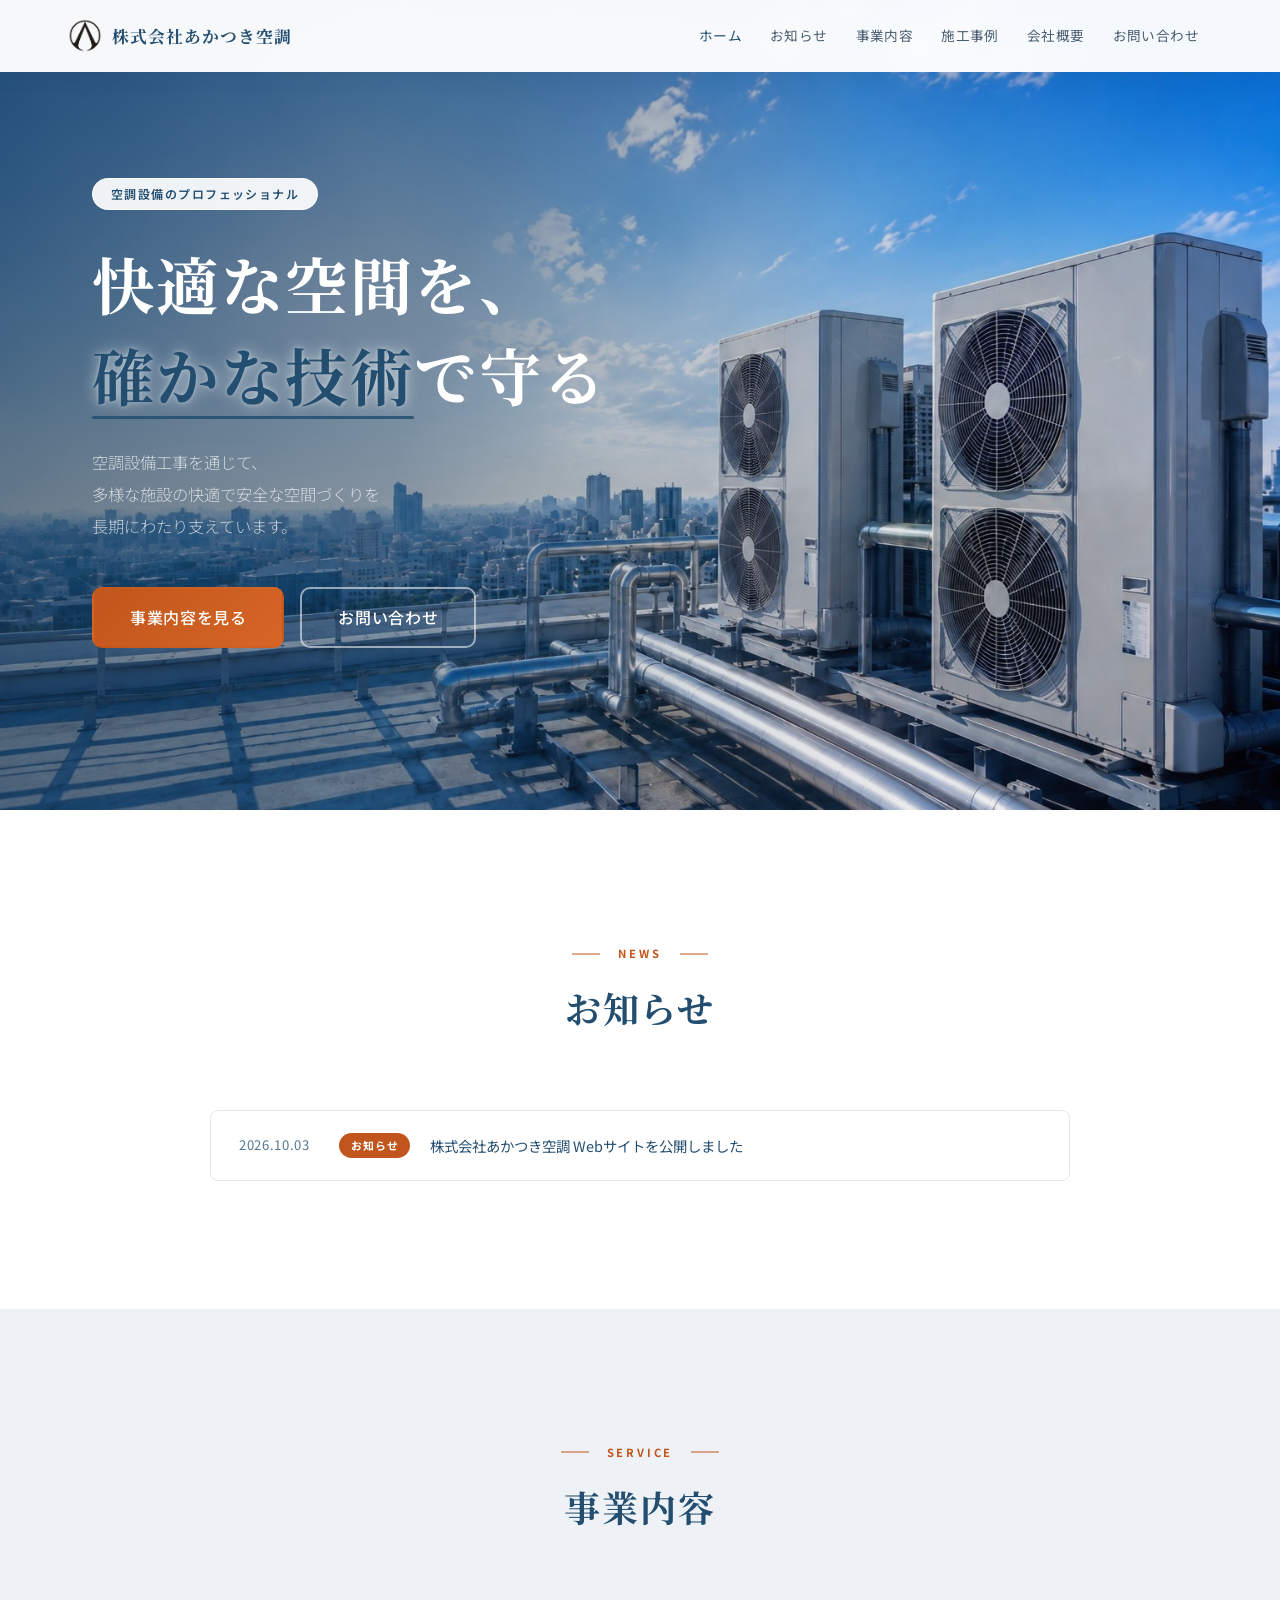
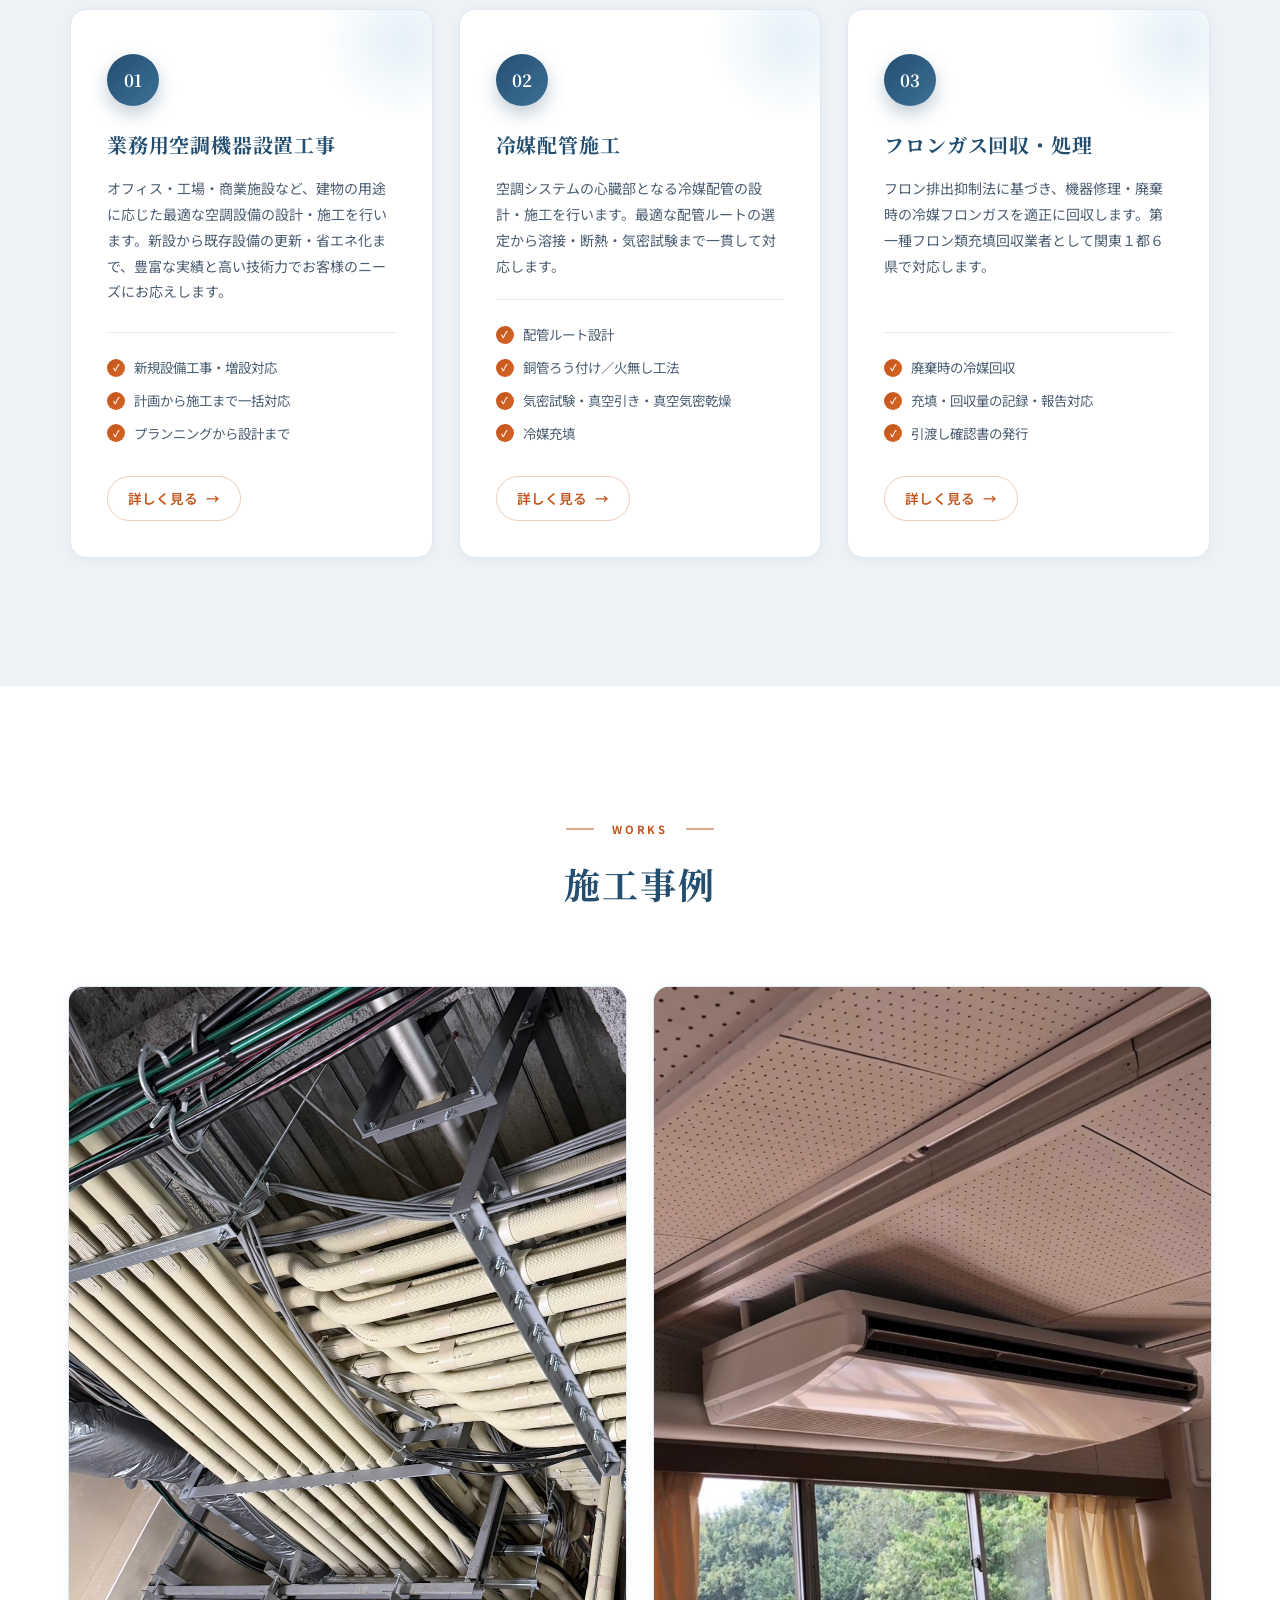
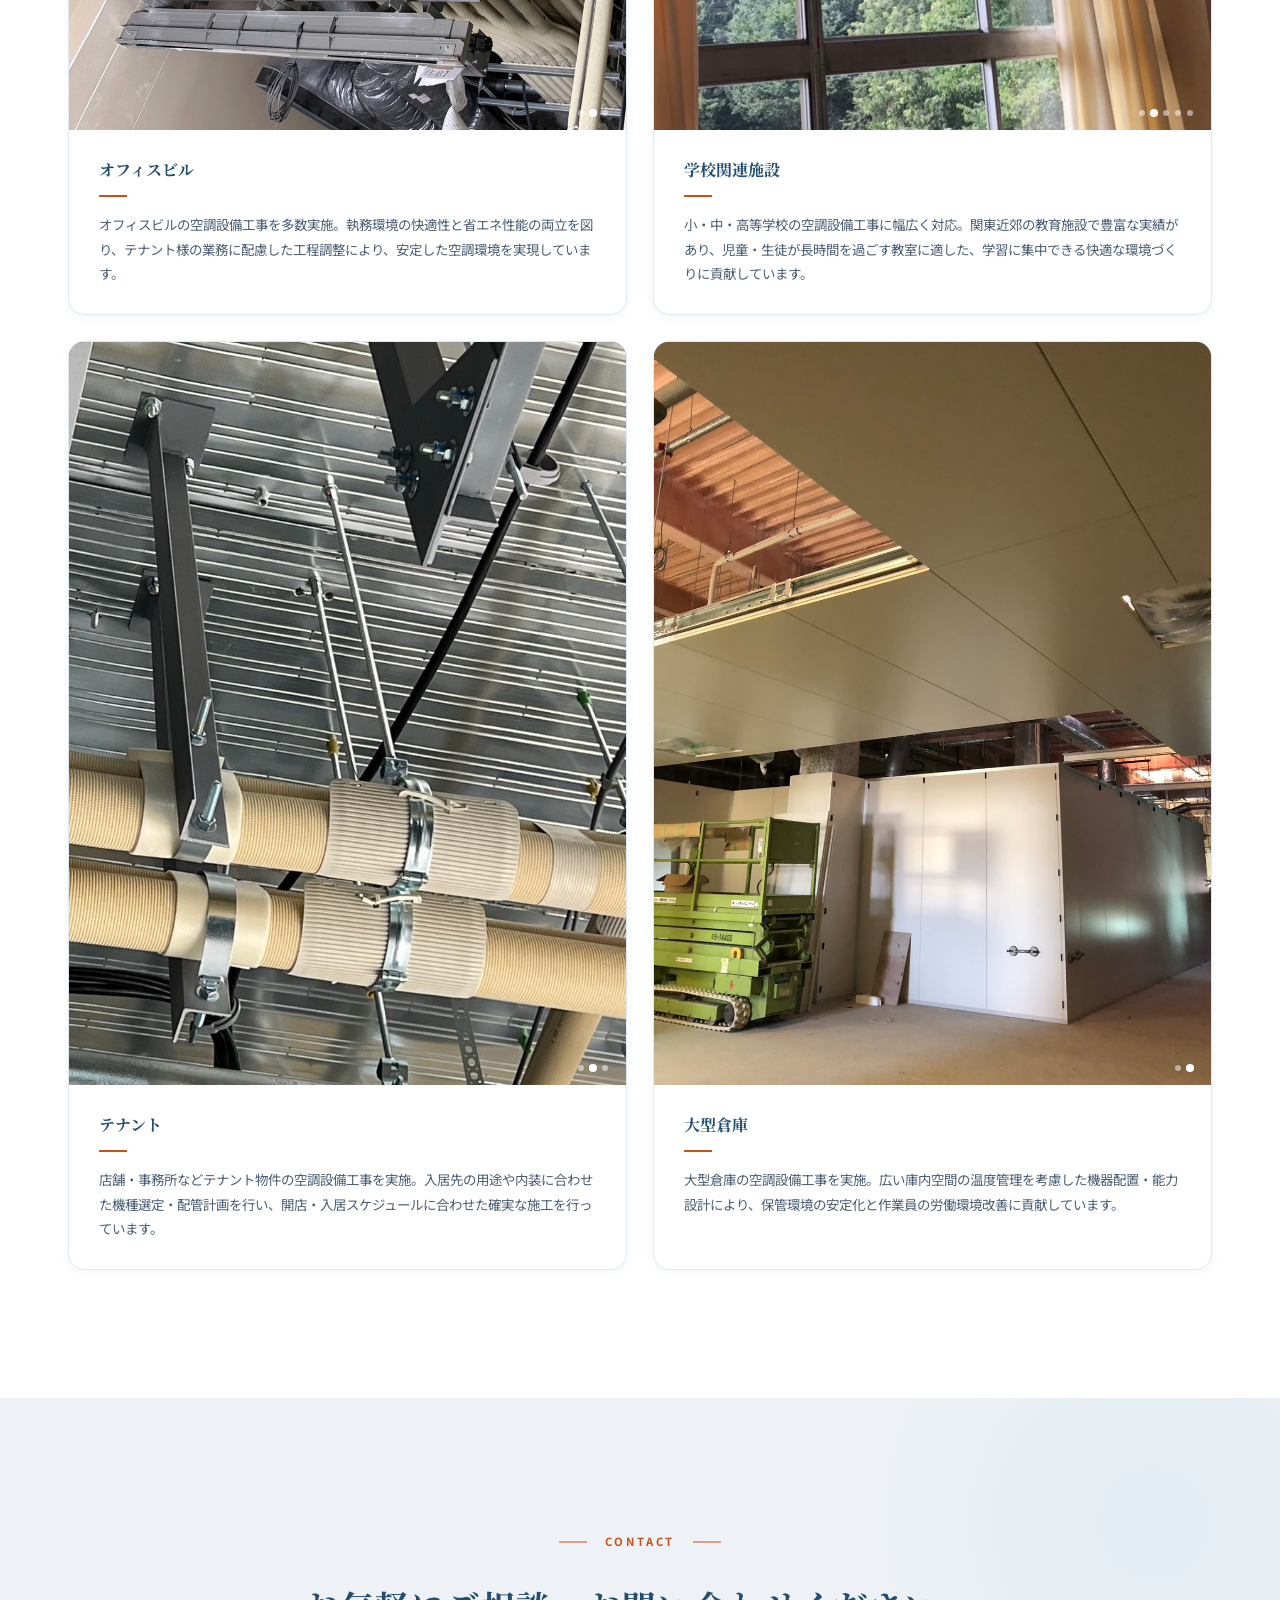
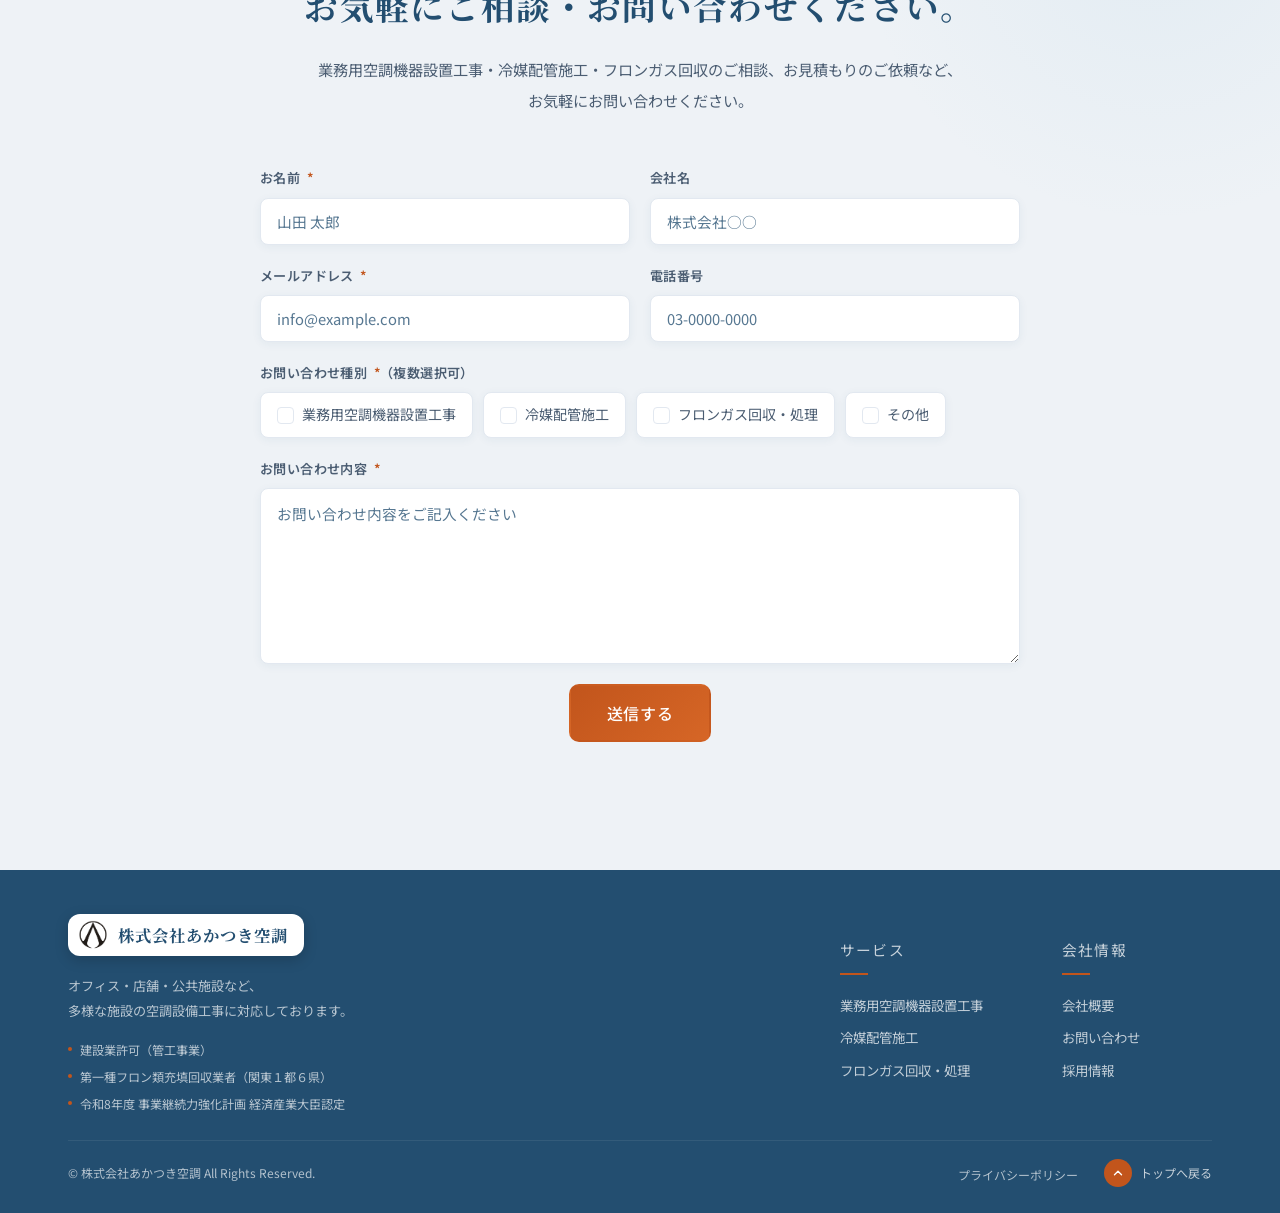
<file: index.html>
<!DOCTYPE html>
<html lang="ja">
<head>
    <meta charset="UTF-8">
    <meta name="viewport" content="width=device-width, initial-scale=1.0">
    <meta name="description" content="株式会社あかつき空調 - 業務用空調機器設置工事・メンテナンスを通じて、多様な施設の快適で安全な空間づくりを長期にわたり支えています。">
    <title>株式会社あかつき空調 | 業務用空調機器設置工事・メンテナンス</title>
    <!-- SEO: 本番公開時は https://example.com を実際のドメインに置き換えてください -->
    <link rel="canonical" href="https://example.com/">
    <meta name="robots" content="index, follow">
    <meta property="og:type" content="website">
    <meta property="og:site_name" content="株式会社あかつき空調">
    <meta property="og:locale" content="ja_JP">
    <meta property="og:title" content="株式会社あかつき空調 | 業務用空調機器設置工事・メンテナンス">
    <meta property="og:description" content="株式会社あかつき空調 - 業務用空調機器設置工事・メンテナンスを通じて、多様な施設の快適で安全な空間づくりを長期にわたり支えています。">
    <meta property="og:url" content="https://example.com/">
    <meta property="og:image" content="https://example.com/images/hero-photo.jpg.jpg">
    <meta name="twitter:card" content="summary_large_image">
    <meta name="twitter:title" content="株式会社あかつき空調 | 業務用空調機器設置工事・メンテナンス">
    <meta name="twitter:description" content="株式会社あかつき空調 - 業務用空調機器設置工事・メンテナンスを通じて、多様な施設の快適で安全な空間づくりを長期にわたり支えています。">
    <meta name="twitter:image" content="https://example.com/images/hero-photo.jpg.jpg">
    <link rel="icon" type="image/svg+xml" href="images/favicon.svg">
    <link rel="stylesheet" href="style.css?v=20260905">
    <link rel="preconnect" href="https://fonts.googleapis.com">
    <link rel="preconnect" href="https://fonts.gstatic.com" crossorigin>
    <link href="https://fonts.googleapis.com/css2?family=Noto+Serif+JP:wght@400;600;700&family=Noto+Sans+JP:wght@300;400;500;700&display=swap" rel="stylesheet">
    <script type="application/ld+json">
    {
        "@context": "https://schema.org",
        "@type": "Organization",
        "name": "株式会社あかつき空調",
        "url": "https://example.com/",
        "logo": "https://example.com/images/favicon.svg",
        "description": "業務用空調機器設置工事・冷媒配管施工・フロンガス回収処理を手がける空調設備の専門会社。",
        "foundingDate": "2025-05-23",
        "founder": {
            "@type": "Person",
            "name": "蝦名暁"
        },
        "areaServed": ["東京都", "埼玉県"]
    }
    </script>
</head>
<body>

    <!-- Header -->
    <header class="header" id="header">
        <div class="header__inner container">
            <a href="#" class="header__logo">
                <span class="logo__icon">
                    <img src="images/会社ロゴ新_透過.png" alt="株式会社あかつき空調" width="34" height="34" class="brand-mark">
                </span>
                <span class="logo__text">
                    <span class="logo__name">株式会社あかつき空調</span>
                </span>
            </a>

            <nav class="header__nav" id="nav">
                <ul class="nav__list">
                    <li><a href="#hero" class="nav__link">ホーム</a></li>
                    <li><a href="#news" class="nav__link">お知らせ</a></li>
                    <li><a href="#services" class="nav__link">事業内容</a></li>
                    <li><a href="#cases" class="nav__link">施工事例</a></li>
                    <li><a href="about.html" class="nav__link">会社概要</a></li>
                    <li><a href="#contact" class="nav__link">お問い合わせ</a></li>
                </ul>
            </nav>

            <button class="hamburger" id="hamburger" aria-label="メニューを開く">
                <span></span>
                <span></span>
                <span></span>
            </button>
        </div>
    </header>

    <main>

        <!-- ========== Hero ========== -->
        <section class="hero" id="hero">
            <div class="hero__bg-photo" aria-hidden="true"></div>
            <div class="hero__overlay" aria-hidden="true"></div>

            <div class="hero__content container">
                <p class="hero__badge fade-in">空調設備のプロフェッショナル</p>
                <h1 class="hero__title fade-in">
                    快適な空間を、<br>
                    <span class="hero__title--accent">確かな技術</span>で守る
                </h1>
                <p class="hero__desc fade-in">
                    空調設備工事を通じて、<br>多様な施設の快適で安全な空間づくりを<br>長期にわたり支えています。
                </p>
                <div class="hero__buttons fade-in">
                    <a href="#services" class="btn btn--primary btn--lg">事業内容を見る</a>
                    <a href="#contact" class="btn btn--outline btn--lg">お問い合わせ</a>
                </div>
            </div>

        </section>

        <!-- ========== News ========== -->
        <section class="news" id="news">
            <div class="container">
                <div class="section-header reveal">
                    <span class="section-label">NEWS</span>
                    <h2 class="section-title">お知らせ</h2>
                </div>
                <ul class="news__list">
                    <li class="news-item reveal">
                        <time class="news-item__date" datetime="2026-10-03">2026.10.03</time>
                        <span class="news-item__cat">お知らせ</span>
                        <span class="news-item__title">株式会社あかつき空調 Webサイトを公開しました</span>
                    </li>
                </ul>
            </div>
        </section>

        <!-- ========== Services ========== -->
        <section class="services" id="services">
            <div class="container">
                <div class="section-header reveal">
                    <span class="section-label">SERVICE</span>
                    <h2 class="section-title">事業内容</h2>
                </div>

                <div class="services__grid">

                    <div class="service-card reveal">
                        <div class="service-card__num">01</div>
                        <h3 class="service-card__title">業務用空調機器設置工事</h3>
                        <p class="service-card__text">オフィス・工場・商業施設など、建物の用途に応じた最適な空調設備の設計・施工を行います。新設から既存設備の更新・省エネ化まで、豊富な実績と高い技術力でお客様のニーズにお応えします。</p>
                        <ul class="service-card__list">
                            <li>新規設備工事・増設対応</li>
                            <li>計画から施工まで一括対応</li>
                            <li>プランニングから設計まで</li>
                        </ul>
                        <a href="service-construction.html" class="service-card__link">詳しく見る <span class="arrow">→</span></a>
                    </div>

                    <div class="service-card reveal">
                        <div class="service-card__num">02</div>
                        <h3 class="service-card__title">冷媒配管施工</h3>
                        <p class="service-card__text">空調システムの心臓部となる冷媒配管の設計・施工を行います。最適な配管ルートの選定から溶接・断熱・気密試験まで一貫して対応します。</p>
                        <ul class="service-card__list">
                            <li>配管ルート設計</li>
                            <li>銅管ろう付け／火無し工法</li>
                            <li>気密試験・真空引き・真空気密乾燥</li>
                            <li>冷媒充填</li>
                        </ul>
                        <a href="service-maintenance.html" class="service-card__link">詳しく見る <span class="arrow">→</span></a>
                    </div>

                    <div class="service-card reveal">
                        <div class="service-card__num">03</div>
                        <h3 class="service-card__title">フロンガス回収・処理</h3>
                        <p class="service-card__text">フロン排出抑制法に基づき、機器修理・廃棄時の冷媒フロンガスを適正に回収します。第一種フロン類充填回収業者として関東１都６県で対応します。</p>
                        <ul class="service-card__list">
                            <li>廃棄時の冷媒回収</li>
                            <li>充填・回収量の記録・報告対応</li>
                            <li>引渡し確認書の発行</li>
                        </ul>
                        <a href="service-freon.html" class="service-card__link">詳しく見る <span class="arrow">→</span></a>
                    </div>

                </div>
            </div>
        </section>

        <!-- ========== Cases ========== -->
        <section class="cases" id="cases">
            <div class="container">
                <div class="section-header reveal">
                    <span class="section-label">WORKS</span>
                    <h2 class="section-title">施工事例</h2>
                </div>

                <div class="cases__grid">

                    <article class="case-card reveal">
                        <div class="case-card__thumb case-card__thumb--office" data-slider>
                            <img class="case-card__thumb-slide" src="images/❶新オフィス.jpg" alt="オフィスビルの業務用空調機器設置工事" loading="lazy">
                            <img class="case-card__thumb-slide" src="images/❷新オフィス.jpg" alt="オフィスビルの業務用空調機器設置工事" loading="lazy">
                            <img class="case-card__thumb-slide" src="images/❹新オフィス.jpg" alt="オフィスビルの業務用空調機器設置工事" loading="lazy">
                            <div class="case-card__thumb-dots" data-dots></div>
                        </div>
                        <div class="case-card__body">
                            <h3 class="case-card__title">オフィスビル</h3>
                            <p class="case-card__text">オフィスビルの空調設備工事を多数実施。執務環境の快適性と省エネ性能の両立を図り、テナント様の業務に配慮した工程調整により、安定した空調環境を実現しています。</p>
                        </div>
                    </article>

                    <article class="case-card reveal">
                        <div class="case-card__thumb case-card__thumb--school" data-slider>
                            <img class="case-card__thumb-slide" src="images/❶新学校関連施設.jpg" alt="学校施設の業務用空調機器設置工事" loading="lazy">
                            <img class="case-card__thumb-slide" src="images/❷新学校関連施設.jpg" alt="学校施設の業務用空調機器設置工事" loading="lazy">
                            <img class="case-card__thumb-slide" src="images/❸新学校関連施設.jpg" alt="学校施設の業務用空調機器設置工事" loading="lazy">
                            <img class="case-card__thumb-slide" src="images/❹新学校関連施設.jpg" alt="学校施設の業務用空調機器設置工事" loading="lazy">
                            <img class="case-card__thumb-slide" src="images/❺新学校関連施設.jpg" alt="学校施設の業務用空調機器設置工事" loading="lazy">
                            <div class="case-card__thumb-dots" data-dots></div>
                        </div>
                        <div class="case-card__body">
                            <h3 class="case-card__title">学校関連施設</h3>
                            <p class="case-card__text">小・中・高等学校の空調設備工事に幅広く対応。関東近郊の教育施設で豊富な実績があり、児童・生徒が長時間を過ごす教室に適した、学習に集中できる快適な環境づくりに貢献しています。</p>
                        </div>
                    </article>

                    <article class="case-card reveal">
                        <div class="case-card__thumb case-card__thumb--tenant" data-slider>
                            <img class="case-card__thumb-slide" src="images/❶新テナント.jpg" alt="テナント物件の業務用空調機器設置工事" loading="lazy">
                            <img class="case-card__thumb-slide" src="images/❷新テナント.jpg" alt="テナント物件の業務用空調機器設置工事" loading="lazy">
                            <img class="case-card__thumb-slide" src="images/❸新テナント.jpg" alt="テナント物件の業務用空調機器設置工事" loading="lazy">
                            <div class="case-card__thumb-dots" data-dots></div>
                        </div>
                        <div class="case-card__body">
                            <h3 class="case-card__title">テナント</h3>
                            <p class="case-card__text">店舗・事務所などテナント物件の空調設備工事を実施。入居先の用途や内装に合わせた機種選定・配管計画を行い、開店・入居スケジュールに合わせた確実な施工を行っています。</p>
                        </div>
                    </article>

                    <article class="case-card reveal">
                        <div class="case-card__thumb case-card__thumb--warehouse" data-slider>
                            <img class="case-card__thumb-slide" src="images/❶新大型倉庫.jpg" alt="大型倉庫の業務用空調機器設置工事" loading="lazy">
                            <img class="case-card__thumb-slide" src="images/❷新大型倉庫.jpg" alt="大型倉庫の業務用空調機器設置工事" loading="lazy">
                            <div class="case-card__thumb-dots" data-dots></div>
                        </div>
                        <div class="case-card__body">
                            <h3 class="case-card__title">大型倉庫</h3>
                            <p class="case-card__text">大型倉庫の空調設備工事を実施。広い庫内空間の温度管理を考慮した機器配置・能力設計により、保管環境の安定化と作業員の労働環境改善に貢献しています。</p>
                        </div>
                    </article>

                </div>
            </div>
        </section>

        <!-- ========== Contact ========== -->
        <section class="contact" id="contact">
            <div class="contact__glow"></div>
            <div class="container">
                <div class="contact__inner reveal">
                    <span class="section-label">CONTACT</span>
                    <h2 class="contact__title">お気軽にご相談・お問い合わせください。</h2>
                    <p class="contact__desc">
                        業務用空調機器設置工事・冷媒配管施工・フロンガス回収のご相談、お見積もりのご依頼など、<br class="pc-only">
                        お気軽にお問い合わせください。
                    </p>

                    <form class="contact__form" novalidate>
                        <div class="contact__form-row">
                            <div class="contact__form-group">
                                <label class="contact__label" for="cf-name">お名前 <span class="contact__required">*</span></label>
                                <input class="contact__input" type="text" id="cf-name" name="name" placeholder="山田 太郎">
                            </div>
                            <div class="contact__form-group">
                                <label class="contact__label" for="cf-company">会社名</label>
                                <input class="contact__input" type="text" id="cf-company" name="company" placeholder="株式会社○○">
                            </div>
                        </div>
                        <div class="contact__form-row">
                            <div class="contact__form-group">
                                <label class="contact__label" for="cf-email">メールアドレス <span class="contact__required">*</span></label>
                                <input class="contact__input" type="email" id="cf-email" name="email" placeholder="info@example.com">
                            </div>
                            <div class="contact__form-group">
                                <label class="contact__label" for="cf-tel">電話番号</label>
                                <input class="contact__input" type="tel" id="cf-tel" name="tel" placeholder="03-0000-0000">
                            </div>
                        </div>
                        <div class="contact__form-group">
                            <span class="contact__label" id="cf-type-label">お問い合わせ種別 <span class="contact__required">*</span>（複数選択可）</span>
                            <div class="contact__checkbox-group" id="cf-type" role="group" aria-labelledby="cf-type-label">
                                <label class="contact__checkbox">
                                    <input type="checkbox" class="contact__checkbox-input" value="業務用空調機器設置工事">
                                    <span>業務用空調機器設置工事</span>
                                </label>
                                <label class="contact__checkbox">
                                    <input type="checkbox" class="contact__checkbox-input" value="冷媒配管施工">
                                    <span>冷媒配管施工</span>
                                </label>
                                <label class="contact__checkbox">
                                    <input type="checkbox" class="contact__checkbox-input" value="フロンガス回収・処理">
                                    <span>フロンガス回収・処理</span>
                                </label>
                                <label class="contact__checkbox">
                                    <input type="checkbox" class="contact__checkbox-input" value="その他">
                                    <span>その他</span>
                                </label>
                            </div>
                            <input type="hidden" name="type" id="cf-type-value">
                        </div>
                        <div class="contact__form-group">
                            <label class="contact__label" for="cf-message">お問い合わせ内容 <span class="contact__required">*</span></label>
                            <textarea class="contact__textarea" id="cf-message" name="message" rows="6" placeholder="お問い合わせ内容をご記入ください"></textarea>
                        </div>
                        <div class="contact__form-submit">
                            <button type="submit" class="btn btn--primary btn--lg">送信する</button>
                        </div>
                    </form>
                </div>
            </div>
        </section>

    </main>

    <!-- ========== Footer ========== -->
    <footer class="footer">
        <div class="container">
            <div class="footer__main">
                <div class="footer__brand">
                    <a href="#" class="footer__logo">
                        <img src="images/会社ロゴ新_透過.png" alt="株式会社あかつき空調" width="30" height="30" class="brand-mark">
                        <span class="footer__logo-text">
                            <span class="footer__logo-name">株式会社あかつき空調</span>
                        </span>
                    </a>
                    <p class="footer__desc">オフィス・店舗・公共施設など、<br>多様な施設の空調設備工事に対応しております。</p>
                    <ul class="footer__license-list">
                        <li>建設業許可（管工事業）</li>
                        <li>第一種フロン類充填回収業者（関東１都６県）</li>
                        <li>令和8年度 事業継続力強化計画 経済産業大臣認定</li>
                    </ul>
                </div>

                <nav class="footer__nav">
                    <div class="footer__col">
                        <h4 class="footer__col-title">サービス</h4>
                        <ul>
                            <li><a href="service-construction.html">業務用空調機器設置工事</a></li>
                            <li><a href="service-maintenance.html">冷媒配管施工</a></li>
                            <li><a href="service-freon.html">フロンガス回収・処理</a></li>
                        </ul>
                    </div>
                    <div class="footer__col">
                        <h4 class="footer__col-title">会社情報</h4>
                        <ul>
                            <li><a href="about.html#message">会社概要</a></li>
                            <li><a href="#contact">お問い合わせ</a></li>
                            <li><a href="recruit.html">採用情報</a></li>
                        </ul>
                    </div>
                </nav>
            </div>

            <div class="footer__bottom">
                <p class="footer__copy">&copy; 株式会社あかつき空調 All Rights Reserved.</p>
                <div class="footer__bottom-right">
                    <ul class="footer__links">
                        <li><a href="privacy.html">プライバシーポリシー</a></li>
                    </ul>
                    <a href="#hero" class="footer__totop">
                        <span class="footer__totop-icon" aria-hidden="true">
                            <svg viewBox="0 0 24 24" fill="none" stroke="currentColor" stroke-width="2.4" stroke-linecap="round" stroke-linejoin="round">
                                <polyline points="6 15 12 9 18 15"></polyline>
                            </svg>
                        </span>
                        トップへ戻る
                    </a>
                </div>
            </div>
        </div>
    </footer>

    <script src="script.js?v=20260905"></script>
</body>
</html>
</file>
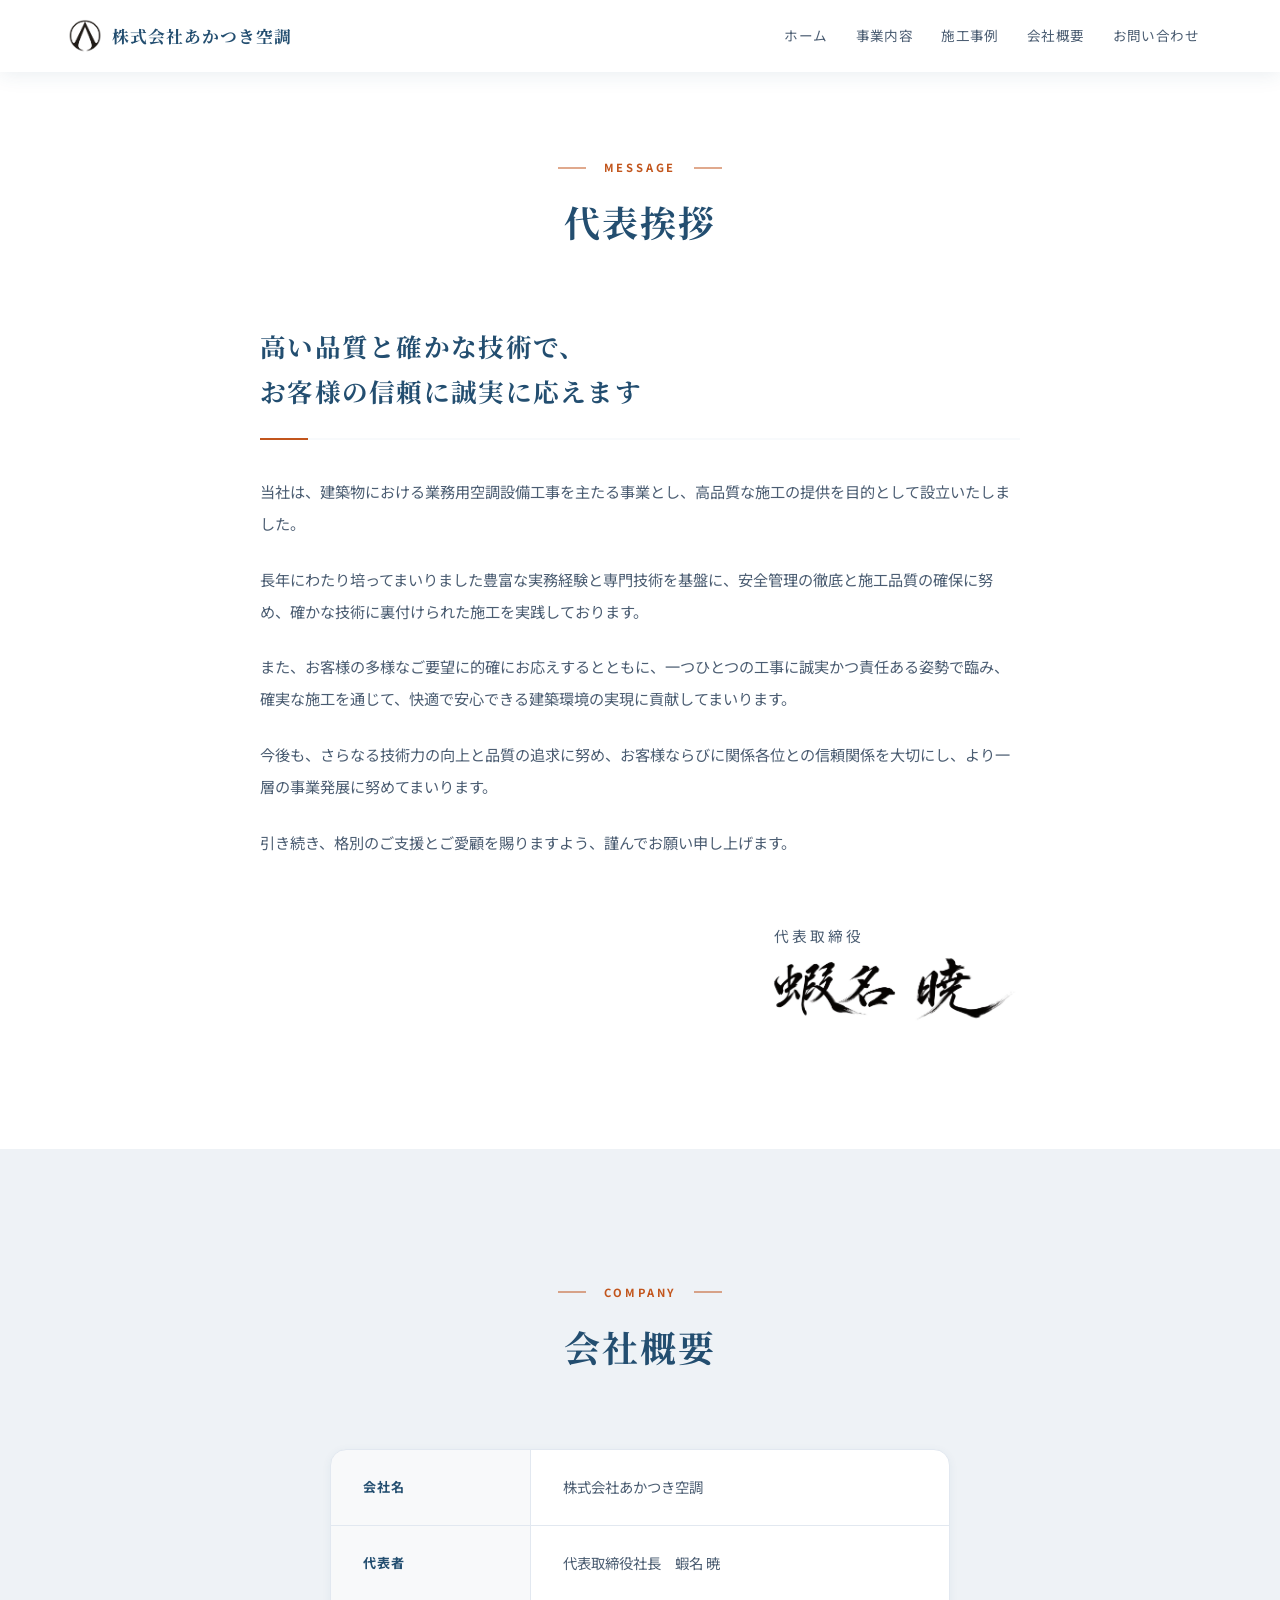
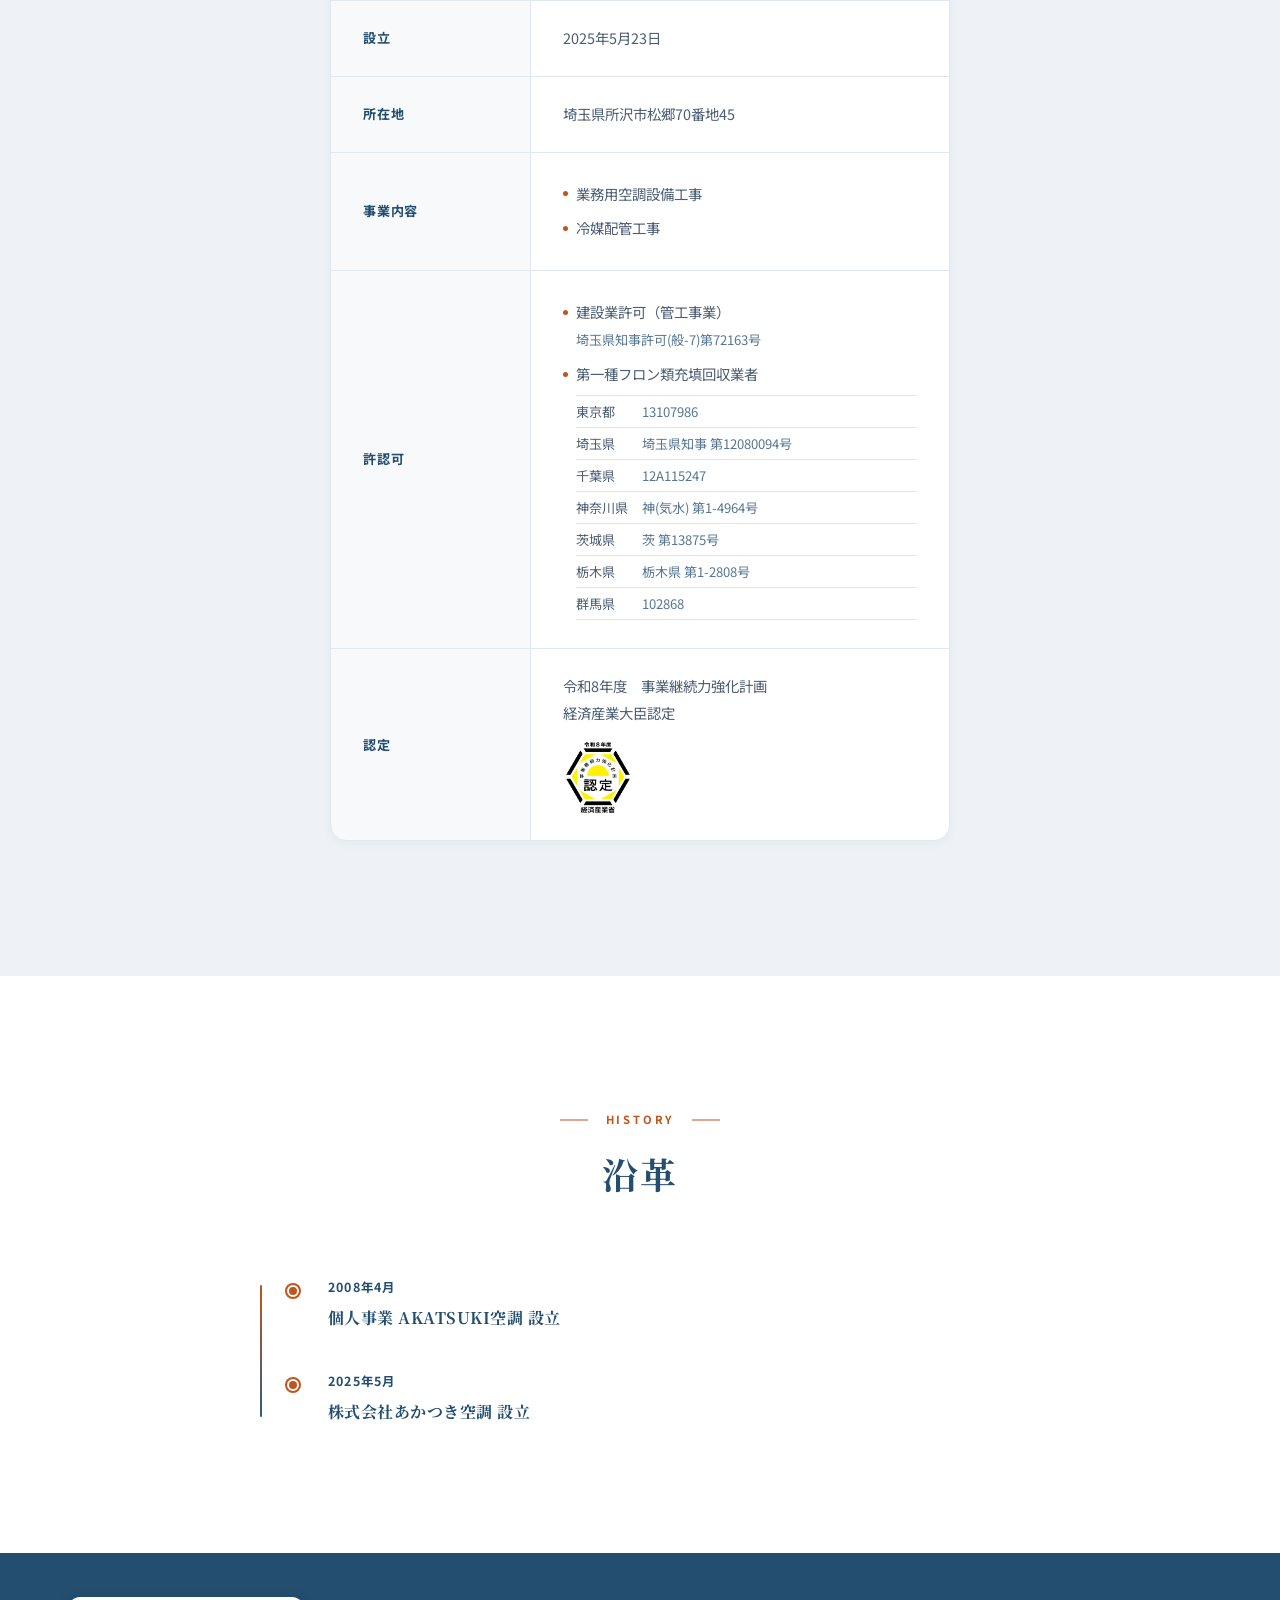
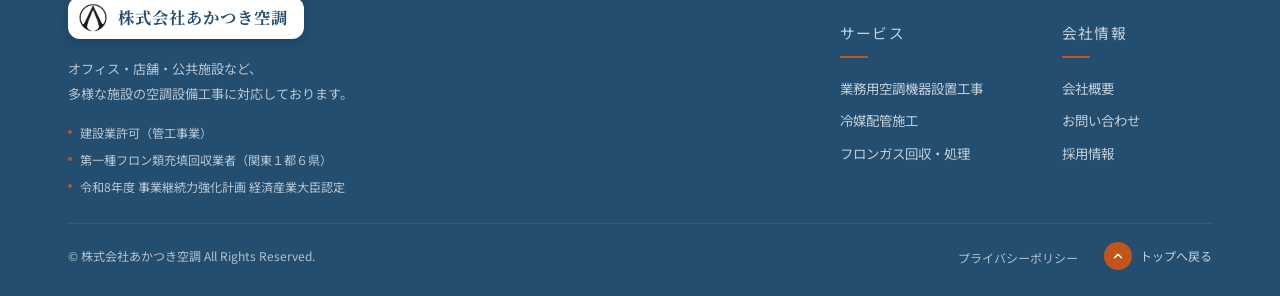
<file: about.html>
<!DOCTYPE html>
<html lang="ja">
<head>
    <meta charset="UTF-8">
    <meta name="viewport" content="width=device-width, initial-scale=1.0">
    <meta name="description" content="株式会社あかつき空調の会社情報。代表挨拶・会社概要・沿革をご紹介します。業務用空調機器設置工事・メンテナンスで地域の快適な空間づくりを支えています。">
    <title>会社概要 | 株式会社あかつき空調</title>
    <!-- SEO: 本番公開時は https://example.com を実際のドメインに置き換えてください -->
    <link rel="canonical" href="https://example.com/about.html">
    <meta name="robots" content="index, follow">
    <meta property="og:type" content="website">
    <meta property="og:site_name" content="株式会社あかつき空調">
    <meta property="og:locale" content="ja_JP">
    <meta property="og:title" content="会社概要 | 株式会社あかつき空調">
    <meta property="og:description" content="株式会社あかつき空調の会社情報。代表挨拶・会社概要・沿革をご紹介します。業務用空調機器設置工事・メンテナンスで地域の快適な空間づくりを支えています。">
    <meta property="og:url" content="https://example.com/about.html">
    <meta property="og:image" content="https://example.com/images/オフィス①.jpg">
    <meta name="twitter:card" content="summary_large_image">
    <meta name="twitter:title" content="会社概要 | 株式会社あかつき空調">
    <meta name="twitter:description" content="株式会社あかつき空調の会社情報。代表挨拶・会社概要・沿革をご紹介します。業務用空調機器設置工事・メンテナンスで地域の快適な空間づくりを支えています。">
    <meta name="twitter:image" content="https://example.com/images/オフィス①.jpg">
    <link rel="icon" type="image/svg+xml" href="images/favicon.svg">
    <script type="application/ld+json">
    {
        "@context": "https://schema.org",
        "@type": "BreadcrumbList",
        "itemListElement": [
            {"@type": "ListItem", "position": 1, "name": "ホーム", "item": "https://example.com/"},
            {"@type": "ListItem", "position": 2, "name": "会社概要", "item": "https://example.com/about.html"}
        ]
    }
    </script>
    <link rel="stylesheet" href="style.css?v=20260905">
    <link rel="preconnect" href="https://fonts.googleapis.com">
    <link rel="preconnect" href="https://fonts.gstatic.com" crossorigin>
    <link href="https://fonts.googleapis.com/css2?family=Noto+Serif+JP:wght@400;600;700&family=Noto+Sans+JP:wght@300;400;500;700&family=Yuji+Mai&display=swap" rel="stylesheet">
    <style>
        @font-face {
            font-family: 'KouzanGyousho';
            src: url('fonts/KouzanGyousho-subset.woff2') format('woff2');
            font-weight: 400;
            font-style: normal;
            font-display: swap;
        }
        /* ========== Message (代表挨拶) ========== */
        .message {
            padding-top: calc(var(--header) + 80px);
            padding-bottom: 120px;
            background: var(--white);
        }
        .message__body {
            max-width: 760px;
            margin: 0 auto;
        }
        .message__heading {
            font-family: var(--serif);
            font-size: clamp(1.25rem, 2.5vw, 1.6rem);
            font-weight: 700;
            color: var(--navy);
            letter-spacing: .05em;
            line-height: 1.75;
            margin-bottom: 36px;
            padding-bottom: 24px;
            border-bottom: 2px solid var(--bg);
            position: relative;
        }
        .message__heading::after {
            content: '';
            position: absolute;
            bottom: -2px;
            left: 0;
            width: 48px;
            height: 2px;
            background: var(--orange);
        }
        .message__text {
            font-size: .95rem;
            color: var(--text-2);
            line-height: 2.1;
            margin-bottom: 24px;
        }
        .message__sign {
            width: 260px;
            max-width: 60%;
            margin: 64px 0 0 auto;
        }
        .message__sign-title {
            /* 画像左の余白ぶん(幅の5.5%)内側に寄せて「蝦」の書き出しに揃え、上側の余白ぶん詰めてサインに近づける */
            margin: 0 0 -6px;
            padding-left: 5.5%;
            font-size: .92rem;
            color: var(--text-2);
            letter-spacing: .2em;
        }
        .message__sign-img {
            display: block;
            width: 100%;
            height: auto;
            mix-blend-mode: multiply;
        }

        /* ========== Company Info (会社概要) ========== */
        .company {
            padding: 128px 0;
            background: var(--bg-2);
        }
        .company .container { text-align: center; }
        .company__table-wrap {
            display: inline-block;
            width: 100%;
            max-width: 620px;
            text-align: left;
            background: var(--white);
            border-radius: var(--r-lg);
            border: 1px solid var(--border);
            overflow: hidden;
            box-shadow: var(--sh-sm);
        }
        .company__table {
            width: 100%;
            /* separate+spacing:0 にすることで overflow:hidden の角丸クリップが正常動作する */
            border-collapse: separate;
            border-spacing: 0;
        }
        .company__table tr:hover { background: rgba(127,184,214,.06); }
        .company__table th,
        .company__table td {
            border-bottom: 1px solid var(--border);
            transition: background var(--ease);
        }
        .company__table tr:last-child th,
        .company__table tr:last-child td { border-bottom: none; }
        .company__table th {
            width: 200px;
            padding: 24px 32px;
            text-align: left;
            font-size: .82rem;
            font-weight: 700;
            color: var(--navy);
            letter-spacing: .06em;
            background: rgba(35,78,112,.03);
            border-right: 1px solid var(--border);
            white-space: nowrap;
            vertical-align: middle;
        }
        .company__table td {
            padding: 24px 32px;
            font-size: .9rem;
            color: var(--text-2);
            line-height: 1.85;
            vertical-align: middle;
        }
        .company__table td strong {
            color: var(--text);
            font-weight: 600;
        }
        .company__license-list {
            list-style: none;
            padding: 0;
            margin: 0;
        }
        .company__license-list li {
            padding: 4px 0;
            display: flex;
            align-items: flex-start;
            gap: 8px;
        }
        .company__license-list li::before {
            content: '';
            width: 5px;
            height: 5px;
            border-radius: 50%;
            background: var(--orange);
            margin-top: 11px;
            flex-shrink: 0;
        }
        .company__license-list li.is-single {
            align-items: center;
        }
        .company__license-list li.is-single::before {
            margin-top: 0;
        }
        .company__license-sub {
            display: block;
            font-size: .82rem;
            color: var(--gray);
            margin-top: 3px;
        }
        .company__license-sub + .company__license-sub {
            margin-top: 1px;
        }

        .company__license-body { flex: 1; min-width: 0; }
        .company__license-regs {
            display: grid;
            grid-template-columns: max-content 1fr;
            margin: 8px 0 0;
            border-top: 1px solid var(--border);
            font-size: .82rem;
            line-height: 1.6;
        }
        .company__license-regs div { display: contents; }
        .company__license-regs dt,
        .company__license-regs dd {
            padding: 5px 0;
            border-bottom: 1px solid var(--border);
        }
        .company__license-regs dt {
            padding-right: 14px;
            color: var(--text-2);
            font-weight: 400;
        }
        .company__license-regs dd {
            margin: 0;
            color: var(--gray);
            font-variant-numeric: tabular-nums;
            white-space: nowrap;
        }

        /* ========== History (沿革) ========== */
        .history {
            padding: 128px 0;
            background: var(--white);
        }
        .history__timeline {
            max-width: 760px;
            margin: 0 auto;
            position: relative;
            padding-left: 32px;
        }
        .history__timeline::before {
            content: '';
            position: absolute;
            left: 0;
            top: 8px;
            bottom: 8px;
            width: 2px;
            background: linear-gradient(to bottom, var(--orange), var(--navy-2));
            border-radius: 2px;
        }
        .history__item {
            position: relative;
            padding: 0 0 40px 36px;
        }
        .history__item:last-child { padding-bottom: 0; }
        .history__item::before {
            content: '';
            position: absolute;
            left: -5px;
            top: 8px;
            width: 12px;
            height: 12px;
            border-radius: 50%;
            background: var(--orange);
            border: 2px solid var(--white);
            box-shadow: 0 0 0 2px var(--orange);
        }
        .history__year {
            font-size: .78rem;
            font-weight: 700;
            color: var(--navy);
            letter-spacing: .1em;
            margin-bottom: 6px;
        }
        .history__event {
            font-family: var(--serif);
            font-size: 1rem;
            font-weight: 700;
            color: var(--navy);
            letter-spacing: .03em;
        }

        /* ========== Certification row ========== */
        .company__cert-row {
            display: flex;
            flex-direction: column;
            align-items: flex-start;
            gap: 12px;
        }
        .company__cert-logo {
            width: 70px;
            height: auto;
            display: block;
        }

        /* ========== Responsive ========== */
        @media (max-width: 768px) {
            .message {
                padding-top: calc(var(--header) + 48px);
                padding-bottom: 72px;
            }
            .company,
            .history { padding: 72px 0; }

            .company__table th {
                width: 120px;
                padding: 18px 20px;
                font-size: .78rem;
            }
            .company__table td { padding: 18px 20px; font-size: .87rem; }
        }

        @media (max-width: 480px) {
            .company__table th,
            .company__table td { padding: 14px 16px; }
            .company__table th { width: 84px; font-size: .75rem; }
            .company__license-regs {
                margin-left: -13px;
                font-size: .76rem;
            }
            .company__license-regs dt { padding-left: 6px; padding-right: 10px; }
        }
    </style>
</head>
<body>

    <!-- Header -->
    <header class="header header--light" id="header">
        <div class="header__inner container">
            <a href="index.html" class="header__logo">
                <span class="logo__icon">
                    <img src="images/会社ロゴ新_透過.png" alt="株式会社あかつき空調" width="34" height="34" class="brand-mark">
                </span>
                <span class="logo__text">
                    <span class="logo__name">株式会社あかつき空調</span>
                </span>
            </a>

            <nav class="header__nav" id="nav">
                <ul class="nav__list">
                    <li><a href="index.html#hero" class="nav__link">ホーム</a></li>
                    <li><a href="index.html#services" class="nav__link">事業内容</a></li>
                    <li><a href="index.html#cases" class="nav__link">施工事例</a></li>
                    <li><a href="about.html" class="nav__link nav__link--active">会社概要</a></li>
                    <li><a href="index.html#contact" class="nav__link">お問い合わせ</a></li>
                </ul>
            </nav>

            <button class="hamburger" id="hamburger" aria-label="メニューを開く">
                <span></span>
                <span></span>
                <span></span>
            </button>
        </div>
    </header>

    <main>

        <h1 class="visually-hidden">会社概要 | 株式会社あかつき空調</h1>

        <!-- ========== 代表挨拶 ========== -->
        <section class="message" id="message">
            <div class="container">
                <div class="section-header reveal">
                    <span class="section-label">MESSAGE</span>
                    <h2 class="section-title">代表挨拶</h2>
                </div>

                <div class="message__body reveal">
                    <h2 class="message__heading">
                        高い品質と確かな技術で、<br>
                        お客様の信頼に誠実に応えます
                    </h2>
                    <p class="message__text">
                        当社は、建築物における業務用空調設備工事を主たる事業とし、高品質な施工の提供を目的として設立いたしました。
                    </p>
                    <p class="message__text">
                        長年にわたり培ってまいりました豊富な実務経験と専門技術を基盤に、安全管理の徹底と施工品質の確保に努め、確かな技術に裏付けられた施工を実践しております。
                    </p>
                    <p class="message__text">
                        また、お客様の多様なご要望に的確にお応えするとともに、一つひとつの工事に誠実かつ責任ある姿勢で臨み、確実な施工を通じて、快適で安心できる建築環境の実現に貢献してまいります。
                    </p>
                    <p class="message__text">
                        今後も、さらなる技術力の向上と品質の追求に努め、お客様ならびに関係各位との信頼関係を大切にし、より一層の事業発展に努めてまいります。
                    </p>
                    <p class="message__text">
                        引き続き、格別のご支援とご愛顧を賜りますよう、謹んでお願い申し上げます。
                    </p>
                    <div class="message__sign">
                        <p class="message__sign-title">代表取締役</p>
                        <img src="images/新サイン.jpg" alt="蝦名 暁" class="message__sign-img">
                    </div>
                </div>
            </div>
        </section>

        <!-- ========== 会社概要 ========== -->
        <section class="company" id="company">
            <div class="container">
                <div class="section-header reveal">
                    <span class="section-label">COMPANY</span>
                    <h2 class="section-title">会社概要</h2>
                </div>

                <div class="company__table-wrap reveal">
                    <table class="company__table">
                        <tbody>
                            <tr>
                                <th scope="row">会社名</th>
                                <td>株式会社あかつき空調</td>
                            </tr>
                            <tr>
                                <th scope="row">代表者</th>
                                <td>代表取締役社長　蝦名 暁</td>
                            </tr>
                            <tr>
                                <th scope="row">設立</th>
                                <td>2025年5月23日</td>
                            </tr>
                            <tr>
                                <th scope="row">所在地</th>
                                <td>埼玉県所沢市松郷70番地45</td>
                            </tr>
                            <tr>
                                <th scope="row">事業内容</th>
                                <td>
                                    <ul class="company__license-list">
                                        <li class="is-single">業務用空調設備工事</li>
                                        <li class="is-single">冷媒配管工事</li>
                                    </ul>
                                </td>
                            </tr>
                            <tr>
                                <th scope="row">許認可</th>
                                <td>
                                    <ul class="company__license-list">
                                        <li>
                                            <span>
                                                建設業許可（管工事業）
                                                <span class="company__license-sub">埼玉県知事許可(般-7)第72163号</span>
                                            </span>
                                        </li>
                                        <li>
                                            <div class="company__license-body">
                                                第一種フロン類充填回収業者
                                                <dl class="company__license-regs">
                                                    <div><dt>東京都</dt><dd>13107986</dd></div>
                                                    <div><dt>埼玉県</dt><dd>埼玉県知事 第12080094号</dd></div>
                                                    <div><dt>千葉県</dt><dd>12A115247</dd></div>
                                                    <div><dt>神奈川県</dt><dd>神(気水) 第1-4964号</dd></div>
                                                    <div><dt>茨城県</dt><dd>茨 第13875号</dd></div>
                                                    <div><dt>栃木県</dt><dd>栃木県 第1-2808号</dd></div>
                                                    <div><dt>群馬県</dt><dd>102868</dd></div>
                                                </dl>
                                            </div>
                                        </li>
                                    </ul>
                                </td>
                            </tr>
                            <tr>
                                <th scope="row">認定</th>
                                <td>
                                    <div class="company__cert-row">
                                        <span>令和8年度　事業継続力強化計画<br>経済産業大臣認定</span>
                                        <img src="images/認定ロゴ.png" alt="令和8年度事業継続力強化計画認定（経済産業省）" class="company__cert-logo" loading="lazy">
                                    </div>
                                </td>
                            </tr>
                        </tbody>
                    </table>
                </div>
            </div>
        </section>

        <!-- ========== 沿革 ========== -->
        <section class="history" id="history">
            <div class="container">
                <div class="section-header reveal">
                    <span class="section-label">HISTORY</span>
                    <h2 class="section-title">沿革</h2>
                </div>

                <div class="history__timeline reveal">
                    <div class="history__item">
                        <p class="history__year">2008年4月</p>
                        <p class="history__event">個人事業 AKATSUKI空調 設立</p>
                    </div>
                    <div class="history__item">
                        <p class="history__year">2025年5月</p>
                        <p class="history__event">株式会社あかつき空調 設立</p>
                    </div>
                </div>
            </div>
        </section>

    </main>

    <!-- ========== Footer ========== -->
    <footer class="footer">
        <div class="container">
            <div class="footer__main">
                <div class="footer__brand">
                    <a href="index.html" class="footer__logo">
                        <img src="images/会社ロゴ新_透過.png" alt="株式会社あかつき空調" width="30" height="30" class="brand-mark">
                        <span class="footer__logo-text">
                            <span class="footer__logo-name">株式会社あかつき空調</span>
                        </span>
                    </a>
                    <p class="footer__desc">オフィス・店舗・公共施設など、<br>多様な施設の空調設備工事に対応しております。</p>
                    <ul class="footer__license-list">
                        <li>建設業許可（管工事業）</li>
                        <li>第一種フロン類充填回収業者（関東１都６県）</li>
                        <li>令和8年度 事業継続力強化計画 経済産業大臣認定</li>
                    </ul>
                </div>

                <nav class="footer__nav">
                    <div class="footer__col">
                        <h4 class="footer__col-title">サービス</h4>
                        <ul>
                            <li><a href="service-construction.html">業務用空調機器設置工事</a></li>
                            <li><a href="service-maintenance.html">冷媒配管施工</a></li>
                            <li><a href="service-freon.html">フロンガス回収・処理</a></li>
                        </ul>
                    </div>
                    <div class="footer__col">
                        <h4 class="footer__col-title">会社情報</h4>
                        <ul>
                            <li><a href="about.html#message">会社概要</a></li>
                            <li><a href="index.html#contact">お問い合わせ</a></li>
                            <li><a href="recruit.html">採用情報</a></li>
                        </ul>
                    </div>
                </nav>
            </div>

            <div class="footer__bottom">
                <p class="footer__copy">&copy; 株式会社あかつき空調 All Rights Reserved.</p>
                <div class="footer__bottom-right">
                    <ul class="footer__links">
                        <li><a href="privacy.html">プライバシーポリシー</a></li>
                    </ul>
                    <a href="index.html#hero" class="footer__totop">
                        <span class="footer__totop-icon" aria-hidden="true">
                            <svg viewBox="0 0 24 24" fill="none" stroke="currentColor" stroke-width="2.4" stroke-linecap="round" stroke-linejoin="round">
                                <polyline points="6 15 12 9 18 15"></polyline>
                            </svg>
                        </span>
                        トップへ戻る
                    </a>
                </div>
            </div>
        </div>
    </footer>

    <script src="script.js?v=20260905"></script>
</body>
</html>
</file>
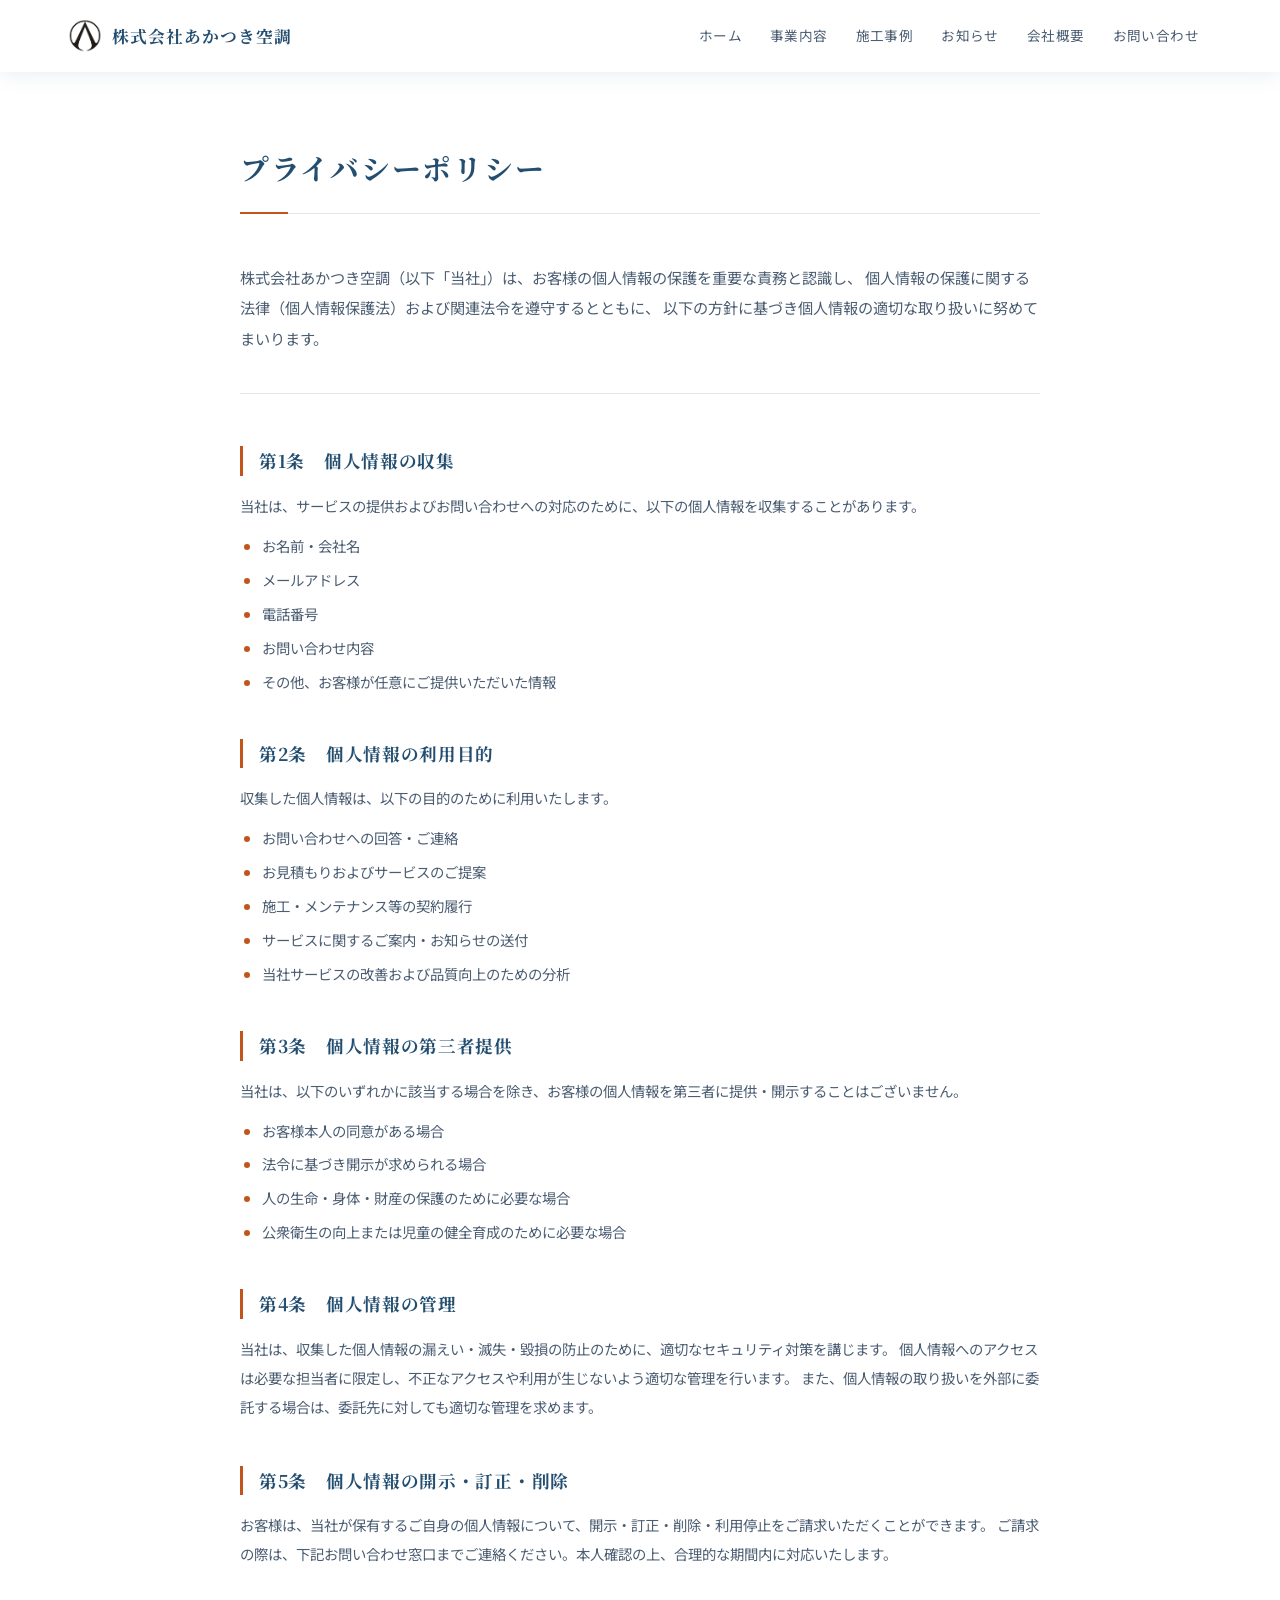
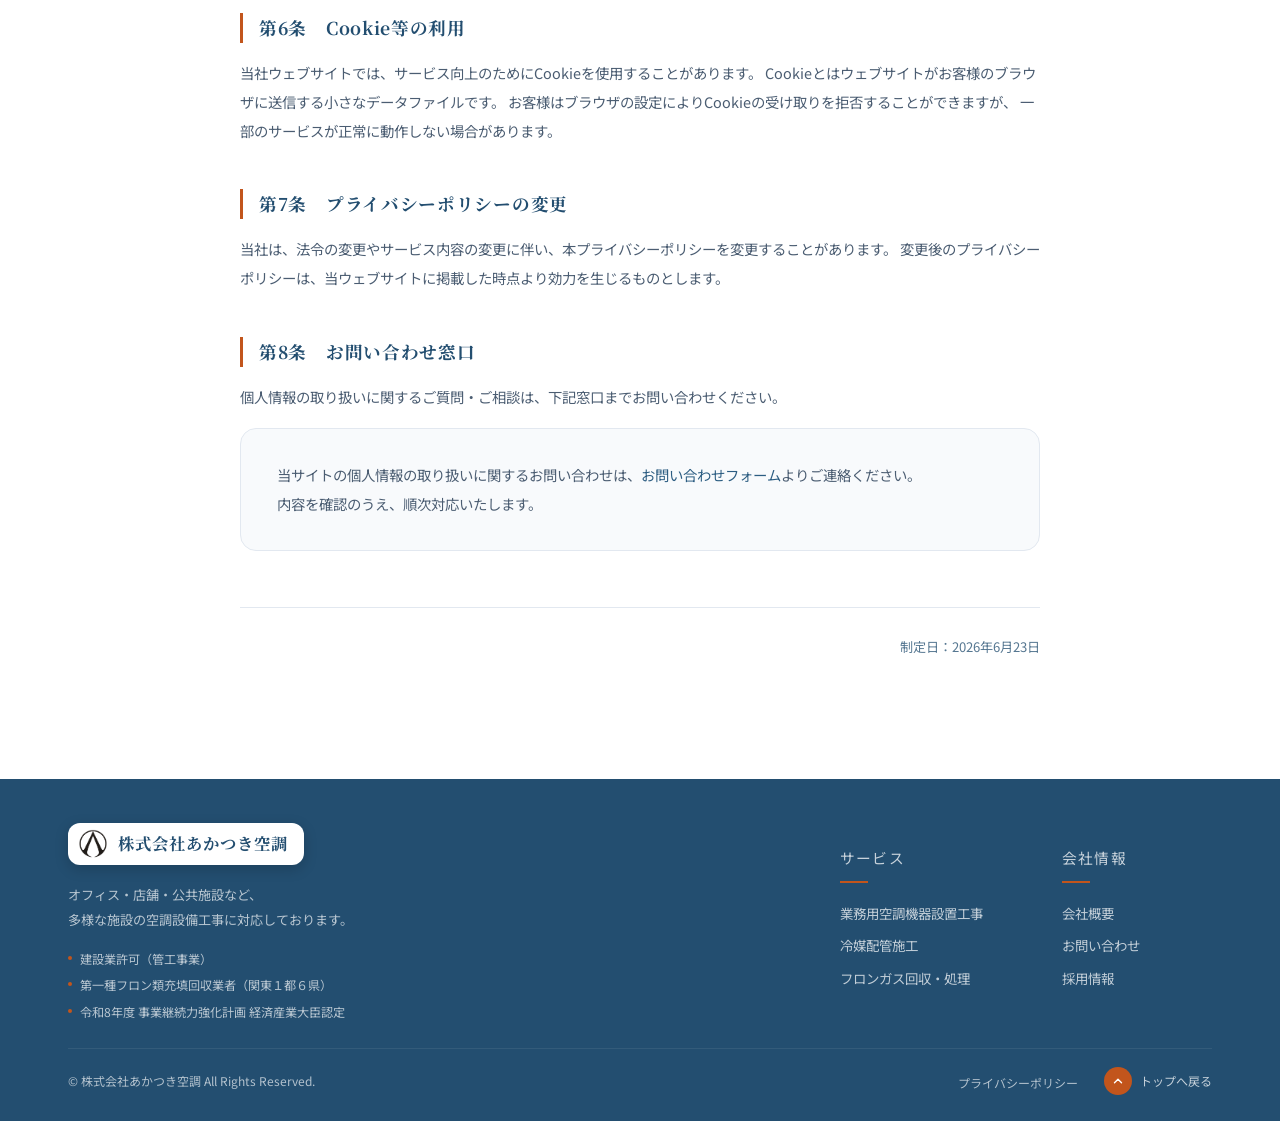
<file: privacy.html>
<!DOCTYPE html>
<html lang="ja">
<head>
    <meta charset="UTF-8">
    <meta name="viewport" content="width=device-width, initial-scale=1.0">
    <meta name="description" content="株式会社あかつき空調のプライバシーポリシーです。個人情報の取り扱いについてご説明します。">
    <title>プライバシーポリシー | 株式会社あかつき空調</title>
    <!-- SEO: 本番公開時は https://example.com を実際のドメインに置き換えてください -->
    <link rel="canonical" href="https://example.com/privacy.html">
    <meta name="robots" content="index, follow">
    <meta property="og:type" content="website">
    <meta property="og:site_name" content="株式会社あかつき空調">
    <meta property="og:locale" content="ja_JP">
    <meta property="og:title" content="プライバシーポリシー | 株式会社あかつき空調">
    <meta property="og:description" content="株式会社あかつき空調のプライバシーポリシーです。個人情報の取り扱いについてご説明します。">
    <meta property="og:url" content="https://example.com/privacy.html">
    <meta property="og:image" content="https://example.com/images/hero-photo.jpg.jpg">
    <meta name="twitter:card" content="summary_large_image">
    <meta name="twitter:title" content="プライバシーポリシー | 株式会社あかつき空調">
    <meta name="twitter:description" content="株式会社あかつき空調のプライバシーポリシーです。個人情報の取り扱いについてご説明します。">
    <meta name="twitter:image" content="https://example.com/images/hero-photo.jpg.jpg">
    <link rel="icon" type="image/svg+xml" href="images/favicon.svg">
    <script type="application/ld+json">
    {
        "@context": "https://schema.org",
        "@type": "BreadcrumbList",
        "itemListElement": [
            {"@type": "ListItem", "position": 1, "name": "ホーム", "item": "https://example.com/"},
            {"@type": "ListItem", "position": 2, "name": "プライバシーポリシー", "item": "https://example.com/privacy.html"}
        ]
    }
    </script>
    <link rel="stylesheet" href="style.css?v=20260905">
    <link rel="preconnect" href="https://fonts.googleapis.com">
    <link rel="preconnect" href="https://fonts.gstatic.com" crossorigin>
    <link href="https://fonts.googleapis.com/css2?family=Noto+Serif+JP:wght@400;600;700&family=Noto+Sans+JP:wght@300;400;500;700&display=swap" rel="stylesheet">
    <style>
        .policy-body {
            padding-top: calc(var(--header) + 72px);
            padding-bottom: 120px;
            background: var(--white);
        }
        .policy-page-title {
            font-family: var(--serif);
            font-size: clamp(1.4rem, 2.5vw, 1.8rem);
            font-weight: 700;
            color: var(--navy);
            letter-spacing: .06em;
            margin-bottom: 48px;
            padding-bottom: 20px;
            border-bottom: 1px solid var(--border);
            position: relative;
        }
        .policy-page-title::after {
            content: '';
            position: absolute;
            bottom: -1px;
            left: 0;
            width: 48px;
            height: 2px;
            background: var(--orange);
        }
        @media (max-width: 768px) {
            .policy-body {
                padding-top: calc(var(--header) + 48px);
                padding-bottom: 72px;
            }
        }

        .policy-content {
            max-width: 800px;
            margin: 0 auto;
        }

        .policy-intro {
            font-size: .95rem;
            color: var(--text-2);
            line-height: 2;
            margin-bottom: 52px;
            padding-bottom: 40px;
            border-bottom: 1px solid var(--border);
        }

        .policy-section {
            margin-bottom: 44px;
        }

        .policy-section__title {
            font-family: var(--serif);
            font-size: 1.1rem;
            font-weight: 700;
            color: var(--navy);
            letter-spacing: .04em;
            margin-bottom: 16px;
            padding-left: 16px;
            border-left: 3px solid var(--orange);
        }

        .policy-section__text {
            font-size: .9rem;
            color: var(--text-2);
            line-height: 2;
        }

        .policy-section__list {
            margin: 12px 0 0 4px;
            display: flex;
            flex-direction: column;
            gap: 8px;
        }
        .policy-section__list li {
            font-size: .9rem;
            color: var(--text-2);
            line-height: 1.8;
            padding-left: 18px;
            position: relative;
        }
        .policy-section__list li::before {
            content: '';
            position: absolute;
            left: 0;
            top: 11px;
            width: 6px;
            height: 6px;
            border-radius: 50%;
            background: var(--orange);
        }

        .policy-contact-box {
            background: var(--bg);
            border: 1px solid var(--border);
            border-radius: var(--r-lg);
            padding: 32px 36px;
            margin-top: 16px;
        }
        .policy-contact-box p {
            font-size: .9rem;
            color: var(--text-2);
            line-height: 2;
        }
        .policy-contact-box strong {
            color: var(--navy);
            font-weight: 700;
        }

        .policy-date {
            margin-top: 56px;
            padding-top: 28px;
            border-top: 1px solid var(--border);
            text-align: right;
            font-size: .82rem;
            color: var(--gray);
        }

        @media (max-width: 768px) {
            .policy-contact-box { padding: 24px 22px; }
        }
    </style>
</head>
<body>

    <!-- Header -->
    <header class="header header--light" id="header">
        <div class="header__inner container">
            <a href="index.html" class="header__logo">
                <span class="logo__icon">
                    <img src="images/会社ロゴ新_透過.png" alt="株式会社あかつき空調" width="34" height="34" class="brand-mark">
                </span>
                <span class="logo__text">
                    <span class="logo__name">株式会社あかつき空調</span>
                </span>
            </a>

            <nav class="header__nav" id="nav">
                <ul class="nav__list">
                    <li><a href="index.html#hero" class="nav__link">ホーム</a></li>
                    <li><a href="index.html#services" class="nav__link">事業内容</a></li>
                    <li><a href="index.html#cases" class="nav__link">施工事例</a></li>
                    <li><a href="index.html#news" class="nav__link">お知らせ</a></li>
                    <li><a href="about.html" class="nav__link">会社概要</a></li>
                    <li><a href="index.html#contact" class="nav__link">お問い合わせ</a></li>
                </ul>
            </nav>

            <button class="hamburger" id="hamburger" aria-label="メニューを開く">
                <span></span>
                <span></span>
                <span></span>
            </button>
        </div>
    </header>

    <main>

        <!-- Body -->
        <div class="policy-body">
            <div class="container">
                <div class="policy-content">
                    <h1 class="policy-page-title">プライバシーポリシー</h1>

                    <p class="policy-intro">
                        株式会社あかつき空調（以下「当社」）は、お客様の個人情報の保護を重要な責務と認識し、
                        個人情報の保護に関する法律（個人情報保護法）および関連法令を遵守するとともに、
                        以下の方針に基づき個人情報の適切な取り扱いに努めてまいります。
                    </p>

                    <div class="policy-section">
                        <h2 class="policy-section__title">第1条　個人情報の収集</h2>
                        <p class="policy-section__text">
                            当社は、サービスの提供およびお問い合わせへの対応のために、以下の個人情報を収集することがあります。
                        </p>
                        <ul class="policy-section__list">
                            <li>お名前・会社名</li>
                            <li>メールアドレス</li>
                            <li>電話番号</li>
                            <li>お問い合わせ内容</li>
                            <li>その他、お客様が任意にご提供いただいた情報</li>
                        </ul>
                    </div>

                    <div class="policy-section">
                        <h2 class="policy-section__title">第2条　個人情報の利用目的</h2>
                        <p class="policy-section__text">
                            収集した個人情報は、以下の目的のために利用いたします。
                        </p>
                        <ul class="policy-section__list">
                            <li>お問い合わせへの回答・ご連絡</li>
                            <li>お見積もりおよびサービスのご提案</li>
                            <li>施工・メンテナンス等の契約履行</li>
                            <li>サービスに関するご案内・お知らせの送付</li>
                            <li>当社サービスの改善および品質向上のための分析</li>
                        </ul>
                    </div>

                    <div class="policy-section">
                        <h2 class="policy-section__title">第3条　個人情報の第三者提供</h2>
                        <p class="policy-section__text">
                            当社は、以下のいずれかに該当する場合を除き、お客様の個人情報を第三者に提供・開示することはございません。
                        </p>
                        <ul class="policy-section__list">
                            <li>お客様本人の同意がある場合</li>
                            <li>法令に基づき開示が求められる場合</li>
                            <li>人の生命・身体・財産の保護のために必要な場合</li>
                            <li>公衆衛生の向上または児童の健全育成のために必要な場合</li>
                        </ul>
                    </div>

                    <div class="policy-section">
                        <h2 class="policy-section__title">第4条　個人情報の管理</h2>
                        <p class="policy-section__text">
                            当社は、収集した個人情報の漏えい・滅失・毀損の防止のために、適切なセキュリティ対策を講じます。
                            個人情報へのアクセスは必要な担当者に限定し、不正なアクセスや利用が生じないよう適切な管理を行います。
                            また、個人情報の取り扱いを外部に委託する場合は、委託先に対しても適切な管理を求めます。
                        </p>
                    </div>

                    <div class="policy-section">
                        <h2 class="policy-section__title">第5条　個人情報の開示・訂正・削除</h2>
                        <p class="policy-section__text">
                            お客様は、当社が保有するご自身の個人情報について、開示・訂正・削除・利用停止をご請求いただくことができます。
                            ご請求の際は、下記お問い合わせ窓口までご連絡ください。本人確認の上、合理的な期間内に対応いたします。
                        </p>
                    </div>

                    <div class="policy-section">
                        <h2 class="policy-section__title">第6条　Cookie等の利用</h2>
                        <p class="policy-section__text">
                            当社ウェブサイトでは、サービス向上のためにCookieを使用することがあります。
                            Cookieとはウェブサイトがお客様のブラウザに送信する小さなデータファイルです。
                            お客様はブラウザの設定によりCookieの受け取りを拒否することができますが、
                            一部のサービスが正常に動作しない場合があります。
                        </p>
                    </div>

                    <div class="policy-section">
                        <h2 class="policy-section__title">第7条　プライバシーポリシーの変更</h2>
                        <p class="policy-section__text">
                            当社は、法令の変更やサービス内容の変更に伴い、本プライバシーポリシーを変更することがあります。
                            変更後のプライバシーポリシーは、当ウェブサイトに掲載した時点より効力を生じるものとします。
                        </p>
                    </div>

                    <div class="policy-section">
                        <h2 class="policy-section__title">第8条　お問い合わせ窓口</h2>
                        <p class="policy-section__text">
                            個人情報の取り扱いに関するご質問・ご相談は、下記窓口までお問い合わせください。
                        </p>
                        <div class="policy-contact-box">
                            <p>
                                当サイトの個人情報の取り扱いに関するお問い合わせは、<a href="index.html#contact" style="color: var(--navy-2);">お問い合わせフォーム</a>よりご連絡ください。<br>
                                内容を確認のうえ、順次対応いたします。
                            </p>
                        </div>
                    </div>

                    <p class="policy-date">制定日：2026年6月23日</p>

                </div>
            </div>
        </div>

    </main>

    <!-- Footer -->
    <footer class="footer">
        <div class="container">
            <div class="footer__main">
                <div class="footer__brand">
                    <a href="index.html" class="footer__logo">
                        <img src="images/会社ロゴ新_透過.png" alt="株式会社あかつき空調" width="30" height="30" class="brand-mark">
                        <span class="footer__logo-text">
                            <span class="footer__logo-name">株式会社あかつき空調</span>
                        </span>
                    </a>
                    <p class="footer__desc">オフィス・店舗・公共施設など、<br>多様な施設の空調設備工事に対応しております。</p>
                    <ul class="footer__license-list">
                        <li>建設業許可（管工事業）</li>
                        <li>第一種フロン類充填回収業者（関東１都６県）</li>
                        <li>令和8年度 事業継続力強化計画 経済産業大臣認定</li>
                    </ul>
                </div>

                <nav class="footer__nav">
                    <div class="footer__col">
                        <h4 class="footer__col-title">サービス</h4>
                        <ul>
                            <li><a href="service-construction.html">業務用空調機器設置工事</a></li>
                            <li><a href="service-maintenance.html">冷媒配管施工</a></li>
                            <li><a href="service-freon.html">フロンガス回収・処理</a></li>
                        </ul>
                    </div>
                    <div class="footer__col">
                        <h4 class="footer__col-title">会社情報</h4>
                        <ul>
                            <li><a href="about.html#message">会社概要</a></li>
                            <li><a href="index.html#contact">お問い合わせ</a></li>
                            <li><a href="recruit.html">採用情報</a></li>
                        </ul>
                    </div>
                </nav>
            </div>

            <div class="footer__bottom">
                <p class="footer__copy">&copy; 株式会社あかつき空調 All Rights Reserved.</p>
                <div class="footer__bottom-right">
                    <ul class="footer__links">
                        <li><a href="privacy.html">プライバシーポリシー</a></li>
                    </ul>
                    <a href="index.html#hero" class="footer__totop">
                        <span class="footer__totop-icon" aria-hidden="true">
                            <svg viewBox="0 0 24 24" fill="none" stroke="currentColor" stroke-width="2.4" stroke-linecap="round" stroke-linejoin="round">
                                <polyline points="6 15 12 9 18 15"></polyline>
                            </svg>
                        </span>
                        トップへ戻る
                    </a>
                </div>
            </div>
        </div>
    </footer>

    <script src="script.js?v=20260905"></script>
</body>
</html>
</file>
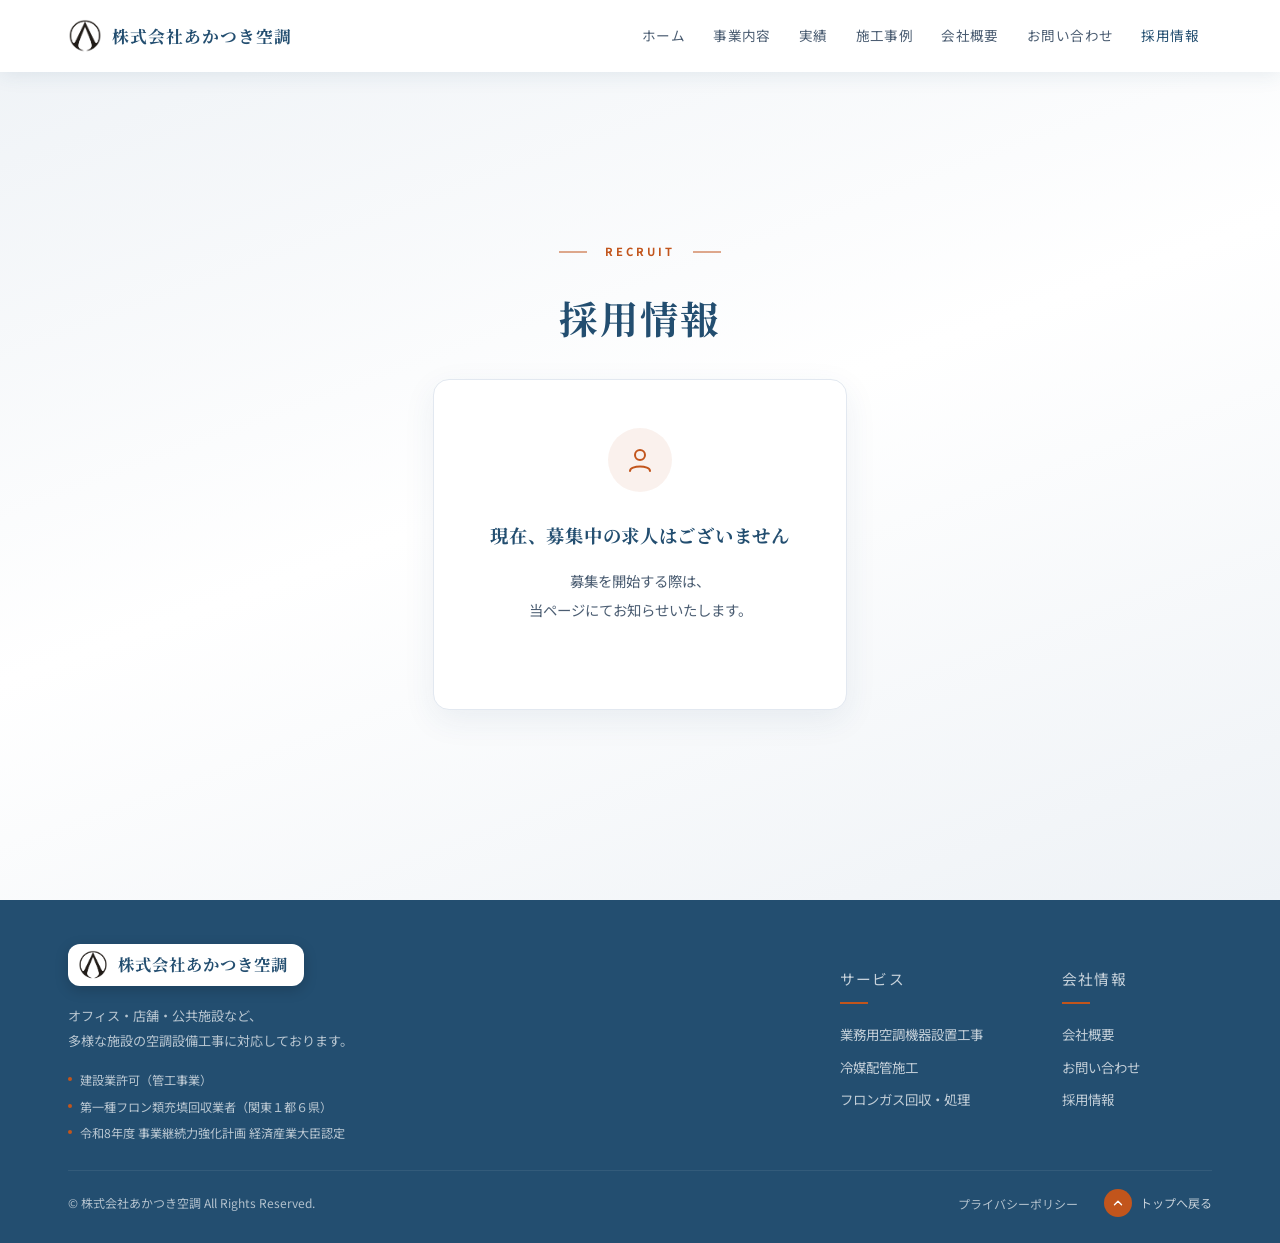
<file: recruit.html>
<!DOCTYPE html>
<html lang="ja">
<head>
    <meta charset="UTF-8">
    <meta name="viewport" content="width=device-width, initial-scale=1.0">
    <meta name="description" content="株式会社あかつき空調の採用情報。空調・換気設備のプロフェッショナルとして一緒に働きませんか。">
    <title>採用情報 | 株式会社あかつき空調</title>
    <!-- SEO: 本番公開時は https://example.com を実際のドメインに置き換えてください -->
    <link rel="canonical" href="https://example.com/recruit.html">
    <meta name="robots" content="index, follow">
    <meta property="og:type" content="website">
    <meta property="og:site_name" content="株式会社あかつき空調">
    <meta property="og:locale" content="ja_JP">
    <meta property="og:title" content="採用情報 | 株式会社あかつき空調">
    <meta property="og:description" content="株式会社あかつき空調の採用情報。空調・換気設備のプロフェッショナルとして一緒に働きませんか。">
    <meta property="og:url" content="https://example.com/recruit.html">
    <meta property="og:image" content="https://example.com/images/業務用エアコン.jpg">
    <meta name="twitter:card" content="summary_large_image">
    <meta name="twitter:title" content="採用情報 | 株式会社あかつき空調">
    <meta name="twitter:description" content="株式会社あかつき空調の採用情報。空調・換気設備のプロフェッショナルとして一緒に働きませんか。">
    <meta name="twitter:image" content="https://example.com/images/業務用エアコン.jpg">
    <link rel="icon" type="image/svg+xml" href="images/favicon.svg">
    <script type="application/ld+json">
    {
        "@context": "https://schema.org",
        "@type": "BreadcrumbList",
        "itemListElement": [
            {"@type": "ListItem", "position": 1, "name": "ホーム", "item": "https://example.com/"},
            {"@type": "ListItem", "position": 2, "name": "採用情報", "item": "https://example.com/recruit.html"}
        ]
    }
    </script>
    <link rel="stylesheet" href="style.css?v=20260905">
    <link rel="preconnect" href="https://fonts.googleapis.com">
    <link rel="preconnect" href="https://fonts.gstatic.com" crossorigin>
    <link href="https://fonts.googleapis.com/css2?family=Noto+Serif+JP:wght@400;600;700&family=Noto+Sans+JP:wght@300;400;500;700&display=swap" rel="stylesheet">
    <style>
        .recruit-page {
            min-height: 100vh;
            display: flex;
            flex-direction: column;
            align-items: center;
            justify-content: center;
            padding: calc(var(--header) + 60px) 28px 80px;
            background: linear-gradient(160deg, var(--bg-2) 0%, #FFFFFF 50%, var(--bg-2) 100%);
            text-align: center;
        }
        .recruit-page__label {
            font-size: .7rem;
            font-weight: 700;
            letter-spacing: .28em;
            color: var(--orange);
            margin-bottom: 24px;
            position: relative;
            padding: 0 18px;
        }
        .recruit-page__label::before,
        .recruit-page__label::after {
            content: '';
            position: absolute;
            top: 50%;
            width: 28px;
            height: 1px;
            background: var(--orange);
            transform: translateY(-50%);
        }
        .recruit-page__label::before { right: 100%; }
        .recruit-page__label::after  { left:  100%; }
        .recruit-page__title {
            font-family: var(--serif);
            font-size: clamp(1.6rem, 4vw, 2.4rem);
            font-weight: 700;
            color: var(--navy);
            letter-spacing: .06em;
            margin-bottom: 28px;
        }
        .recruit-page__card {
            background: var(--white);
            border: 1px solid var(--border);
            border-radius: var(--r-lg);
            padding: 48px 56px;
            max-width: 560px;
            box-shadow: var(--sh-md);
        }
        .recruit-page__icon {
            width: 64px;
            height: 64px;
            background: rgba(194,85,28,.08);
            border-radius: 50%;
            display: flex;
            align-items: center;
            justify-content: center;
            margin: 0 auto 28px;
        }
        .recruit-page__status {
            font-family: var(--serif);
            font-size: 1.15rem;
            font-weight: 700;
            color: var(--navy);
            margin-bottom: 16px;
            letter-spacing: .04em;
        }
        .recruit-page__desc {
            font-size: .9rem;
            color: var(--text-2);
            line-height: 2;
            margin-bottom: 36px;
        }
        @media (max-width: 600px) {
            .recruit-page__card { padding: 36px 28px; }
        }
        @media (max-width: 480px) {
            .recruit-page__card { padding: 28px 20px; }
        }
    </style>
</head>
<body>

    <!-- Header -->
    <header class="header header--light" id="header">
        <div class="header__inner container">
            <a href="index.html" class="header__logo">
                <span class="logo__icon">
                    <img src="images/会社ロゴ新_透過.png" alt="株式会社あかつき空調" width="34" height="34" class="brand-mark">
                </span>
                <span class="logo__text">
                    <span class="logo__name">株式会社あかつき空調</span>
                </span>
            </a>

            <nav class="header__nav" id="nav">
                <ul class="nav__list">
                    <li><a href="index.html#hero" class="nav__link">ホーム</a></li>
                    <li><a href="index.html#services" class="nav__link">事業内容</a></li>
                    <li><a href="index.html#stats" class="nav__link">実績</a></li>
                    <li><a href="index.html#cases" class="nav__link">施工事例</a></li>
                    <li><a href="about.html" class="nav__link">会社概要</a></li>
                    <li><a href="index.html#contact" class="nav__link">お問い合わせ</a></li>
                    <li><a href="recruit.html" class="nav__link nav__link--active">採用情報</a></li>
                </ul>
            </nav>

            <button class="hamburger" id="hamburger" aria-label="メニューを開く">
                <span></span>
                <span></span>
                <span></span>
            </button>
        </div>
    </header>

    <main>

        <div class="recruit-page">
            <p class="recruit-page__label">RECRUIT</p>
            <h1 class="recruit-page__title">採用情報</h1>
            <div class="recruit-page__card">
                <div class="recruit-page__icon">
                    <svg width="30" height="30" viewBox="0 0 30 30" fill="none">
                        <circle cx="15" cy="10" r="5" stroke="#C2551C" stroke-width="2"/>
                        <path d="M5 26 C5 20 25 20 25 26" stroke="#C2551C" stroke-width="2" stroke-linecap="round"/>
                    </svg>
                </div>
                <p class="recruit-page__status">現在、募集中の求人はございません</p>
                <p class="recruit-page__desc">
                    募集を開始する際は、<br>
                    当ページにてお知らせいたします。
                </p>
            </div>
        </div>

    </main>

    <!-- Footer -->
    <footer class="footer">
        <div class="container">
            <div class="footer__main">
                <div class="footer__brand">
                    <a href="index.html" class="footer__logo">
                        <img src="images/会社ロゴ新_透過.png" alt="株式会社あかつき空調" width="30" height="30" class="brand-mark">
                        <span class="footer__logo-text">
                            <span class="footer__logo-name">株式会社あかつき空調</span>
                        </span>
                    </a>
                    <p class="footer__desc">オフィス・店舗・公共施設など、<br>多様な施設の空調設備工事に対応しております。</p>
                    <ul class="footer__license-list">
                        <li>建設業許可（管工事業）</li>
                        <li>第一種フロン類充填回収業者（関東１都６県）</li>
                        <li>令和8年度 事業継続力強化計画 経済産業大臣認定</li>
                    </ul>
                </div>

                <nav class="footer__nav">
                    <div class="footer__col">
                        <h4 class="footer__col-title">サービス</h4>
                        <ul>
                            <li><a href="service-construction.html">業務用空調機器設置工事</a></li>
                            <li><a href="service-maintenance.html">冷媒配管施工</a></li>
                            <li><a href="service-freon.html">フロンガス回収・処理</a></li>
                        </ul>
                    </div>
                    <div class="footer__col">
                        <h4 class="footer__col-title">会社情報</h4>
                        <ul>
                            <li><a href="about.html#message">会社概要</a></li>
                            <li><a href="index.html#contact">お問い合わせ</a></li>
                            <li><a href="recruit.html">採用情報</a></li>
                        </ul>
                    </div>
                </nav>
            </div>

            <div class="footer__bottom">
                <p class="footer__copy">&copy; 株式会社あかつき空調 All Rights Reserved.</p>
                <div class="footer__bottom-right">
                    <ul class="footer__links">
                        <li><a href="privacy.html">プライバシーポリシー</a></li>
                    </ul>
                    <a href="index.html#hero" class="footer__totop">
                        <span class="footer__totop-icon" aria-hidden="true">
                            <svg viewBox="0 0 24 24" fill="none" stroke="currentColor" stroke-width="2.4" stroke-linecap="round" stroke-linejoin="round">
                                <polyline points="6 15 12 9 18 15"></polyline>
                            </svg>
                        </span>
                        トップへ戻る
                    </a>
                </div>
            </div>
        </div>
    </footer>

    <script src="script.js?v=20260905"></script>
</body>
</html>
</file>
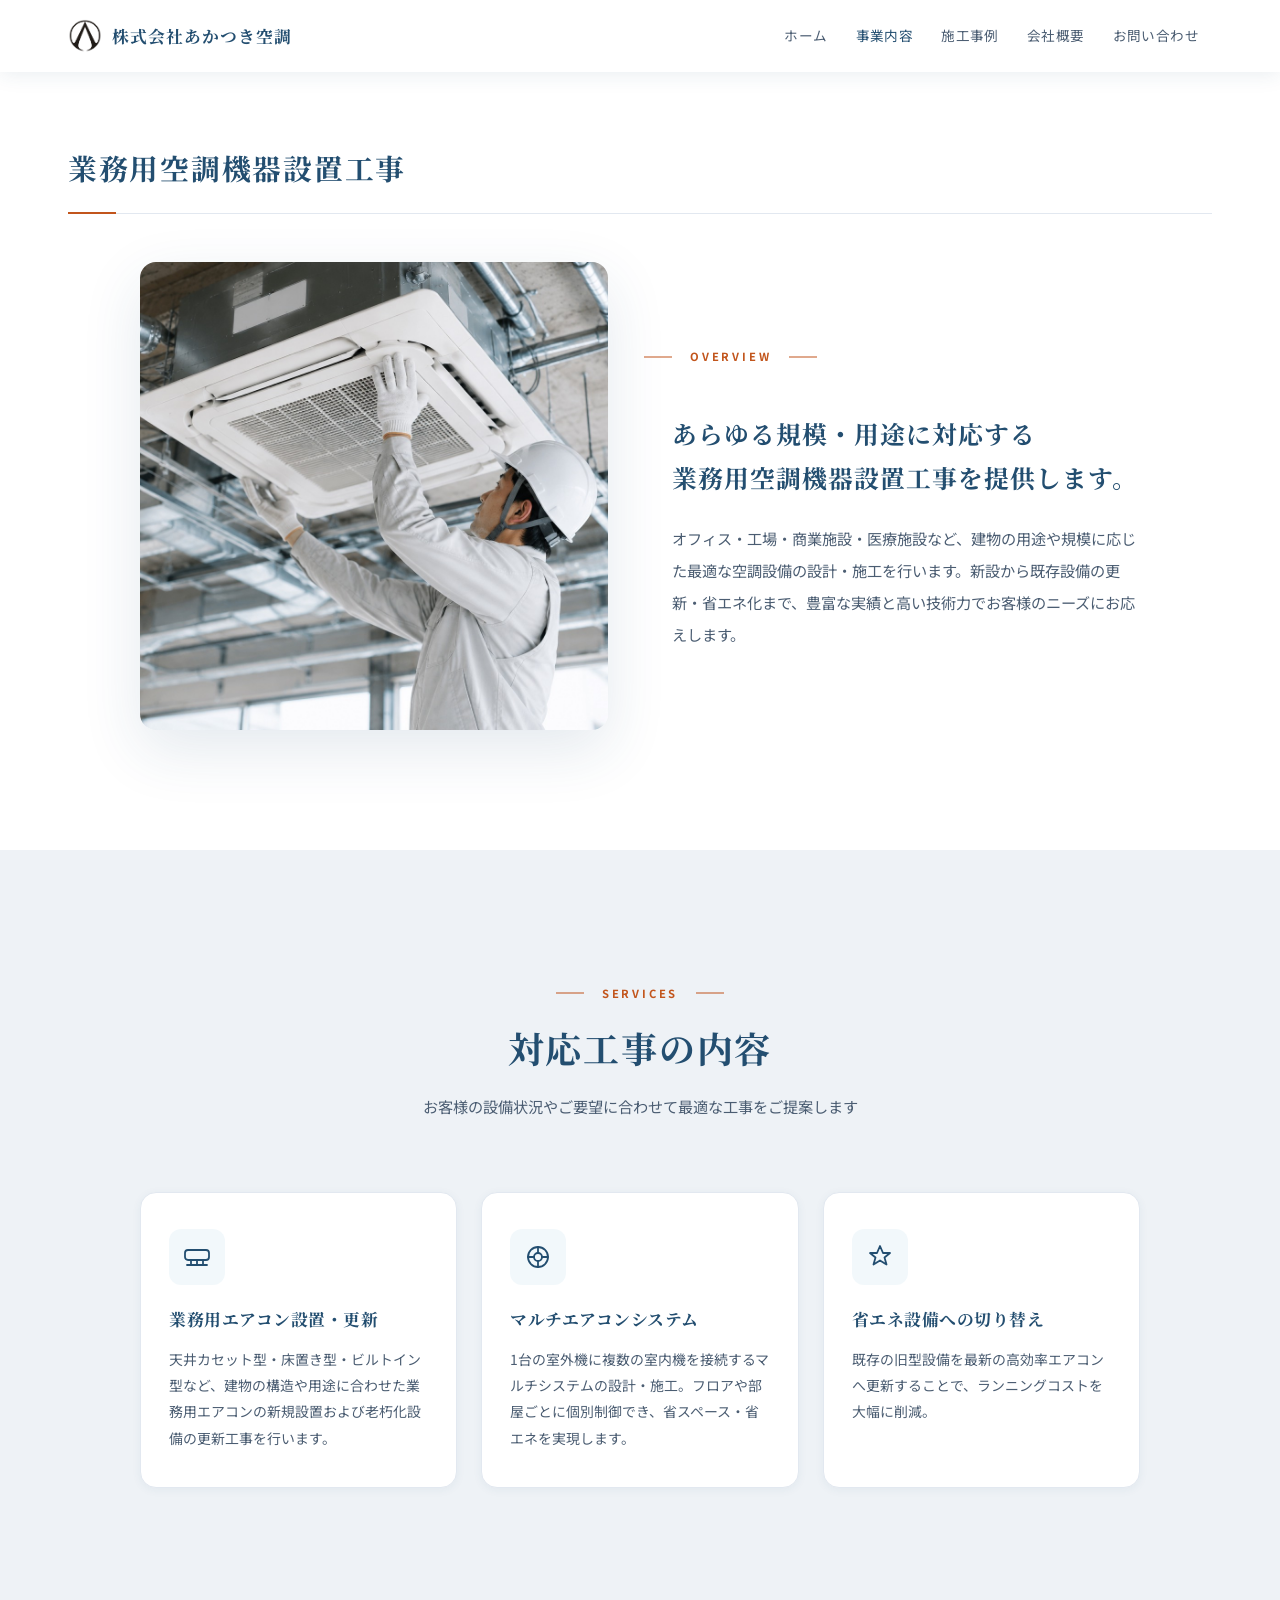
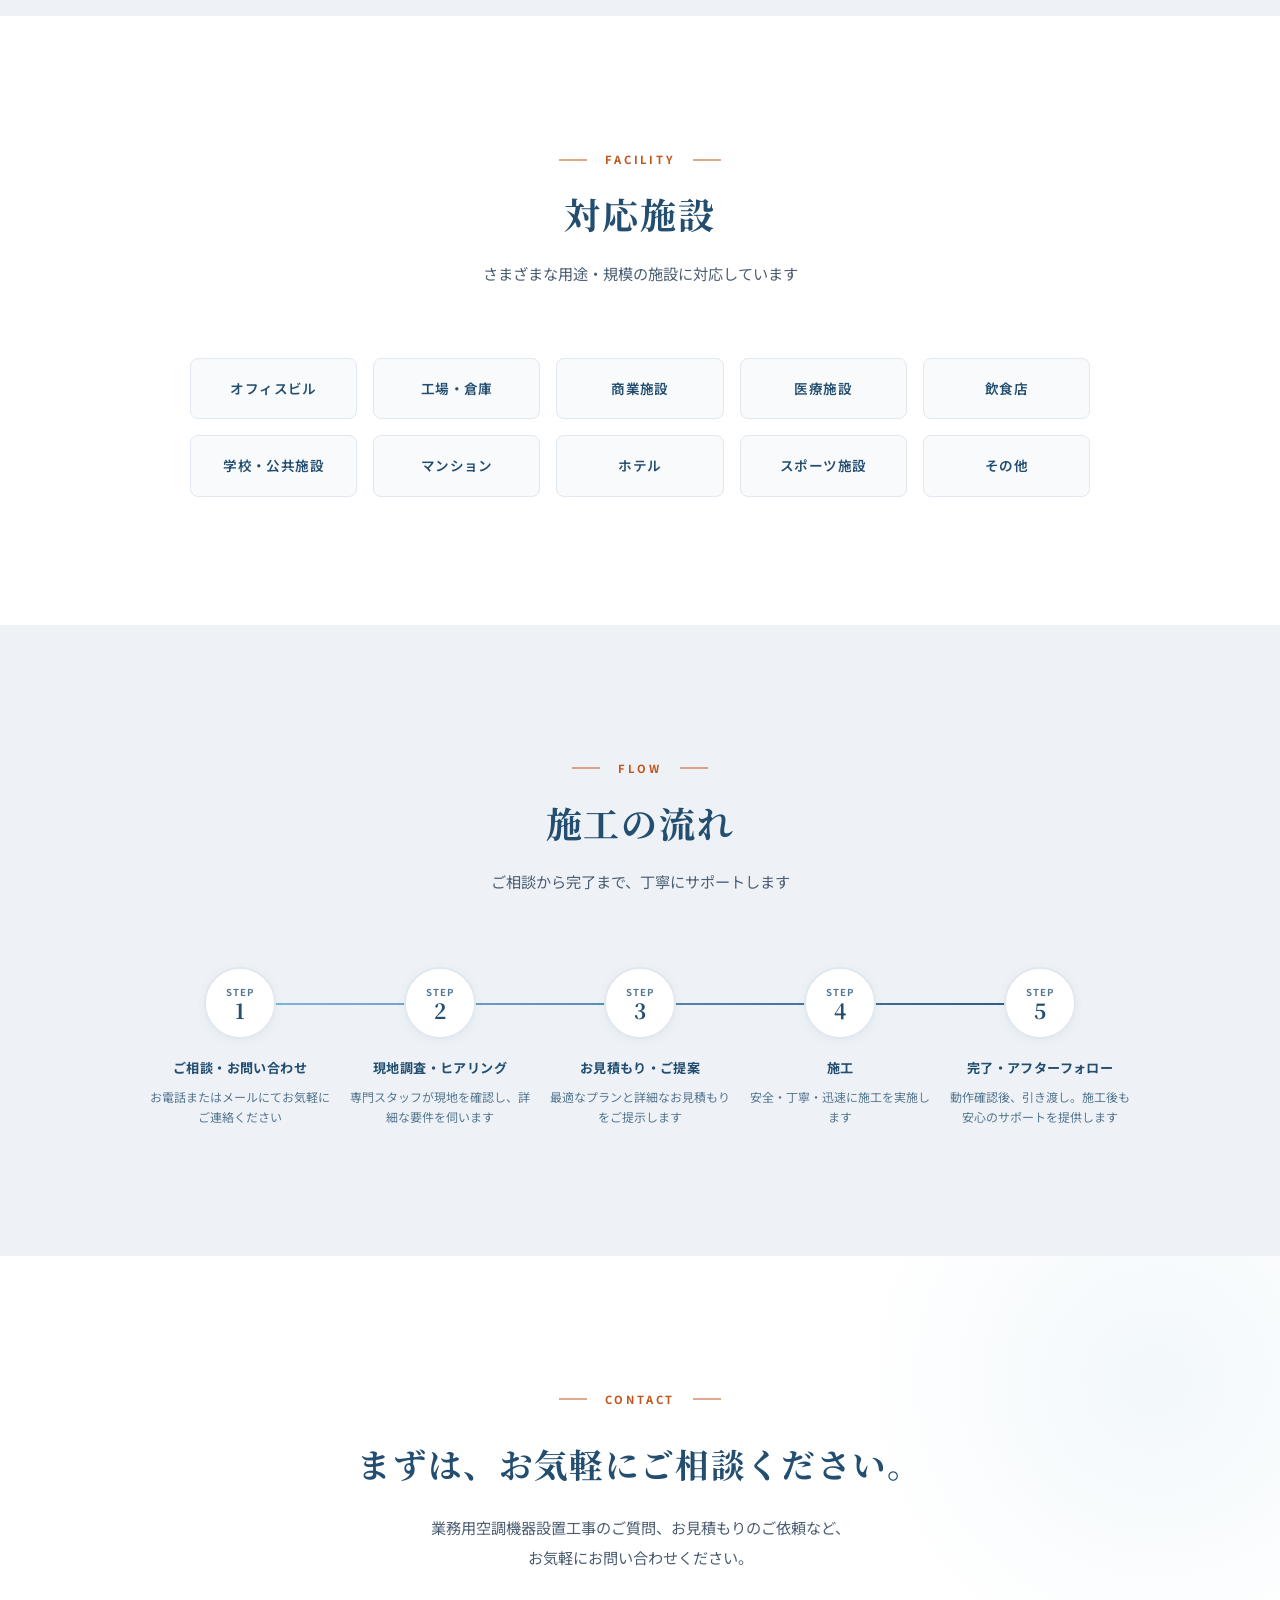
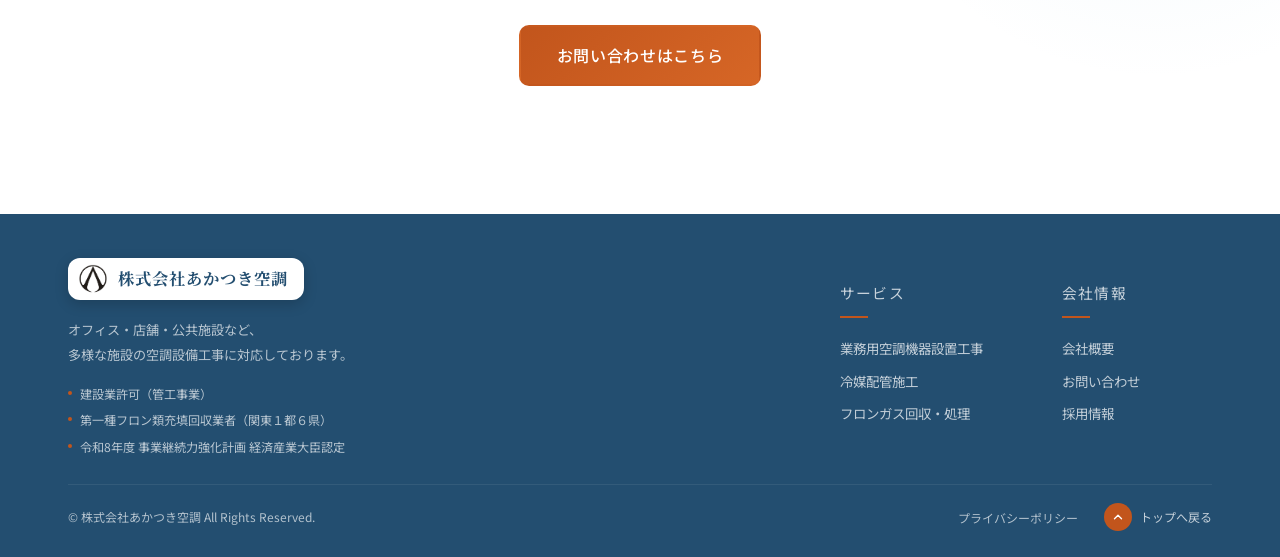
<file: service-construction.html>
<!DOCTYPE html>
<html lang="ja">
<head>
    <meta charset="UTF-8">
    <meta name="viewport" content="width=device-width, initial-scale=1.0">
    <meta name="description" content="株式会社あかつき空調の業務用空調機器設置工事。オフィス・工場・商業施設など、あらゆる規模の空調設備の設計から施工まで一括対応します。">
    <title>業務用空調機器設置工事 | 株式会社あかつき空調</title>
    <!-- SEO: 本番公開時は https://example.com を実際のドメインに置き換えてください -->
    <link rel="canonical" href="https://example.com/service-construction.html">
    <meta name="robots" content="index, follow">
    <meta property="og:type" content="website">
    <meta property="og:site_name" content="株式会社あかつき空調">
    <meta property="og:locale" content="ja_JP">
    <meta property="og:title" content="業務用空調機器設置工事 | 株式会社あかつき空調">
    <meta property="og:description" content="株式会社あかつき空調の業務用空調機器設置工事。オフィス・工場・商業施設など、あらゆる規模の空調設備の設計から施工まで一括対応します。">
    <meta property="og:url" content="https://example.com/service-construction.html">
    <meta property="og:image" content="https://example.com/images/業務用エアコン.jpg">
    <meta name="twitter:card" content="summary_large_image">
    <meta name="twitter:title" content="業務用空調機器設置工事 | 株式会社あかつき空調">
    <meta name="twitter:description" content="株式会社あかつき空調の業務用空調機器設置工事。オフィス・工場・商業施設など、あらゆる規模の空調設備の設計から施工まで一括対応します。">
    <meta name="twitter:image" content="https://example.com/images/業務用エアコン.jpg">
    <link rel="icon" type="image/svg+xml" href="images/favicon.svg">
    <script type="application/ld+json">
    {
        "@context": "https://schema.org",
        "@type": "BreadcrumbList",
        "itemListElement": [
            {"@type": "ListItem", "position": 1, "name": "ホーム", "item": "https://example.com/"},
            {"@type": "ListItem", "position": 2, "name": "業務用空調機器設置工事", "item": "https://example.com/service-construction.html"}
        ]
    }
    </script>
    <link rel="stylesheet" href="style.css?v=20260905">
    <link rel="preconnect" href="https://fonts.googleapis.com">
    <link rel="preconnect" href="https://fonts.gstatic.com" crossorigin>
    <link href="https://fonts.googleapis.com/css2?family=Noto+Serif+JP:wght@400;600;700&family=Noto+Sans+JP:wght@300;400;500;700&display=swap" rel="stylesheet">
    <style>
        /* ========== Overview ========== */
        .svc-overview {
            padding-top: calc(var(--header) + 72px);
            padding-bottom: 120px;
            background: var(--white);
        }
        .svc-overview__page-title {
            font-family: var(--serif);
            font-size: clamp(1.4rem, 2.5vw, 1.8rem);
            font-weight: 700;
            color: var(--navy);
            letter-spacing: .06em;
            margin-bottom: 48px;
            padding-bottom: 20px;
            border-bottom: 1px solid var(--border);
            position: relative;
        }
        .svc-overview__page-title::after {
            content: '';
            position: absolute;
            bottom: -1px;
            left: 0;
            width: 48px;
            height: 2px;
            background: var(--orange);
        }
        @media (max-width: 768px) {
            .svc-overview {
                padding-top: calc(var(--header) + 48px);
                padding-bottom: 72px;
            }
        }
        .svc-overview__inner {
            display: grid;
            grid-template-columns: 1fr 1fr;
            gap: 64px;
            align-items: center;
            max-width: 1000px;
            margin: 0 auto;
        }
        .svc-overview__icon-wrap {
            border-radius: var(--r-lg);
            aspect-ratio: 1 / 1;
            overflow: hidden;
            box-shadow: var(--sh-lg);
        }
        .svc-overview__icon-wrap img {
            width: 100%;
            height: 100%;
            object-fit: cover;
            display: block;
        }
        .svc-overview__lead {
            font-family: var(--serif);
            font-size: clamp(1.2rem, 2.5vw, 1.55rem);
            font-weight: 700;
            color: var(--navy);
            line-height: 1.75;
            margin-bottom: 24px;
            letter-spacing: .04em;
        }
        .svc-overview__text {
            font-size: .95rem;
            color: var(--text-2);
            line-height: 2.1;
        }

        /* ========== Items ========== */
        .svc-items {
            padding: 128px 0;
            background: var(--bg-2);
        }
        .svc-items__grid {
            display: grid;
            grid-template-columns: repeat(3, 1fr);
            gap: 24px;
            max-width: 1000px;
            margin: 0 auto;
        }
        .svc-item-card {
            background: var(--white);
            border: 1px solid var(--border);
            border-radius: var(--r-lg);
            padding: 36px 28px;
            box-shadow: var(--sh-sm);
            transition: transform var(--ease), box-shadow var(--ease);
        }
        .svc-item-card:hover {
            transform: translateY(-5px);
            box-shadow: var(--sh-md);
        }
        .svc-item-card__icon {
            width: 56px;
            height: 56px;
            background: rgba(127,184,214,.10);
            border-radius: 12px;
            display: flex;
            align-items: center;
            justify-content: center;
            margin-bottom: 20px;
        }
        .svc-item-card__title {
            font-family: var(--serif);
            font-size: 1.05rem;
            font-weight: 700;
            color: var(--navy);
            margin-bottom: 12px;
            letter-spacing: .03em;
        }
        .svc-item-card__text {
            font-size: .87rem;
            color: var(--text-2);
            line-height: 1.9;
        }

        /* ========== Facilities ========== */
        .svc-facilities {
            padding: 128px 0;
            background: var(--white);
        }
        .svc-facilities__grid {
            display: grid;
            grid-template-columns: repeat(5, 1fr);
            gap: 16px;
            max-width: 900px;
            margin: 0 auto;
        }
        .facility-tag {
            background: var(--bg);
            border: 1px solid var(--border);
            border-radius: var(--r);
            padding: 18px 12px;
            text-align: center;
            font-size: .85rem;
            font-weight: 600;
            color: var(--navy);
            letter-spacing: .03em;
            transition: background var(--ease), border-color var(--ease), color var(--ease);
        }
        .facility-tag:hover {
            background: var(--navy);
            border-color: var(--navy);
            color: var(--white);
        }

        /* ========== Flow ========== */
        .svc-flow {
            padding: 128px 0;
            background: var(--bg-2);
        }
        .svc-flow__steps {
            display: grid;
            grid-template-columns: repeat(5, 1fr);
            gap: 0;
            max-width: 1000px;
            margin: 0 auto;
            position: relative;
        }
        .svc-flow__steps::before {
            content: '';
            position: absolute;
            top: 36px;
            left: calc(10% + 18px);
            right: calc(10% + 18px);
            height: 2px;
            background: linear-gradient(to right, var(--accent), var(--navy-2));
        }
        .flow-step {
            display: flex;
            flex-direction: column;
            align-items: center;
            text-align: center;
            padding: 0 8px;
            position: relative;
            z-index: 1;
        }
        .flow-step__num {
            width: 72px;
            height: 72px;
            border-radius: 50%;
            background: var(--white);
            border: 2px solid var(--border);
            display: flex;
            flex-direction: column;
            align-items: center;
            justify-content: center;
            margin-bottom: 18px;
            box-shadow: var(--sh-sm);
            transition: border-color var(--ease), box-shadow var(--ease);
        }
        .flow-step:hover .flow-step__num {
            border-color: var(--accent);
            box-shadow: 0 0 0 4px rgba(127,184,214,.15);
        }
        .flow-step__num span:first-child {
            font-size: .6rem;
            font-weight: 700;
            color: var(--gray);
            letter-spacing: .1em;
        }
        .flow-step__num span:last-child {
            font-family: var(--serif);
            font-size: 1.3rem;
            font-weight: 700;
            color: var(--navy);
            line-height: 1;
        }
        .flow-step__label {
            font-size: .82rem;
            font-weight: 700;
            color: var(--navy);
            letter-spacing: .03em;
            margin-bottom: 8px;
        }
        .flow-step__desc {
            font-size: .75rem;
            color: var(--gray);
            line-height: 1.7;
        }

        /* ========== Responsive ========== */
        @media (max-width: 1024px) {
            .svc-facilities__grid { grid-template-columns: repeat(3, 1fr); }
            .svc-flow__steps { grid-template-columns: repeat(3, 1fr); gap: 24px; }
            .svc-flow__steps::before { display: none; }
        }
        @media (max-width: 768px) {
            .page-hero { padding: calc(var(--header) + 48px) 28px 60px; }
            .svc-overview,
            .svc-items,
            .svc-facilities,
            .svc-flow { padding: 72px 0; }

            .svc-overview__inner { grid-template-columns: 1fr; gap: 36px; }
            .svc-overview__icon-wrap { max-width: 260px; margin: 0 auto; }
            .svc-items__grid { grid-template-columns: 1fr; }
        }
        @media (max-width: 640px) {
            .svc-facilities__grid { grid-template-columns: repeat(2, 1fr); }
            .svc-flow__steps { grid-template-columns: 1fr 1fr; gap: 20px; }
        }
        @media (max-width: 480px) {
            .page-hero { padding: calc(var(--header) + 36px) 20px 48px; }
            .svc-facilities__grid { grid-template-columns: repeat(2, 1fr); gap: 12px; }
            .svc-flow__steps { grid-template-columns: 1fr; gap: 16px; }
        }

        /* This page's CTA only: white background */
        .contact--white { background: var(--white); }
    </style>
</head>
<body>

    <!-- Header -->
    <header class="header header--light" id="header">
        <div class="header__inner container">
            <a href="index.html" class="header__logo">
                <span class="logo__icon">
                    <img src="images/会社ロゴ新_透過.png" alt="株式会社あかつき空調" width="34" height="34" class="brand-mark">
                </span>
                <span class="logo__text">
                    <span class="logo__name">株式会社あかつき空調</span>
                </span>
            </a>

            <nav class="header__nav" id="nav">
                <ul class="nav__list">
                    <li><a href="index.html#hero" class="nav__link">ホーム</a></li>
                    <li><a href="index.html#services" class="nav__link nav__link--active">事業内容</a></li>
                    <li><a href="index.html#cases" class="nav__link">施工事例</a></li>
                    <li><a href="about.html" class="nav__link">会社概要</a></li>
                    <li><a href="index.html#contact" class="nav__link">お問い合わせ</a></li>
                </ul>
            </nav>

            <button class="hamburger" id="hamburger" aria-label="メニューを開く">
                <span></span>
                <span></span>
                <span></span>
            </button>
        </div>
    </header>

    <main>

        <!-- Overview -->
        <section class="svc-overview">
            <div class="container">
                <h1 class="svc-overview__page-title">業務用空調機器設置工事</h1>
                <div class="svc-overview__inner">
                    <div class="svc-overview__icon-wrap reveal">
                        <img src="images/業務用エアコン.jpg" alt="業務用空調機器設置工事の様子">
                    </div>
                    <div class="reveal">
                        <div class="section-header" style="text-align:left; margin-bottom:32px;">
                            <span class="section-label">OVERVIEW</span>
                        </div>
                        <p class="svc-overview__lead">
                            あらゆる規模・用途に対応する<br>
                            業務用空調機器設置工事を提供します。
                        </p>
                        <p class="svc-overview__text">
                            オフィス・工場・商業施設・医療施設など、建物の用途や規模に応じた最適な空調設備の設計・施工を行います。新設から既存設備の更新・省エネ化まで、豊富な実績と高い技術力でお客様のニーズにお応えします。
                        </p>
                    </div>
                </div>
            </div>
        </section>

        <!-- Service Items -->
        <section class="svc-items">
            <div class="container">
                <div class="section-header reveal">
                    <span class="section-label">SERVICES</span>
                    <h2 class="section-title">対応工事の内容</h2>
                    <p class="section-desc">お客様の設備状況やご要望に合わせて最適な工事をご提案します</p>
                </div>

                <div class="svc-items__grid">
                    <div class="svc-item-card reveal">
                        <div class="svc-item-card__icon">
                            <svg width="28" height="28" viewBox="0 0 28 28" fill="none">
                                <rect x="2" y="7" width="24" height="10" rx="3" stroke="#234E70" stroke-width="1.8"/>
                                <line x1="8" y1="17" x2="8" y2="22" stroke="#234E70" stroke-width="1.8" stroke-linecap="round"/>
                                <line x1="14" y1="17" x2="14" y2="22" stroke="#234E70" stroke-width="1.8" stroke-linecap="round"/>
                                <line x1="20" y1="17" x2="20" y2="22" stroke="#234E70" stroke-width="1.8" stroke-linecap="round"/>
                                <line x1="4" y1="22" x2="24" y2="22" stroke="#234E70" stroke-width="1.8" stroke-linecap="round"/>
                            </svg>
                        </div>
                        <h3 class="svc-item-card__title">業務用エアコン設置・更新</h3>
                        <p class="svc-item-card__text">天井カセット型・床置き型・ビルトイン型など、建物の構造や用途に合わせた業務用エアコンの新規設置および老朽化設備の更新工事を行います。</p>
                    </div>
                    <div class="svc-item-card reveal">
                        <div class="svc-item-card__icon">
                            <svg width="28" height="28" viewBox="0 0 28 28" fill="none">
                                <circle cx="14" cy="14" r="10" stroke="#234E70" stroke-width="1.8"/>
                                <circle cx="14" cy="14" r="4" stroke="#234E70" stroke-width="1.8"/>
                                <line x1="14" y1="4" x2="14" y2="10" stroke="#234E70" stroke-width="1.8" stroke-linecap="round"/>
                                <line x1="14" y1="18" x2="14" y2="24" stroke="#234E70" stroke-width="1.8" stroke-linecap="round"/>
                                <line x1="4" y1="14" x2="10" y2="14" stroke="#234E70" stroke-width="1.8" stroke-linecap="round"/>
                                <line x1="18" y1="14" x2="24" y2="14" stroke="#234E70" stroke-width="1.8" stroke-linecap="round"/>
                            </svg>
                        </div>
                        <h3 class="svc-item-card__title">マルチエアコンシステム</h3>
                        <p class="svc-item-card__text">1台の室外機に複数の室内機を接続するマルチシステムの設計・施工。フロアや部屋ごとに個別制御でき、省スペース・省エネを実現します。</p>
                    </div>
                    <div class="svc-item-card reveal">
                        <div class="svc-item-card__icon">
                            <svg width="28" height="28" viewBox="0 0 28 28" fill="none">
                                <path d="M14 3 L17 10 L24 10 L18.5 14.5 L20.5 21.5 L14 17.5 L7.5 21.5 L9.5 14.5 L4 10 L11 10 Z" stroke="#234E70" stroke-width="1.8" fill="none" stroke-linejoin="round"/>
                            </svg>
                        </div>
                        <h3 class="svc-item-card__title">省エネ設備への切り替え</h3>
                        <p class="svc-item-card__text">既存の旧型設備を最新の高効率エアコンへ更新することで、ランニングコストを大幅に削減。</p>
                    </div>
                </div>
            </div>
        </section>

        <!-- Facilities -->
        <section class="svc-facilities">
            <div class="container">
                <div class="section-header reveal">
                    <span class="section-label">FACILITY</span>
                    <h2 class="section-title">対応施設</h2>
                    <p class="section-desc">さまざまな用途・規模の施設に対応しています</p>
                </div>
                <div class="svc-facilities__grid reveal">
                    <div class="facility-tag">オフィスビル</div>
                    <div class="facility-tag">工場・倉庫</div>
                    <div class="facility-tag">商業施設</div>
                    <div class="facility-tag">医療施設</div>
                    <div class="facility-tag">飲食店</div>
                    <div class="facility-tag">学校・公共施設</div>
                    <div class="facility-tag">マンション</div>
                    <div class="facility-tag">ホテル</div>
                    <div class="facility-tag">スポーツ施設</div>
                    <div class="facility-tag">その他</div>
                </div>
            </div>
        </section>

        <!-- Flow -->
        <section class="svc-flow">
            <div class="container">
                <div class="section-header reveal">
                    <span class="section-label">FLOW</span>
                    <h2 class="section-title">施工の流れ</h2>
                    <p class="section-desc">ご相談から完了まで、丁寧にサポートします</p>
                </div>
                <div class="svc-flow__steps reveal">
                    <div class="flow-step">
                        <div class="flow-step__num">
                            <span>STEP</span>
                            <span>1</span>
                        </div>
                        <p class="flow-step__label">ご相談・お問い合わせ</p>
                        <p class="flow-step__desc">お電話またはメールにてお気軽にご連絡ください</p>
                    </div>
                    <div class="flow-step">
                        <div class="flow-step__num">
                            <span>STEP</span>
                            <span>2</span>
                        </div>
                        <p class="flow-step__label">現地調査・ヒアリング</p>
                        <p class="flow-step__desc">専門スタッフが現地を確認し、詳細な要件を伺います</p>
                    </div>
                    <div class="flow-step">
                        <div class="flow-step__num">
                            <span>STEP</span>
                            <span>3</span>
                        </div>
                        <p class="flow-step__label">お見積もり・ご提案</p>
                        <p class="flow-step__desc">最適なプランと詳細なお見積もりをご提示します</p>
                    </div>
                    <div class="flow-step">
                        <div class="flow-step__num">
                            <span>STEP</span>
                            <span>4</span>
                        </div>
                        <p class="flow-step__label">施工</p>
                        <p class="flow-step__desc">安全・丁寧・迅速に施工を実施します</p>
                    </div>
                    <div class="flow-step">
                        <div class="flow-step__num">
                            <span>STEP</span>
                            <span>5</span>
                        </div>
                        <p class="flow-step__label">完了・アフターフォロー</p>
                        <p class="flow-step__desc">動作確認後、引き渡し。施工後も安心のサポートを提供します</p>
                    </div>
                </div>
            </div>
        </section>

        <!-- CTA -->
        <section class="contact contact--white">
            <div class="contact__glow"></div>
            <div class="container">
                <div class="contact__inner reveal">
                    <span class="section-label">CONTACT</span>
                    <h2 class="contact__title">まずは、お気軽にご相談ください。</h2>
                    <p class="contact__desc">
                        業務用空調機器設置工事のご質問、お見積もりのご依頼など、<br class="pc-only">
                        お気軽にお問い合わせください。
                    </p>
                    <a href="index.html#contact" class="btn btn--primary btn--lg">お問い合わせはこちら</a>
                </div>
            </div>
        </section>

    </main>

    <!-- Footer -->
    <footer class="footer">
        <div class="container">
            <div class="footer__main">
                <div class="footer__brand">
                    <a href="index.html" class="footer__logo">
                        <img src="images/会社ロゴ新_透過.png" alt="株式会社あかつき空調" width="30" height="30" class="brand-mark">
                        <span class="footer__logo-text">
                            <span class="footer__logo-name">株式会社あかつき空調</span>
                        </span>
                    </a>
                    <p class="footer__desc">オフィス・店舗・公共施設など、<br>多様な施設の空調設備工事に対応しております。</p>
                    <ul class="footer__license-list">
                        <li>建設業許可（管工事業）</li>
                        <li>第一種フロン類充填回収業者（関東１都６県）</li>
                        <li>令和8年度 事業継続力強化計画 経済産業大臣認定</li>
                    </ul>
                </div>

                <nav class="footer__nav">
                    <div class="footer__col">
                        <h4 class="footer__col-title">サービス</h4>
                        <ul>
                            <li><a href="service-construction.html">業務用空調機器設置工事</a></li>
                            <li><a href="service-maintenance.html">冷媒配管施工</a></li>
                            <li><a href="service-freon.html">フロンガス回収・処理</a></li>
                        </ul>
                    </div>
                    <div class="footer__col">
                        <h4 class="footer__col-title">会社情報</h4>
                        <ul>
                            <li><a href="about.html#message">会社概要</a></li>
                            <li><a href="index.html#contact">お問い合わせ</a></li>
                            <li><a href="recruit.html">採用情報</a></li>
                        </ul>
                    </div>
                </nav>
            </div>

            <div class="footer__bottom">
                <p class="footer__copy">&copy; 株式会社あかつき空調 All Rights Reserved.</p>
                <div class="footer__bottom-right">
                    <ul class="footer__links">
                        <li><a href="privacy.html">プライバシーポリシー</a></li>
                    </ul>
                    <a href="index.html#hero" class="footer__totop">
                        <span class="footer__totop-icon" aria-hidden="true">
                            <svg viewBox="0 0 24 24" fill="none" stroke="currentColor" stroke-width="2.4" stroke-linecap="round" stroke-linejoin="round">
                                <polyline points="6 15 12 9 18 15"></polyline>
                            </svg>
                        </span>
                        トップへ戻る
                    </a>
                </div>
            </div>
        </div>
    </footer>

    <script src="script.js?v=20260905"></script>
</body>
</html>
</file>
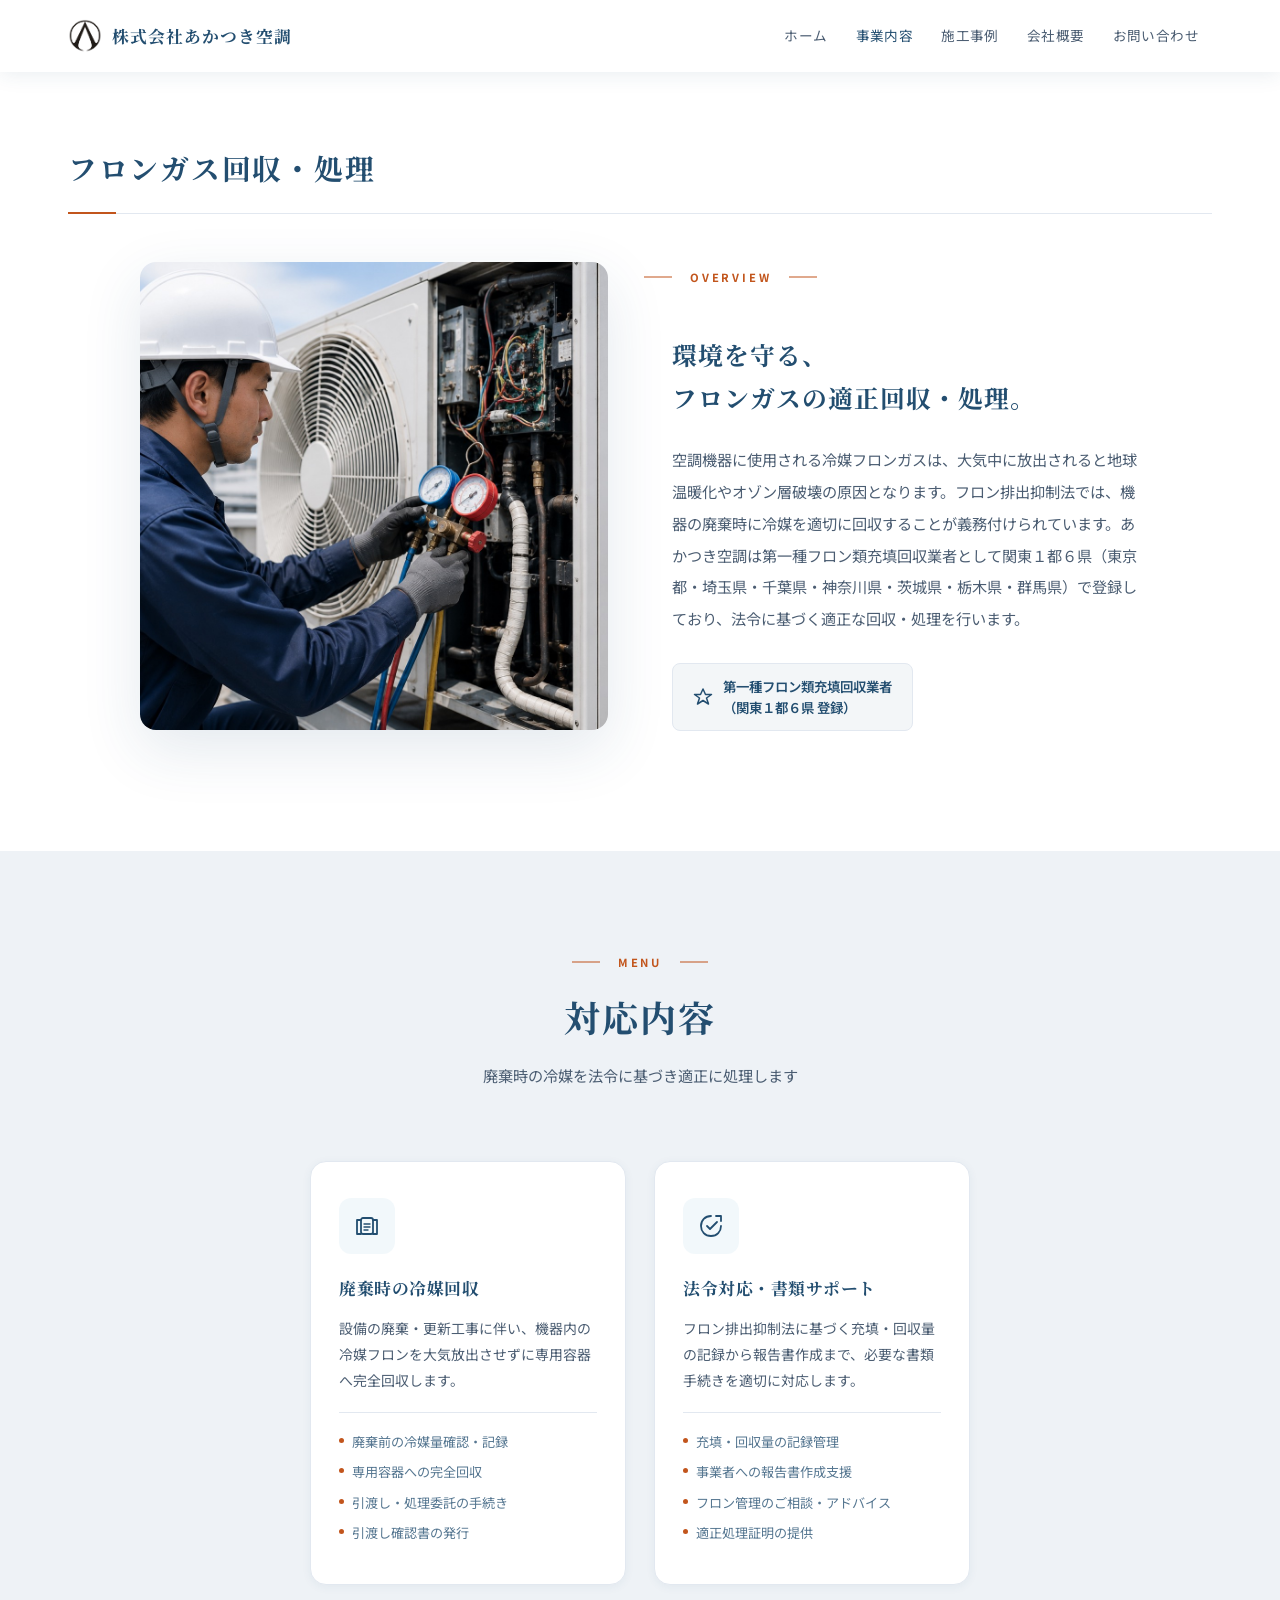
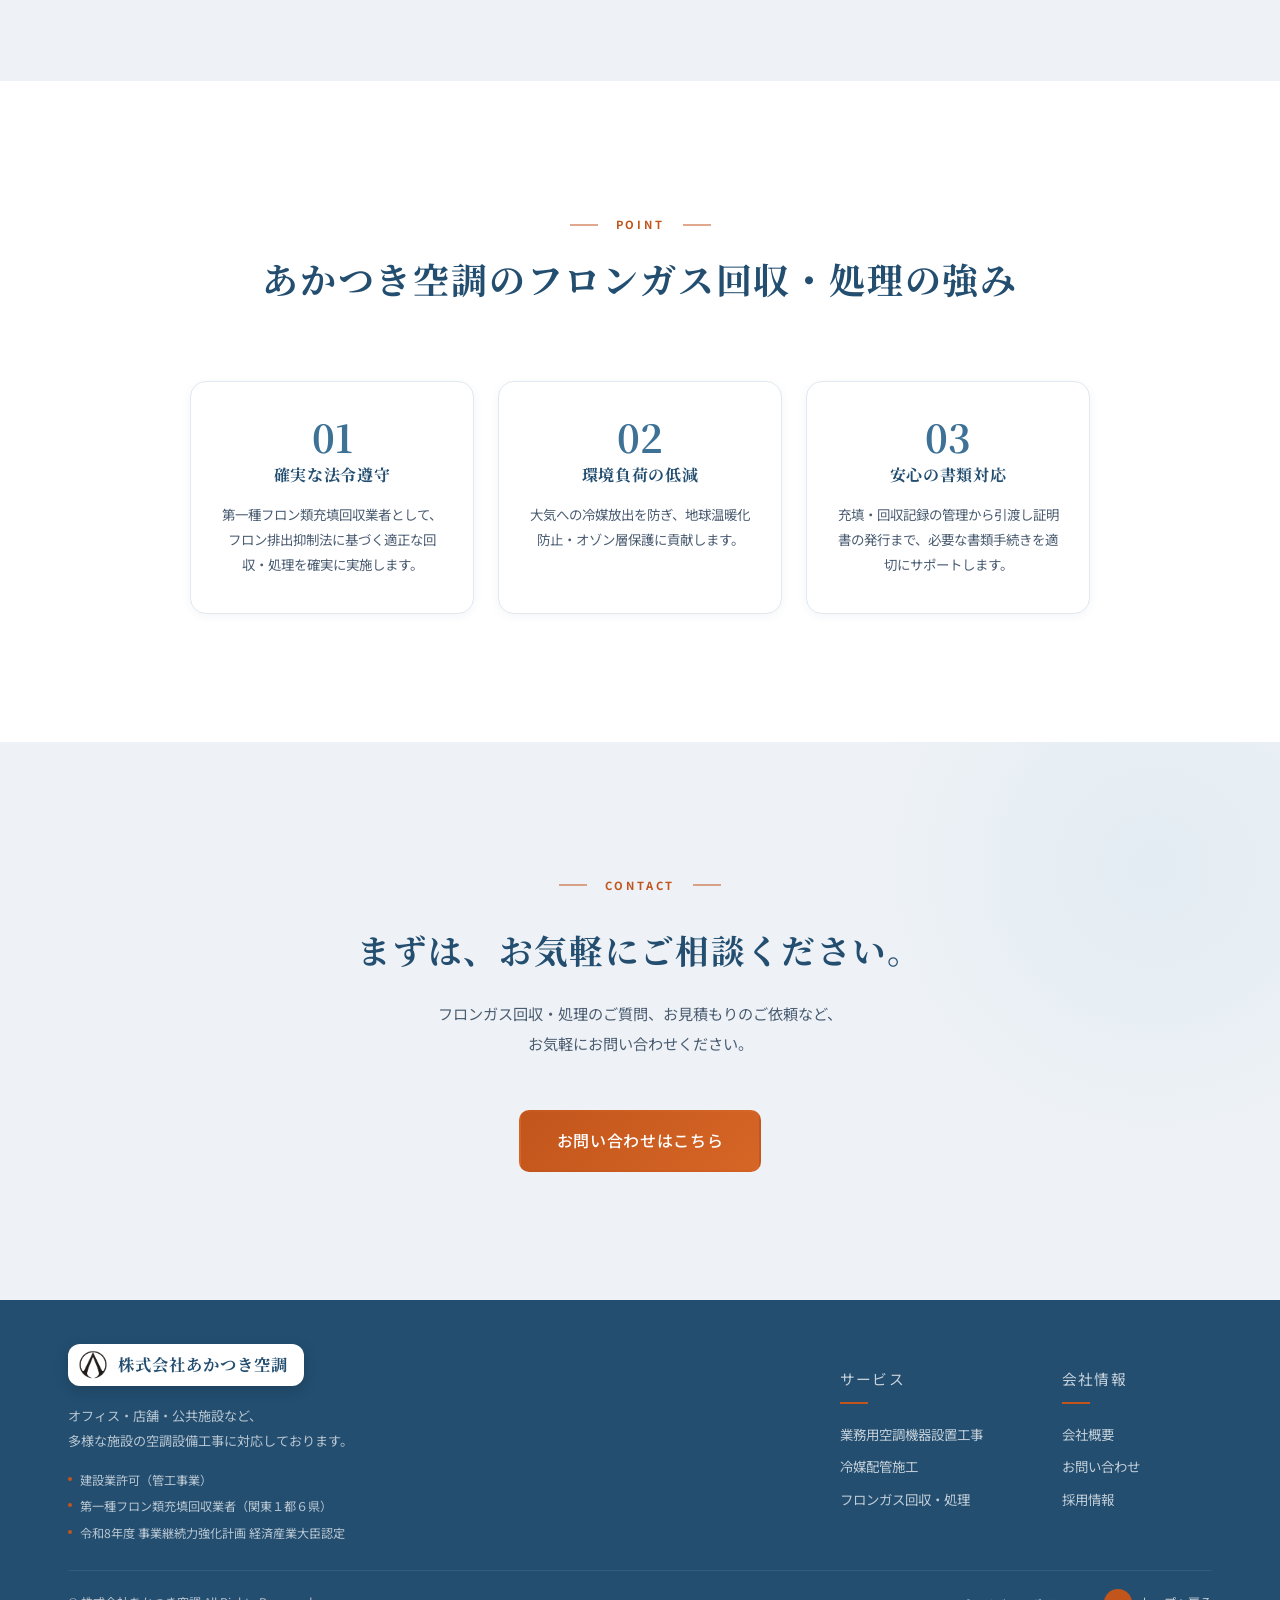
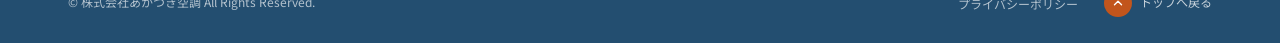
<file: service-freon.html>
<!DOCTYPE html>
<html lang="ja">
<head>
    <meta charset="UTF-8">
    <meta name="viewport" content="width=device-width, initial-scale=1.0">
    <meta name="description" content="株式会社あかつき空調のフロンガス回収・処理。第一種フロン類充填回収業者（関東１都６県）として、フロン排出抑制法に基づく適正な冷媒回収・処理を行います。">
    <title>フロンガス回収・処理 | 株式会社あかつき空調</title>
    <!-- SEO: 本番公開時は https://example.com を実際のドメインに置き換えてください -->
    <link rel="canonical" href="https://example.com/service-freon.html">
    <meta name="robots" content="index, follow">
    <meta property="og:type" content="website">
    <meta property="og:site_name" content="株式会社あかつき空調">
    <meta property="og:locale" content="ja_JP">
    <meta property="og:title" content="フロンガス回収・処理 | 株式会社あかつき空調">
    <meta property="og:description" content="株式会社あかつき空調のフロンガス回収・処理。第一種フロン類充填回収業者（関東１都６県）として、フロン排出抑制法に基づく適正な冷媒回収・処理を行います。">
    <meta property="og:url" content="https://example.com/service-freon.html">
    <meta property="og:image" content="https://example.com/images/フロンガス.jpg">
    <meta name="twitter:card" content="summary_large_image">
    <meta name="twitter:title" content="フロンガス回収・処理 | 株式会社あかつき空調">
    <meta name="twitter:description" content="株式会社あかつき空調のフロンガス回収・処理。第一種フロン類充填回収業者（関東１都６県）として、フロン排出抑制法に基づく適正な冷媒回収・処理を行います。">
    <meta name="twitter:image" content="https://example.com/images/フロンガス.jpg">
    <link rel="icon" type="image/svg+xml" href="images/favicon.svg">
    <script type="application/ld+json">
    {
        "@context": "https://schema.org",
        "@type": "BreadcrumbList",
        "itemListElement": [
            {"@type": "ListItem", "position": 1, "name": "ホーム", "item": "https://example.com/"},
            {"@type": "ListItem", "position": 2, "name": "フロンガス回収・処理", "item": "https://example.com/service-freon.html"}
        ]
    }
    </script>
    <link rel="stylesheet" href="style.css?v=20260905">
    <link rel="preconnect" href="https://fonts.googleapis.com">
    <link rel="preconnect" href="https://fonts.gstatic.com" crossorigin>
    <link href="https://fonts.googleapis.com/css2?family=Noto+Serif+JP:wght@400;600;700&family=Noto+Sans+JP:wght@300;400;500;700&display=swap" rel="stylesheet">
    <style>
        /* ========== Overview ========== */
        .svc-overview {
            padding-top: calc(var(--header) + 72px);
            padding-bottom: 120px;
            background: var(--white);
        }
        .svc-overview__page-title {
            font-family: var(--serif);
            font-size: clamp(1.4rem, 2.5vw, 1.8rem);
            font-weight: 700;
            color: var(--navy);
            letter-spacing: .06em;
            margin-bottom: 48px;
            padding-bottom: 20px;
            border-bottom: 1px solid var(--border);
            position: relative;
        }
        .svc-overview__page-title::after {
            content: '';
            position: absolute;
            bottom: -1px;
            left: 0;
            width: 48px;
            height: 2px;
            background: var(--orange);
        }
        @media (max-width: 768px) {
            .svc-overview {
                padding-top: calc(var(--header) + 48px);
                padding-bottom: 72px;
            }
        }
        .svc-overview__inner {
            display: grid;
            grid-template-columns: 1fr 1fr;
            gap: 64px;
            align-items: center;
            max-width: 1000px;
            margin: 0 auto;
        }
        .svc-overview__icon-wrap {
            border-radius: var(--r-lg);
            aspect-ratio: 1 / 1;
            overflow: hidden;
            box-shadow: var(--sh-lg);
        }
        .svc-overview__icon-wrap img {
            width: 100%;
            height: 100%;
            object-fit: cover;
            display: block;
        }
        .svc-overview__lead {
            font-family: var(--serif);
            font-size: clamp(1.2rem, 2.5vw, 1.55rem);
            font-weight: 700;
            color: var(--navy);
            line-height: 1.75;
            margin-bottom: 24px;
            letter-spacing: .04em;
        }
        .svc-overview__text {
            font-size: .95rem;
            color: var(--text-2);
            line-height: 2.1;
        }

        /* ========== License badge ========== */
        .svc-license {
            display: inline-flex;
            align-items: center;
            gap: 10px;
            margin-top: 28px;
            padding: 12px 20px;
            background: rgba(35,78,112,.05);
            border: 1px solid var(--border);
            border-radius: var(--r);
        }
        .svc-license__icon {
            color: var(--navy);
            flex-shrink: 0;
        }
        .svc-license__text {
            font-size: .84rem;
            color: var(--navy);
            font-weight: 600;
            line-height: 1.55;
        }

        /* ========== Menu ========== */
        .svc-menu {
            padding: 96px 0;
            background: var(--bg-2);
        }
        .svc-menu__grid {
            display: grid;
            grid-template-columns: repeat(2, 1fr);
            gap: 28px;
            max-width: 660px;
            margin: 0 auto;
        }
        .svc-menu-card {
            background: var(--white);
            border: 1px solid var(--border);
            border-radius: var(--r-lg);
            padding: 36px 28px;
            box-shadow: var(--sh-sm);
            transition: transform var(--ease), box-shadow var(--ease);
        }
        .svc-menu-card:hover {
            transform: translateY(-5px);
            box-shadow: var(--sh-md);
        }
        .svc-menu-card__icon {
            width: 56px;
            height: 56px;
            background: rgba(127,184,214,.10);
            border-radius: 12px;
            display: flex;
            align-items: center;
            justify-content: center;
            margin-bottom: 20px;
        }
        .svc-menu-card__title {
            font-family: var(--serif);
            font-size: 1.05rem;
            font-weight: 700;
            color: var(--navy);
            margin-bottom: 12px;
            letter-spacing: .03em;
        }
        .svc-menu-card__text {
            font-size: .87rem;
            color: var(--text-2);
            line-height: 1.9;
            margin-bottom: 18px;
        }
        .svc-menu-card__list {
            border-top: 1px solid var(--border);
            padding-top: 14px;
        }
        .svc-menu-card__list li {
            font-size: .82rem;
            color: var(--gray);
            padding: 4px 0;
            display: flex;
            align-items: flex-start;
            gap: 8px;
        }
        .svc-menu-card__list li::before {
            content: '';
            width: 5px;
            height: 5px;
            border-radius: 50%;
            background: var(--orange);
            margin-top: 7px;
            flex-shrink: 0;
        }

        /* ========== Benefits ========== */
        .svc-benefits {
            padding: 128px 0;
            background: var(--white);
            position: relative;
            overflow: hidden;
        }
        .svc-benefits .container { position: relative; z-index: 1; }
        .svc-benefits__grid {
            display: grid;
            grid-template-columns: repeat(3, 1fr);
            gap: 24px;
            max-width: 900px;
            margin: 0 auto;
        }
        .benefit-item {
            background: var(--white);
            border: 1px solid var(--border);
            border-radius: var(--r-lg);
            padding: 36px 28px;
            text-align: center;
            box-shadow: var(--sh-sm);
            transition: transform var(--ease), box-shadow var(--ease), border-color var(--ease);
        }
        .benefit-item:hover {
            transform: translateY(-4px);
            box-shadow: var(--sh-md);
            border-color: rgba(127,184,214,.4);
        }
        .benefit-item__num {
            font-family: var(--serif);
            font-size: 2.4rem;
            font-weight: 700;
            color: var(--navy-3);
            line-height: 1;
            margin-bottom: 4px;
        }
        .benefit-item__title {
            font-family: var(--serif);
            font-size: 1rem;
            font-weight: 700;
            color: var(--navy);
            margin-bottom: 14px;
            letter-spacing: .04em;
        }
        .benefit-item__text {
            font-size: .84rem;
            color: var(--text-2);
            line-height: 1.85;
        }

        /* ========== Responsive ========== */
        @media (max-width: 1024px) {
            .svc-benefits__grid { grid-template-columns: 1fr 1fr; }
        }
        @media (max-width: 768px) {
            .svc-overview,
            .svc-menu,
            .svc-benefits { padding: 72px 0; }

            .svc-overview__inner { grid-template-columns: 1fr; gap: 36px; }
            .svc-overview__icon-wrap { max-width: 260px; margin: 0 auto; }
            .svc-menu__grid { grid-template-columns: 1fr 1fr; }
        }
        @media (max-width: 640px) {
            .svc-benefits__grid { grid-template-columns: 1fr; }
        }
        @media (max-width: 480px) {
            .svc-menu__grid { grid-template-columns: 1fr; }
        }
    </style>
</head>
<body>

    <!-- Header -->
    <header class="header header--light" id="header">
        <div class="header__inner container">
            <a href="index.html" class="header__logo">
                <span class="logo__icon">
                    <img src="images/会社ロゴ新_透過.png" alt="株式会社あかつき空調" width="34" height="34" class="brand-mark">
                </span>
                <span class="logo__text">
                    <span class="logo__name">株式会社あかつき空調</span>
                </span>
            </a>

            <nav class="header__nav" id="nav">
                <ul class="nav__list">
                    <li><a href="index.html#hero" class="nav__link">ホーム</a></li>
                    <li><a href="index.html#services" class="nav__link nav__link--active">事業内容</a></li>
                    <li><a href="index.html#cases" class="nav__link">施工事例</a></li>
                    <li><a href="about.html" class="nav__link">会社概要</a></li>
                    <li><a href="index.html#contact" class="nav__link">お問い合わせ</a></li>
                </ul>
            </nav>

            <button class="hamburger" id="hamburger" aria-label="メニューを開く">
                <span></span>
                <span></span>
                <span></span>
            </button>
        </div>
    </header>

    <main>

        <!-- Overview -->
        <section class="svc-overview">
            <div class="container">
                <h1 class="svc-overview__page-title">フロンガス回収・処理</h1>
                <div class="svc-overview__inner">
                    <div class="svc-overview__icon-wrap reveal">
                        <img src="images/フロンガス.jpg" alt="フロンガス回収作業の様子">
                    </div>
                    <div class="reveal">
                        <div class="section-header" style="text-align:left; margin-bottom:32px;">
                            <span class="section-label">OVERVIEW</span>
                        </div>
                        <p class="svc-overview__lead">
                            環境を守る、<br>
                            フロンガスの適正回収・処理。
                        </p>
                        <p class="svc-overview__text">
                            空調機器に使用される冷媒フロンガスは、大気中に放出されると地球温暖化やオゾン層破壊の原因となります。フロン排出抑制法では、機器の廃棄時に冷媒を適切に回収することが義務付けられています。あかつき空調は第一種フロン類充填回収業者として関東１都６県（東京都・埼玉県・千葉県・神奈川県・茨城県・栃木県・群馬県）で登録しており、法令に基づく適正な回収・処理を行います。
                        </p>
                        <div class="svc-license">
                            <svg class="svc-license__icon" width="20" height="20" viewBox="0 0 20 20" fill="none">
                                <path d="M10 2 L12.5 7.5 L18.5 7.5 L13.5 11 L15.5 17 L10 13.5 L4.5 17 L6.5 11 L1.5 7.5 L7.5 7.5 Z" stroke="#234E70" stroke-width="1.5" fill="none" stroke-linejoin="round"/>
                            </svg>
                            <p class="svc-license__text">第一種フロン類充填回収業者<br>（関東１都６県 登録）</p>
                        </div>
                    </div>
                </div>
            </div>
        </section>

        <!-- Menu -->
        <section class="svc-menu">
            <div class="container">
                <div class="section-header reveal">
                    <span class="section-label">MENU</span>
                    <h2 class="section-title">対応内容</h2>
                    <p class="section-desc">廃棄時の冷媒を法令に基づき適正に処理します</p>
                </div>

                <div class="svc-menu__grid">
                    <div class="svc-menu-card reveal">
                        <div class="svc-menu-card__icon">
                            <svg width="28" height="28" viewBox="0 0 28 28" fill="none">
                                <path d="M8 22 L4 22 L4 8 L8 8" stroke="#234E70" stroke-width="1.8" stroke-linecap="round" stroke-linejoin="round"/>
                                <path d="M20 22 L24 22 L24 8 L20 8" stroke="#234E70" stroke-width="1.8" stroke-linecap="round" stroke-linejoin="round"/>
                                <rect x="8" y="6" width="12" height="16" rx="2" stroke="#234E70" stroke-width="1.8"/>
                                <line x1="11" y1="12" x2="17" y2="12" stroke="#234E70" stroke-width="1.4" stroke-linecap="round"/>
                                <line x1="11" y1="15" x2="17" y2="15" stroke="#234E70" stroke-width="1.4" stroke-linecap="round"/>
                                <line x1="11" y1="18" x2="15" y2="18" stroke="#234E70" stroke-width="1.4" stroke-linecap="round"/>
                            </svg>
                        </div>
                        <h3 class="svc-menu-card__title">廃棄時の冷媒回収</h3>
                        <p class="svc-menu-card__text">設備の廃棄・更新工事に伴い、機器内の冷媒フロンを大気放出させずに専用容器へ完全回収します。</p>
                        <ul class="svc-menu-card__list">
                            <li>廃棄前の冷媒量確認・記録</li>
                            <li>専用容器への完全回収</li>
                            <li>引渡し・処理委託の手続き</li>
                            <li>引渡し確認書の発行</li>
                        </ul>
                    </div>
                    <div class="svc-menu-card reveal">
                        <div class="svc-menu-card__icon">
                            <svg width="28" height="28" viewBox="0 0 28 28" fill="none">
                                <path d="M14 4 C8 4 4 8.5 4 14 C4 19.5 8 24 14 24 C20 24 24 19.5 24 14" stroke="#234E70" stroke-width="1.8" fill="none" stroke-linecap="round"/>
                                <path d="M19 4 L24 4 L24 9" stroke="#234E70" stroke-width="1.8" stroke-linecap="round" stroke-linejoin="round"/>
                                <path d="M10 14 L13 17 L20 10" stroke="#234E70" stroke-width="1.8" stroke-linecap="round" stroke-linejoin="round"/>
                            </svg>
                        </div>
                        <h3 class="svc-menu-card__title">法令対応・書類サポート</h3>
                        <p class="svc-menu-card__text">フロン排出抑制法に基づく充填・回収量の記録から報告書作成まで、必要な書類手続きを適切に対応します。</p>
                        <ul class="svc-menu-card__list">
                            <li>充填・回収量の記録管理</li>
                            <li>事業者への報告書作成支援</li>
                            <li>フロン管理のご相談・アドバイス</li>
                            <li>適正処理証明の提供</li>
                        </ul>
                    </div>
                </div>
            </div>
        </section>

        <!-- Benefits -->
        <section class="svc-benefits">
            <div class="container">
                <div class="section-header reveal">
                    <span class="section-label">POINT</span>
                    <h2 class="section-title">あかつき空調のフロンガス回収・処理の強み</h2>
                </div>
                <div class="svc-benefits__grid reveal">
                    <div class="benefit-item">
                        <p class="benefit-item__num">01</p>
                        <h3 class="benefit-item__title">確実な法令遵守</h3>
                        <p class="benefit-item__text">第一種フロン類充填回収業者として、フロン排出抑制法に基づく適正な回収・処理を確実に実施します。</p>
                    </div>
                    <div class="benefit-item">
                        <p class="benefit-item__num">02</p>
                        <h3 class="benefit-item__title">環境負荷の低減</h3>
                        <p class="benefit-item__text">大気への冷媒放出を防ぎ、地球温暖化防止・オゾン層保護に貢献します。</p>
                    </div>
                    <div class="benefit-item">
                        <p class="benefit-item__num">03</p>
                        <h3 class="benefit-item__title">安心の書類対応</h3>
                        <p class="benefit-item__text">充填・回収記録の管理から引渡し証明書の発行まで、必要な書類手続きを適切にサポートします。</p>
                    </div>
                </div>
            </div>
        </section>

        <!-- CTA -->
        <section class="contact">
            <div class="contact__glow"></div>
            <div class="container">
                <div class="contact__inner reveal">
                    <span class="section-label">CONTACT</span>
                    <h2 class="contact__title">まずは、お気軽にご相談ください。</h2>
                    <p class="contact__desc">
                        フロンガス回収・処理のご質問、お見積もりのご依頼など、<br class="pc-only">
                        お気軽にお問い合わせください。
                    </p>
                    <a href="index.html#contact" class="btn btn--primary btn--lg">お問い合わせはこちら</a>
                </div>
            </div>
        </section>

    </main>

    <!-- Footer -->
    <footer class="footer">
        <div class="container">
            <div class="footer__main">
                <div class="footer__brand">
                    <a href="index.html" class="footer__logo">
                        <img src="images/会社ロゴ新_透過.png" alt="株式会社あかつき空調" width="30" height="30" class="brand-mark">
                        <span class="footer__logo-text">
                            <span class="footer__logo-name">株式会社あかつき空調</span>
                        </span>
                    </a>
                    <p class="footer__desc">オフィス・店舗・公共施設など、<br>多様な施設の空調設備工事に対応しております。</p>
                    <ul class="footer__license-list">
                        <li>建設業許可（管工事業）</li>
                        <li>第一種フロン類充填回収業者（関東１都６県）</li>
                        <li>令和8年度 事業継続力強化計画 経済産業大臣認定</li>
                    </ul>
                </div>

                <nav class="footer__nav">
                    <div class="footer__col">
                        <h4 class="footer__col-title">サービス</h4>
                        <ul>
                            <li><a href="service-construction.html">業務用空調機器設置工事</a></li>
                            <li><a href="service-maintenance.html">冷媒配管施工</a></li>
                            <li><a href="service-freon.html">フロンガス回収・処理</a></li>
                        </ul>
                    </div>
                    <div class="footer__col">
                        <h4 class="footer__col-title">会社情報</h4>
                        <ul>
                            <li><a href="about.html#message">会社概要</a></li>
                            <li><a href="index.html#contact">お問い合わせ</a></li>
                            <li><a href="recruit.html">採用情報</a></li>
                        </ul>
                    </div>
                </nav>
            </div>

            <div class="footer__bottom">
                <p class="footer__copy">&copy; 株式会社あかつき空調 All Rights Reserved.</p>
                <div class="footer__bottom-right">
                    <ul class="footer__links">
                        <li><a href="privacy.html">プライバシーポリシー</a></li>
                    </ul>
                    <a href="index.html#hero" class="footer__totop">
                        <span class="footer__totop-icon" aria-hidden="true">
                            <svg viewBox="0 0 24 24" fill="none" stroke="currentColor" stroke-width="2.4" stroke-linecap="round" stroke-linejoin="round">
                                <polyline points="6 15 12 9 18 15"></polyline>
                            </svg>
                        </span>
                        トップへ戻る
                    </a>
                </div>
            </div>
        </div>
    </footer>

    <script src="script.js?v=20260905"></script>
</body>
</html>
</file>
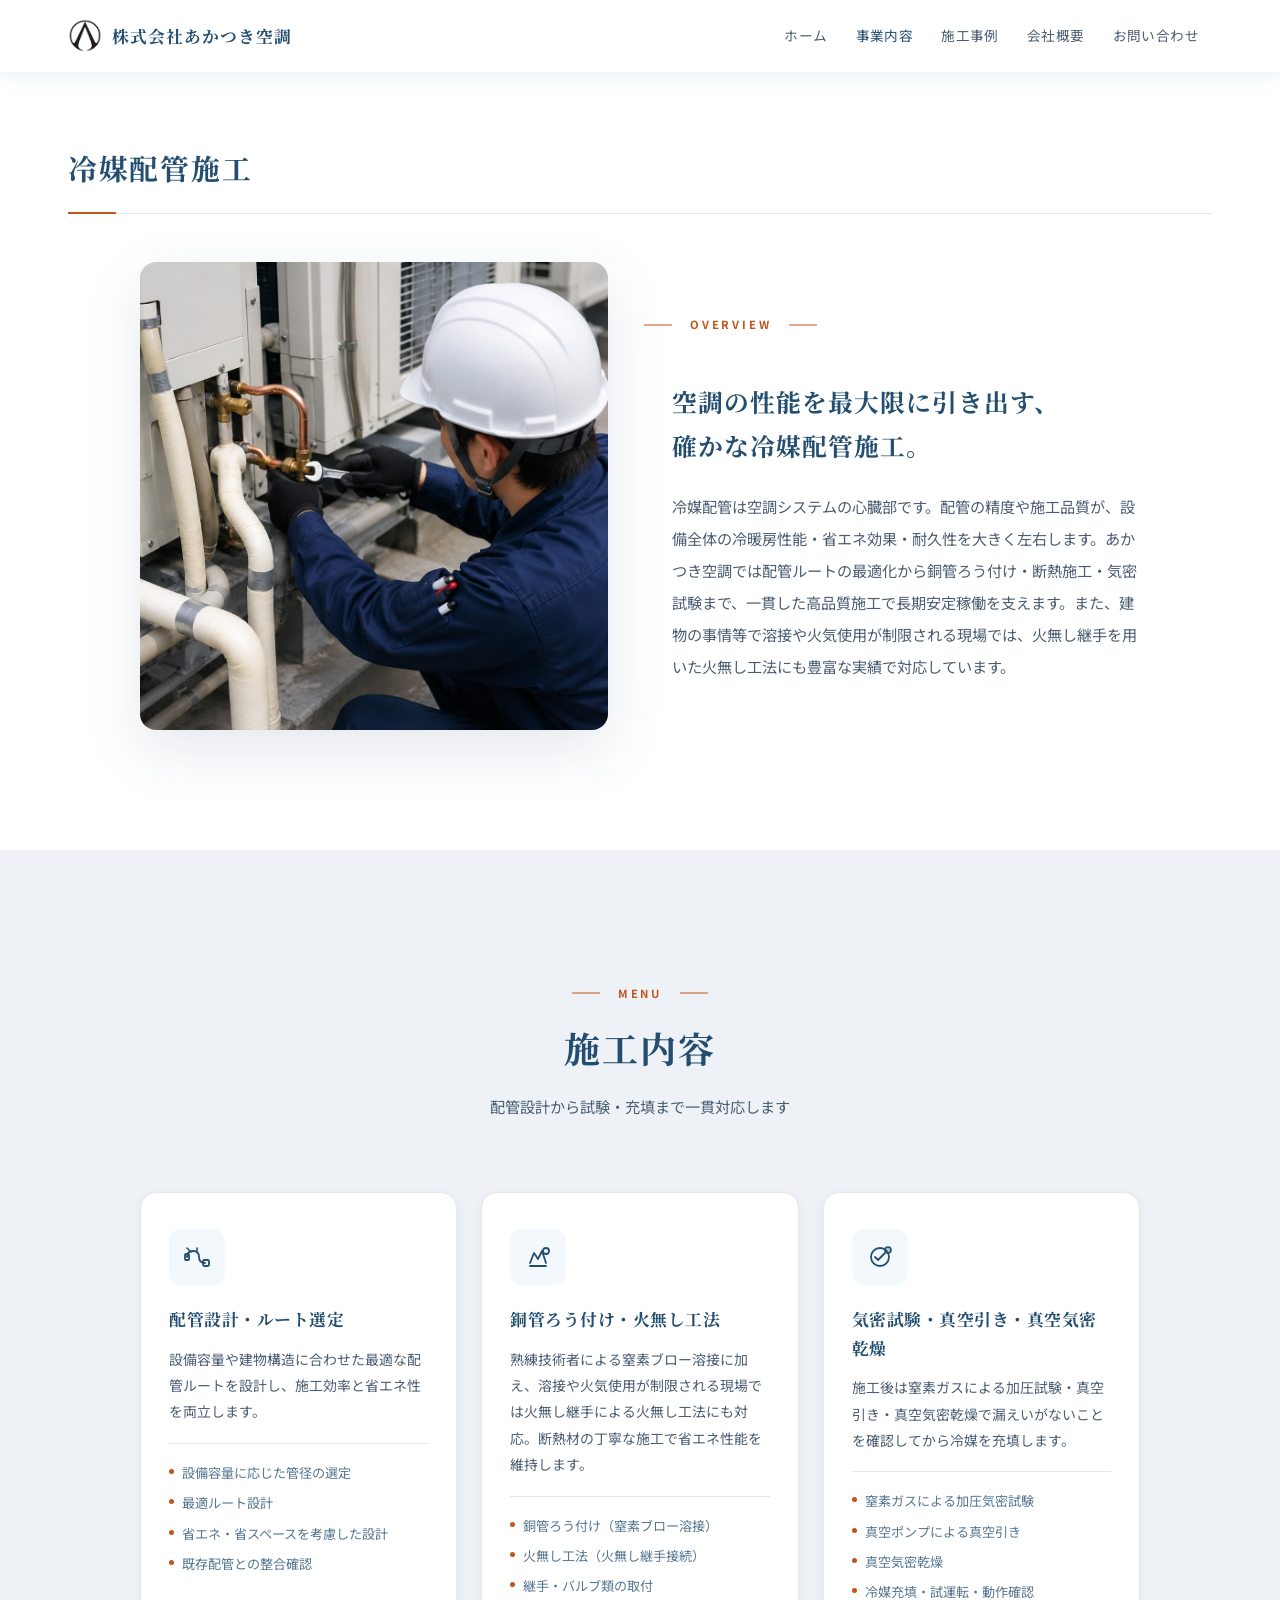
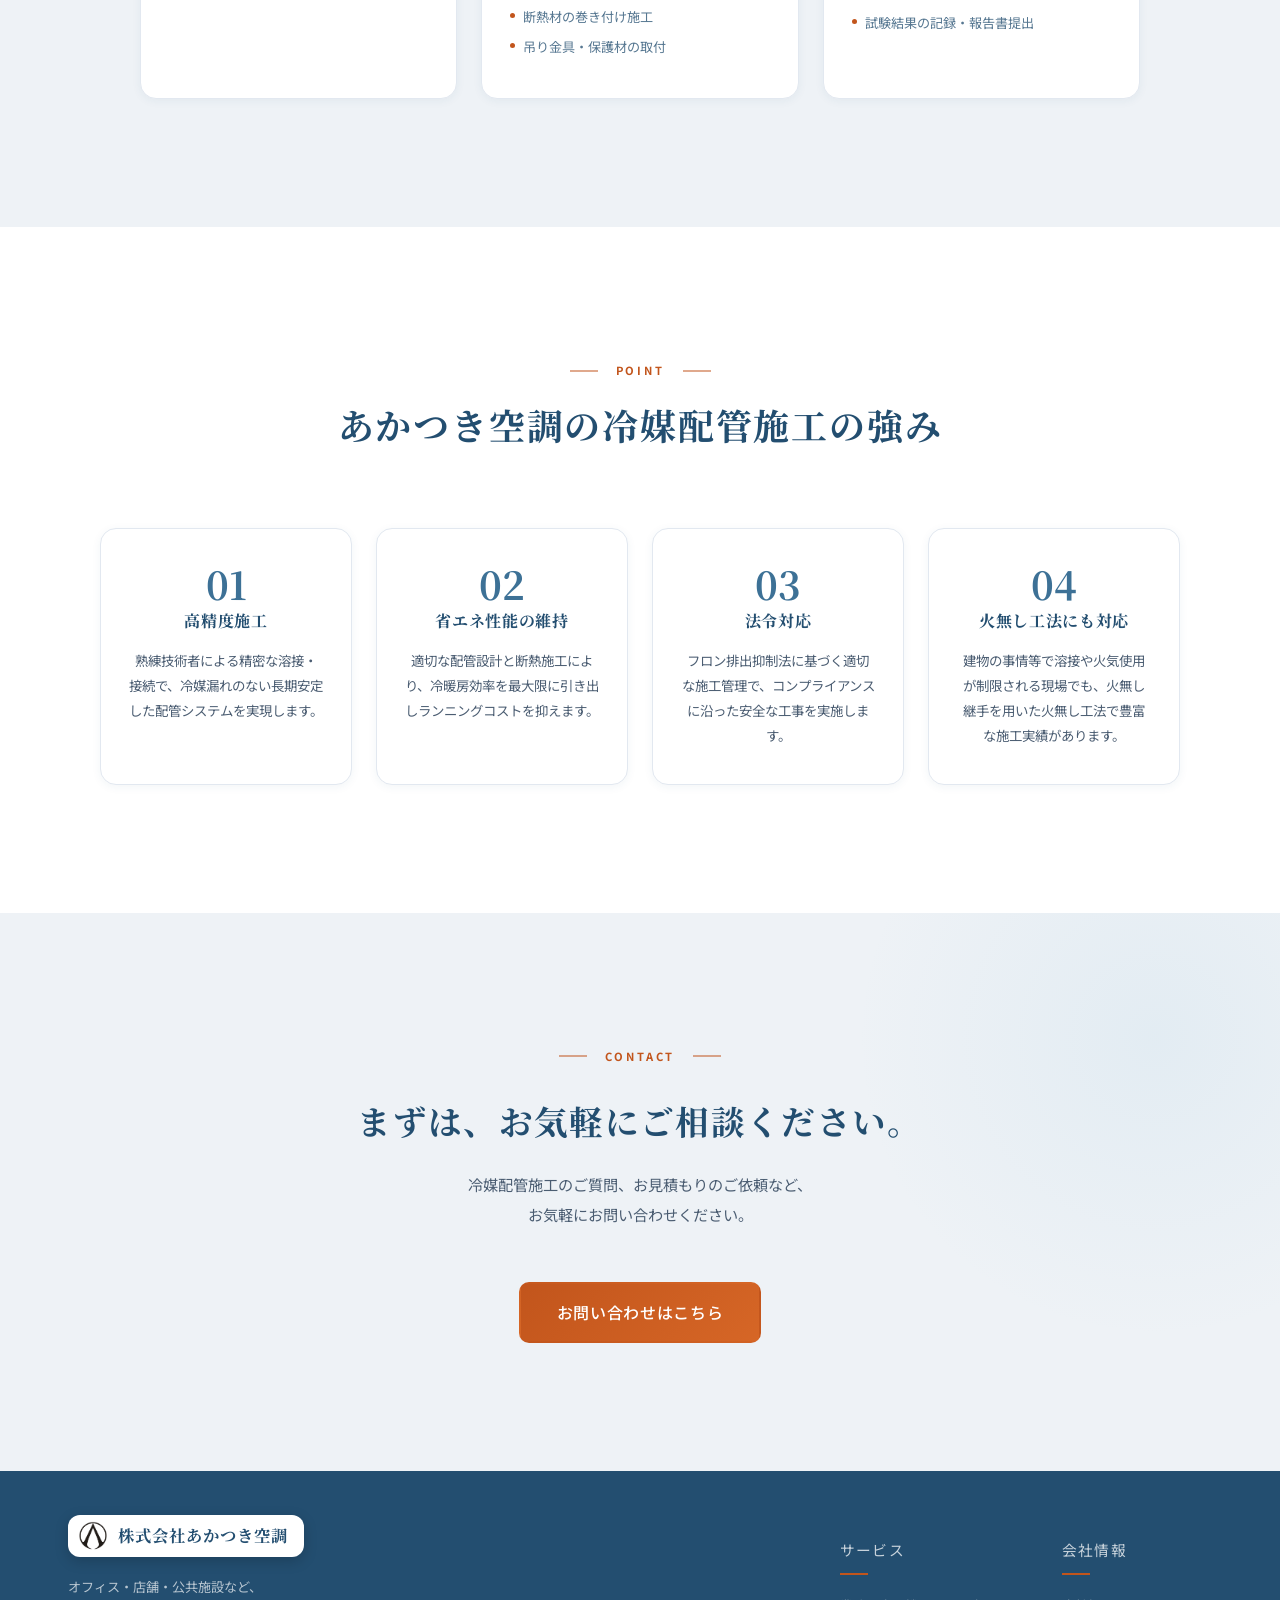
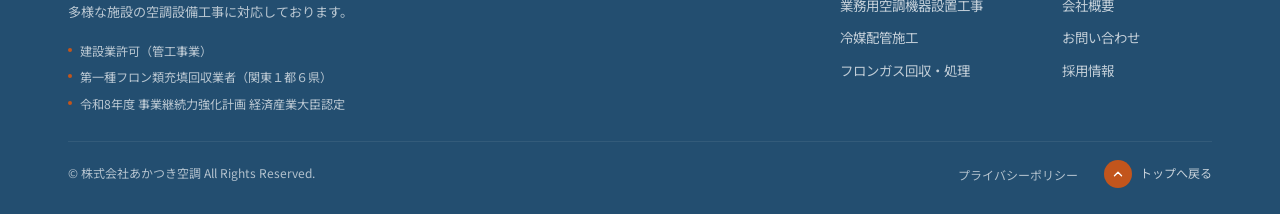
<file: service-maintenance.html>
<!DOCTYPE html>
<html lang="ja">
<head>
    <meta charset="UTF-8">
    <meta name="viewport" content="width=device-width, initial-scale=1.0">
    <meta name="description" content="株式会社あかつき空調の冷媒配管施工。配管ルート設計から銅管ろう付け・断熱・気密試験まで一貫対応。空調システムの性能を最大限に引き出す高精度施工を行います。">
    <title>冷媒配管施工 | 株式会社あかつき空調</title>
    <!-- SEO: 本番公開時は https://example.com を実際のドメインに置き換えてください -->
    <link rel="canonical" href="https://example.com/service-maintenance.html">
    <meta name="robots" content="index, follow">
    <meta property="og:type" content="website">
    <meta property="og:site_name" content="株式会社あかつき空調">
    <meta property="og:locale" content="ja_JP">
    <meta property="og:title" content="冷媒配管施工 | 株式会社あかつき空調">
    <meta property="og:description" content="株式会社あかつき空調の冷媒配管施工。配管ルート設計から銅管ろう付け・断熱・気密試験まで一貫対応。空調システムの性能を最大限に引き出す高精度施工を行います。">
    <meta property="og:url" content="https://example.com/service-maintenance.html">
    <meta property="og:image" content="https://example.com/images/冷媒配管.jpg">
    <meta name="twitter:card" content="summary_large_image">
    <meta name="twitter:title" content="冷媒配管施工 | 株式会社あかつき空調">
    <meta name="twitter:description" content="株式会社あかつき空調の冷媒配管施工。配管ルート設計から銅管ろう付け・断熱・気密試験まで一貫対応。空調システムの性能を最大限に引き出す高精度施工を行います。">
    <meta name="twitter:image" content="https://example.com/images/冷媒配管.jpg">
    <link rel="icon" type="image/svg+xml" href="images/favicon.svg">
    <script type="application/ld+json">
    {
        "@context": "https://schema.org",
        "@type": "BreadcrumbList",
        "itemListElement": [
            {"@type": "ListItem", "position": 1, "name": "ホーム", "item": "https://example.com/"},
            {"@type": "ListItem", "position": 2, "name": "冷媒配管施工", "item": "https://example.com/service-maintenance.html"}
        ]
    }
    </script>
    <link rel="stylesheet" href="style.css?v=20260905">
    <link rel="preconnect" href="https://fonts.googleapis.com">
    <link rel="preconnect" href="https://fonts.gstatic.com" crossorigin>
    <link href="https://fonts.googleapis.com/css2?family=Noto+Serif+JP:wght@400;600;700&family=Noto+Sans+JP:wght@300;400;500;700&display=swap" rel="stylesheet">
    <style>
        /* ========== Overview ========== */
        .svc-overview {
            padding-top: calc(var(--header) + 72px);
            padding-bottom: 120px;
            background: var(--white);
        }
        .svc-overview__page-title {
            font-family: var(--serif);
            font-size: clamp(1.4rem, 2.5vw, 1.8rem);
            font-weight: 700;
            color: var(--navy);
            letter-spacing: .06em;
            margin-bottom: 48px;
            padding-bottom: 20px;
            border-bottom: 1px solid var(--border);
            position: relative;
        }
        .svc-overview__page-title::after {
            content: '';
            position: absolute;
            bottom: -1px;
            left: 0;
            width: 48px;
            height: 2px;
            background: var(--orange);
        }
        @media (max-width: 768px) {
            .svc-overview {
                padding-top: calc(var(--header) + 48px);
                padding-bottom: 72px;
            }
        }
        .svc-overview__inner {
            display: grid;
            grid-template-columns: 1fr 1fr;
            gap: 64px;
            align-items: center;
            max-width: 1000px;
            margin: 0 auto;
        }
        .svc-overview__icon-wrap {
            border-radius: var(--r-lg);
            aspect-ratio: 1 / 1;
            overflow: hidden;
            box-shadow: var(--sh-lg);
        }
        .svc-overview__icon-wrap img {
            width: 100%;
            height: 100%;
            object-fit: cover;
            display: block;
        }
        .svc-overview__lead {
            font-family: var(--serif);
            font-size: clamp(1.2rem, 2.5vw, 1.55rem);
            font-weight: 700;
            color: var(--navy);
            line-height: 1.75;
            margin-bottom: 24px;
            letter-spacing: .04em;
        }
        .svc-overview__text {
            font-size: .95rem;
            color: var(--text-2);
            line-height: 2.1;
        }

        /* ========== Menu ========== */
        .svc-menu {
            padding: 128px 0;
            background: var(--bg-2);
        }
        .svc-menu__grid {
            display: grid;
            grid-template-columns: repeat(3, 1fr);
            gap: 24px;
            max-width: 1000px;
            margin: 0 auto;
        }
        .svc-menu-card {
            background: var(--white);
            border: 1px solid var(--border);
            border-radius: var(--r-lg);
            padding: 36px 28px;
            box-shadow: var(--sh-sm);
            transition: transform var(--ease), box-shadow var(--ease);
        }
        .svc-menu-card:hover {
            transform: translateY(-5px);
            box-shadow: var(--sh-md);
        }
        .svc-menu-card__icon {
            width: 56px;
            height: 56px;
            background: rgba(127,184,214,.10);
            border-radius: 12px;
            display: flex;
            align-items: center;
            justify-content: center;
            margin-bottom: 20px;
        }
        .svc-menu-card__title {
            font-family: var(--serif);
            font-size: 1.05rem;
            font-weight: 700;
            color: var(--navy);
            margin-bottom: 12px;
            letter-spacing: .03em;
        }
        .svc-menu-card__text {
            font-size: .87rem;
            color: var(--text-2);
            line-height: 1.9;
            margin-bottom: 18px;
        }
        .svc-menu-card__list {
            border-top: 1px solid var(--border);
            padding-top: 14px;
        }
        .svc-menu-card__list li {
            font-size: .82rem;
            color: var(--gray);
            padding: 4px 0;
            display: flex;
            align-items: flex-start;
            gap: 8px;
        }
        .svc-menu-card__list li::before {
            content: '';
            width: 5px;
            height: 5px;
            border-radius: 50%;
            background: var(--orange);
            margin-top: 7px;
            flex-shrink: 0;
        }

        /* ========== Benefits ========== */
        .svc-benefits {
            padding: 128px 0;
            background: var(--white);
            position: relative;
            overflow: hidden;
        }
        .svc-benefits .container { position: relative; z-index: 1; }
        .svc-benefits__grid {
            display: grid;
            grid-template-columns: repeat(4, 1fr);
            gap: 24px;
            max-width: 1080px;
            margin: 0 auto;
        }
        .benefit-item {
            background: var(--white);
            border: 1px solid var(--border);
            border-radius: var(--r-lg);
            padding: 36px 28px;
            text-align: center;
            box-shadow: var(--sh-sm);
            transition: transform var(--ease), box-shadow var(--ease), border-color var(--ease);
        }
        .benefit-item:hover {
            transform: translateY(-4px);
            box-shadow: var(--sh-md);
            border-color: rgba(127,184,214,.4);
        }
        .benefit-item__num {
            font-family: var(--serif);
            font-size: 2.4rem;
            font-weight: 700;
            color: var(--navy-3);
            line-height: 1;
            margin-bottom: 4px;
        }
        .benefit-item__title {
            font-family: var(--serif);
            font-size: 1rem;
            font-weight: 700;
            color: var(--navy);
            margin-bottom: 14px;
            letter-spacing: .04em;
        }
        .benefit-item__text {
            font-size: .84rem;
            color: var(--text-2);
            line-height: 1.85;
        }

        /* ========== Responsive ========== */
        @media (max-width: 1024px) {
            .svc-benefits__grid { grid-template-columns: 1fr 1fr; }
        }
        @media (max-width: 768px) {
            .svc-overview,
            .svc-menu,
            .svc-benefits { padding: 72px 0; }

            .svc-overview__inner { grid-template-columns: 1fr; gap: 36px; }
            .svc-overview__icon-wrap { max-width: 260px; margin: 0 auto; }
            .svc-menu__grid { grid-template-columns: 1fr 1fr; }
        }
        @media (max-width: 640px) {
            .svc-benefits__grid { grid-template-columns: 1fr; }
        }
        @media (max-width: 480px) {
            .svc-menu__grid { grid-template-columns: 1fr; }
        }
    </style>
</head>
<body>

    <!-- Header -->
    <header class="header header--light" id="header">
        <div class="header__inner container">
            <a href="index.html" class="header__logo">
                <span class="logo__icon">
                    <img src="images/会社ロゴ新_透過.png" alt="株式会社あかつき空調" width="34" height="34" class="brand-mark">
                </span>
                <span class="logo__text">
                    <span class="logo__name">株式会社あかつき空調</span>
                </span>
            </a>

            <nav class="header__nav" id="nav">
                <ul class="nav__list">
                    <li><a href="index.html#hero" class="nav__link">ホーム</a></li>
                    <li><a href="index.html#services" class="nav__link nav__link--active">事業内容</a></li>
                    <li><a href="index.html#cases" class="nav__link">施工事例</a></li>
                    <li><a href="about.html" class="nav__link">会社概要</a></li>
                    <li><a href="index.html#contact" class="nav__link">お問い合わせ</a></li>
                </ul>
            </nav>

            <button class="hamburger" id="hamburger" aria-label="メニューを開く">
                <span></span>
                <span></span>
                <span></span>
            </button>
        </div>
    </header>

    <main>

        <!-- Overview -->
        <section class="svc-overview">
            <div class="container">
                <h1 class="svc-overview__page-title">冷媒配管施工</h1>
                <div class="svc-overview__inner">
                    <div class="svc-overview__icon-wrap reveal">
                        <img src="images/冷媒配管.jpg" alt="冷媒配管施工の様子">
                    </div>
                    <div class="reveal">
                        <div class="section-header" style="text-align:left; margin-bottom:32px;">
                            <span class="section-label">OVERVIEW</span>
                        </div>
                        <p class="svc-overview__lead">
                            空調の性能を最大限に引き出す、<br>
                            確かな冷媒配管施工。
                        </p>
                        <p class="svc-overview__text">
                            冷媒配管は空調システムの心臓部です。配管の精度や施工品質が、設備全体の冷暖房性能・省エネ効果・耐久性を大きく左右します。あかつき空調では配管ルートの最適化から銅管ろう付け・断熱施工・気密試験まで、一貫した高品質施工で長期安定稼働を支えます。また、建物の事情等で溶接や火気使用が制限される現場では、火無し継手を用いた火無し工法にも豊富な実績で対応しています。
                        </p>
                    </div>
                </div>
            </div>
        </section>

        <!-- Menu -->
        <section class="svc-menu">
            <div class="container">
                <div class="section-header reveal">
                    <span class="section-label">MENU</span>
                    <h2 class="section-title">施工内容</h2>
                    <p class="section-desc">配管設計から試験・充填まで一貫対応します</p>
                </div>

                <div class="svc-menu__grid">
                    <div class="svc-menu-card reveal">
                        <div class="svc-menu-card__icon">
                            <svg width="28" height="28" viewBox="0 0 28 28" fill="none">
                                <path d="M4 14 Q4 8 10 8 Q16 8 16 14 Q16 20 22 20" stroke="#234E70" stroke-width="1.8" fill="none" stroke-linecap="round"/>
                                <rect x="20" y="17" width="6" height="6" rx="1.5" stroke="#234E70" stroke-width="1.8"/>
                                <rect x="2" y="11" width="4" height="6" rx="1" stroke="#234E70" stroke-width="1.8"/>
                                <line x1="4" y1="5" x2="8" y2="9" stroke="#234E70" stroke-width="1.6" stroke-linecap="round"/>
                                <line x1="14" y1="5" x2="14" y2="8" stroke="#234E70" stroke-width="1.6" stroke-linecap="round"/>
                            </svg>
                        </div>
                        <h3 class="svc-menu-card__title">配管設計・ルート選定</h3>
                        <p class="svc-menu-card__text">設備容量や建物構造に合わせた最適な配管ルートを設計し、施工効率と省エネ性を両立します。</p>
                        <ul class="svc-menu-card__list">
                            <li>設備容量に応じた管径の選定</li>
                            <li>最適ルート設計</li>
                            <li>省エネ・省スペースを考慮した設計</li>
                            <li>既存配管との整合確認</li>
                        </ul>
                    </div>
                    <div class="svc-menu-card reveal">
                        <div class="svc-menu-card__icon">
                            <svg width="28" height="28" viewBox="0 0 28 28" fill="none">
                                <path d="M6 20 L10 10 L14 16 L18 8 L22 20" stroke="#234E70" stroke-width="1.8" fill="none" stroke-linecap="round" stroke-linejoin="round"/>
                                <circle cx="22" cy="8" r="3" stroke="#234E70" stroke-width="1.8"/>
                                <line x1="6" y1="23" x2="22" y2="23" stroke="#234E70" stroke-width="1.8" stroke-linecap="round"/>
                            </svg>
                        </div>
                        <h3 class="svc-menu-card__title">銅管ろう付け・火無し工法</h3>
                        <p class="svc-menu-card__text">熟練技術者による窒素ブロー溶接に加え、溶接や火気使用が制限される現場では火無し継手による火無し工法にも対応。断熱材の丁寧な施工で省エネ性能を維持します。</p>
                        <ul class="svc-menu-card__list">
                            <li>銅管ろう付け（窒素ブロー溶接）</li>
                            <li>火無し工法（火無し継手接続）</li>
                            <li>継手・バルブ類の取付</li>
                            <li>断熱材の巻き付け施工</li>
                            <li>吊り金具・保護材の取付</li>
                        </ul>
                    </div>
                    <div class="svc-menu-card reveal">
                        <div class="svc-menu-card__icon">
                            <svg width="28" height="28" viewBox="0 0 28 28" fill="none">
                                <circle cx="14" cy="14" r="9" stroke="#234E70" stroke-width="1.8"/>
                                <path d="M9 14 L12 17 L19 10" stroke="#234E70" stroke-width="1.8" stroke-linecap="round" stroke-linejoin="round"/>
                                <circle cx="22" cy="7" r="3" fill="#234E70" fill-opacity="0.3" stroke="#234E70" stroke-width="1.6"/>
                            </svg>
                        </div>
                        <h3 class="svc-menu-card__title">気密試験・真空引き・真空気密乾燥</h3>
                        <p class="svc-menu-card__text">施工後は窒素ガスによる加圧試験・真空引き・真空気密乾燥で漏えいがないことを確認してから冷媒を充填します。</p>
                        <ul class="svc-menu-card__list">
                            <li>窒素ガスによる加圧気密試験</li>
                            <li>真空ポンプによる真空引き</li>
                            <li>真空気密乾燥</li>
                            <li>冷媒充填・試運転・動作確認</li>
                            <li>試験結果の記録・報告書提出</li>
                        </ul>
                    </div>
                </div>
            </div>
        </section>

        <!-- Benefits -->
        <section class="svc-benefits">
            <div class="container">
                <div class="section-header reveal">
                    <span class="section-label">POINT</span>
                    <h2 class="section-title">あかつき空調の冷媒配管施工の強み</h2>
                </div>
                <div class="svc-benefits__grid reveal">
                    <div class="benefit-item">
                        <p class="benefit-item__num">01</p>
                        <h3 class="benefit-item__title">高精度施工</h3>
                        <p class="benefit-item__text">熟練技術者による精密な溶接・接続で、冷媒漏れのない長期安定した配管システムを実現します。</p>
                    </div>
                    <div class="benefit-item">
                        <p class="benefit-item__num">02</p>
                        <h3 class="benefit-item__title">省エネ性能の維持</h3>
                        <p class="benefit-item__text">適切な配管設計と断熱施工により、冷暖房効率を最大限に引き出しランニングコストを抑えます。</p>
                    </div>
                    <div class="benefit-item">
                        <p class="benefit-item__num">03</p>
                        <h3 class="benefit-item__title">法令対応</h3>
                        <p class="benefit-item__text">フロン排出抑制法に基づく適切な施工管理で、コンプライアンスに沿った安全な工事を実施します。</p>
                    </div>
                    <div class="benefit-item">
                        <p class="benefit-item__num">04</p>
                        <h3 class="benefit-item__title">火無し工法にも対応</h3>
                        <p class="benefit-item__text">建物の事情等で溶接や火気使用が制限される現場でも、火無し継手を用いた火無し工法で豊富な施工実績があります。</p>
                    </div>
                </div>
            </div>
        </section>

        <!-- CTA -->
        <section class="contact">
            <div class="contact__glow"></div>
            <div class="container">
                <div class="contact__inner reveal">
                    <span class="section-label">CONTACT</span>
                    <h2 class="contact__title">まずは、お気軽にご相談ください。</h2>
                    <p class="contact__desc">
                        冷媒配管施工のご質問、お見積もりのご依頼など、<br class="pc-only">
                        お気軽にお問い合わせください。
                    </p>
                    <a href="index.html#contact" class="btn btn--primary btn--lg">お問い合わせはこちら</a>
                </div>
            </div>
        </section>

    </main>

    <!-- Footer -->
    <footer class="footer">
        <div class="container">
            <div class="footer__main">
                <div class="footer__brand">
                    <a href="index.html" class="footer__logo">
                        <img src="images/会社ロゴ新_透過.png" alt="株式会社あかつき空調" width="30" height="30" class="brand-mark">
                        <span class="footer__logo-text">
                            <span class="footer__logo-name">株式会社あかつき空調</span>
                        </span>
                    </a>
                    <p class="footer__desc">オフィス・店舗・公共施設など、<br>多様な施設の空調設備工事に対応しております。</p>
                    <ul class="footer__license-list">
                        <li>建設業許可（管工事業）</li>
                        <li>第一種フロン類充填回収業者（関東１都６県）</li>
                        <li>令和8年度 事業継続力強化計画 経済産業大臣認定</li>
                    </ul>
                </div>

                <nav class="footer__nav">
                    <div class="footer__col">
                        <h4 class="footer__col-title">サービス</h4>
                        <ul>
                            <li><a href="service-construction.html">業務用空調機器設置工事</a></li>
                            <li><a href="service-maintenance.html">冷媒配管施工</a></li>
                            <li><a href="service-freon.html">フロンガス回収・処理</a></li>
                        </ul>
                    </div>
                    <div class="footer__col">
                        <h4 class="footer__col-title">会社情報</h4>
                        <ul>
                            <li><a href="about.html#message">会社概要</a></li>
                            <li><a href="index.html#contact">お問い合わせ</a></li>
                            <li><a href="recruit.html">採用情報</a></li>
                        </ul>
                    </div>
                </nav>
            </div>

            <div class="footer__bottom">
                <p class="footer__copy">&copy; 株式会社あかつき空調 All Rights Reserved.</p>
                <div class="footer__bottom-right">
                    <ul class="footer__links">
                        <li><a href="privacy.html">プライバシーポリシー</a></li>
                    </ul>
                    <a href="index.html#hero" class="footer__totop">
                        <span class="footer__totop-icon" aria-hidden="true">
                            <svg viewBox="0 0 24 24" fill="none" stroke="currentColor" stroke-width="2.4" stroke-linecap="round" stroke-linejoin="round">
                                <polyline points="6 15 12 9 18 15"></polyline>
                            </svg>
                        </span>
                        トップへ戻る
                    </a>
                </div>
            </div>
        </div>
    </footer>

    <script src="script.js?v=20260905"></script>
</body>
</html>
</file>
<file: style.css>
/* =====================================================
   AKATSUKI KUCHO — style.css
===================================================== */

/* ----- Variables ----- */
:root {
    --navy:        #234E70; /* Primary */
    --navy-2:      #2C5D82; /* Primary hover/focus */
    --navy-3:      #3D7196; /* Primary, lighter (gradients) */
    --navy-dark:   #16324A; /* Primary, darkest (overlays / footer depth) */
    --accent:      #7FB8D6; /* Cool accent (pale ice-blue) — used on dark backgrounds */
    --accent-2:    #93C5DD; /* Cool accent hover */
    --orange:      #C2551C; /* Warm highlight (bright, used sparingly) — used on light backgrounds */
    --orange-2:    #D66626; /* Warm highlight hover */
    --white:       #FFFFFF; /* Surface */
    --bg:          #F8FAFC; /* Background */
    --bg-2:        #EEF2F6; /* Background, slightly deeper (services / contact) */
    --border:      #E2E8F0;
    --gray:        #567791; /* Secondary */
    --text:        #1F2937; /* Text */
    --text-2:      #4B5D72; /* Text, muted */

    --serif:  'Noto Serif JP', serif;
    --sans:   'Noto Sans JP', sans-serif;

    --sh-sm:     0 2px 10px rgba(35,78,112,.06);
    --sh-md:     0 10px 32px rgba(35,78,112,.08);
    --sh-lg:     0 20px 60px rgba(35,78,112,.12);
    --sh-orange: 0 8px 22px rgba(194,85,28,.30);

    --ease:   0.3s ease;
    --r:      8px;
    --r-lg:   16px;
    --header: 72px;
    --wrap:   1200px;
}

/* ----- Reset ----- */
*, *::before, *::after { box-sizing: border-box; margin: 0; padding: 0; }
html  { scroll-behavior: smooth; }
body  { font-family: var(--sans); color: var(--text); background: var(--white); line-height: 1.7; -webkit-font-smoothing: antialiased; }
img   { max-width: 100%; display: block; }
a     { text-decoration: none; color: inherit; }
ul    { list-style: none; }
button { font-family: inherit; }

/* ----- Layout ----- */
.container {
    max-width: var(--wrap);
    margin: 0 auto;
    padding: 0 28px;
}

.pc-only { display: block; }

/* ----- Buttons ----- */
.btn {
    display: inline-flex;
    align-items: center;
    justify-content: center;
    gap: 8px;
    padding: 11px 26px;
    border-radius: var(--r);
    font-family: var(--sans);
    font-size: .9rem;
    font-weight: 500;
    letter-spacing: .04em;
    cursor: pointer;
    border: 2px solid transparent;
    transition: background var(--ease), border-color var(--ease),
                color var(--ease), transform var(--ease), box-shadow var(--ease);
}

.btn--lg { padding: 15px 36px; font-size: 1rem; border-radius: 10px; }

.btn--primary {
    background: linear-gradient(135deg, var(--orange) 0%, var(--orange-2) 100%);
    color: var(--white);
    border-color: transparent;
}
.btn--primary:hover {
    background: linear-gradient(135deg, var(--orange-2) 0%, #E07A3C 100%);
    border-color: transparent;
    transform: translateY(-2px);
    box-shadow: var(--sh-orange);
}

.btn--outline {
    background: transparent;
    color: var(--white);
    border-color: rgba(255,255,255,.55);
}
.btn--outline:hover {
    background: rgba(255,255,255,.08);
    border-color: var(--white);
}

.btn--white {
    background: var(--white);
    color: var(--navy);
    border-color: var(--white);
    font-weight: 700;
}
.btn--white:hover {
    background: var(--bg);
    transform: translateY(-2px);
    box-shadow: var(--sh-lg);
}

/* ----- Section header ----- */
.section-header {
    text-align: center;
    margin-bottom: 72px;
}

.section-label {
    display: inline-block;
    font-size: .7rem;
    font-weight: 700;
    letter-spacing: .25em;
    color: var(--orange);
    margin-bottom: 14px;
    position: relative;
    padding: 0 18px;
}
.section-label::before,
.section-label::after {
    content: '';
    position: absolute;
    top: 50%;
    width: 28px;
    height: 1px;
    background: var(--orange);
    transform: translateY(-50%);
}
.section-label::before { right: 100%; }
.section-label::after  { left:  100%; }

.section-label--light            { color: rgba(255,255,255,.65); }
.section-label--light::before,
.section-label--light::after     { background: rgba(255,255,255,.35); }

.section-title {
    font-family: var(--serif);
    font-size: clamp(1.7rem, 3vw, 2.25rem);
    font-weight: 700;
    color: var(--navy);
    letter-spacing: .05em;
    margin-bottom: 16px;
}
.section-title--light { color: var(--white); }

.section-desc {
    color: var(--text-2);
    font-size: .95rem;
    max-width: 480px;
    margin: 0 auto;
}

/* ----- Scroll-reveal ----- */
.reveal {
    opacity: 0;
    transform: translateY(36px);
    transition: opacity .7s ease, transform .7s ease;
}
.reveal.visible {
    opacity: 1;
    transform: none;
}

/* ----- Hero fade-in (on load) ----- */
.fade-in {
    opacity: 0;
    transform: translateY(24px);
    animation: fadeUp .85s ease forwards;
}
.fade-in:nth-child(1) { animation-delay: .10s; }
.fade-in:nth-child(2) { animation-delay: .22s; }
.fade-in:nth-child(3) { animation-delay: .38s; }
.fade-in:nth-child(4) { animation-delay: .54s; }

@keyframes fadeUp {
    to { opacity: 1; transform: none; }
}

/* =====================================================
   HEADER
===================================================== */
.header {
    position: fixed;
    inset: 0 0 auto 0;
    height: var(--header);
    z-index: 200;
    background: rgba(255,255,255,.96);
    backdrop-filter: blur(10px);
    box-shadow: 0 2px 20px rgba(35,78,112,.10);
    transition: background var(--ease), box-shadow var(--ease);
}
.header.scrolled.scrolling {
    background: rgba(255,255,255,.75);
    box-shadow: none;
}

.header__inner {
    display: flex;
    align-items: center;
    height: 100%;
    gap: 24px;
}

/* Logo */
.header__logo {
    display: flex;
    align-items: center;
    gap: 10px;
    flex-shrink: 0;
}
.brand-mark {
    display: block;
    object-fit: contain;
}
.logo__text {
    display: flex;
    flex-direction: column;
    line-height: 1.1;
}
.logo__name {
    font-family: var(--serif);
    font-size: 1.05rem;
    font-weight: 700;
    color: var(--navy);
    letter-spacing: .06em;
}

/* Nav */
.header__nav { margin-left: auto; }

.nav__list {
    display: flex;
    gap: 2px;
}
.nav__link {
    display: block;
    padding: 8px 13px;
    font-size: .85rem;
    color: var(--text-2);
    font-weight: 400;
    border-radius: var(--r);
    letter-spacing: .03em;
    transition: color var(--ease), background var(--ease);
}
.nav__link:hover {
    color: var(--navy);
    background: rgba(127,184,214,.14);
}
.nav__link--active { color: var(--navy); background: transparent; }

/* Hamburger */
.hamburger {
    display: none;
    flex-direction: column;
    justify-content: center;
    gap: 5px;
    width: 38px;
    height: 38px;
    background: none;
    border: none;
    cursor: pointer;
    padding: 5px;
    margin-left: auto;
}
.hamburger span {
    display: block;
    height: 2px;
    background: var(--navy);
    border-radius: 2px;
    transition: transform .3s ease, opacity .3s ease;
    transform-origin: center;
}
.hamburger.open span:nth-child(1) { transform: translateY(7px) rotate(45deg); }
.hamburger.open span:nth-child(2) { opacity: 0; transform: scaleX(0); }
.hamburger.open span:nth-child(3) { transform: translateY(-7px) rotate(-45deg); }

/* =====================================================
   HERO
===================================================== */
.hero {
    position: relative;
    min-height: 90vh;
    display: flex;
    align-items: center;
    background: var(--navy-dark); /* ultimate fallback */
    overflow: hidden;
    padding-top: var(--header);
}

/* Hero background photo */
.hero__bg-photo {
    position: absolute;
    inset: 0;
    z-index: 0;
    background-image: url('images/heroグリッド無.jpg');
    background-size: cover;
    background-position: center bottom;
    background-repeat: no-repeat;
}

/* Left-to-right overlay: dark on text side, transparent on bright side */
.hero__overlay {
    position: absolute;
    inset: 0;
    z-index: 1;
    background: linear-gradient(
        108deg,
        rgba(22, 50, 74, 0.68) 0%,
        rgba(22, 50, 74, 0.50) 35%,
        rgba(22, 50, 74, 0.16) 60%,
        rgba(22, 50, 74, 0.0)  100%
    );
}



/* Content */
.hero__content {
    position: relative;
    z-index: 4;
    max-width: 760px;
    padding-top: 32px;
    padding-bottom: 88px;
    margin-left: 5%;
    margin-right: auto;
}

.hero__badge {
    display: inline-block;
    background: rgba(255,255,255,.92);
    border: 1px solid rgba(255,255,255,.5);
    color: var(--navy);
    padding: 5px 18px;
    border-radius: 100px;
    font-size: .75rem;
    font-weight: 600;
    letter-spacing: .12em;
    margin-bottom: 28px;
}

.hero__title {
    font-family: var(--serif);
    font-size: clamp(2.3rem, 5vw, 3.9rem);
    font-weight: 700;
    color: var(--white);
    line-height: 1.45;
    margin-bottom: 28px;
    letter-spacing: .04em;
}
.hero__title--accent {
    color: var(--navy);
    text-shadow: 0 0 16px rgba(255,255,255,.6), 0 0 4px rgba(255,255,255,.4);
    position: relative;
    display: inline-block;
}
.hero__title--accent::after {
    content: '';
    position: absolute;
    bottom: 0px;
    left: 0;
    right: 0;
    height: 3px;
    background: var(--navy);
    border-radius: 2px;
    opacity: .85;
}

.hero__desc {
    color: rgba(255,255,255,.7);
    font-size: 1.02rem;
    font-weight: 300;
    line-height: 1.95;
    margin-bottom: 44px;
}

.hero__buttons { display: flex; gap: 16px; flex-wrap: wrap; }



/* =====================================================
   SERVICES
===================================================== */
.services {
    padding: 128px 0;
    background: var(--bg-2);
}

.services__grid {
    display: grid;
    grid-template-columns: repeat(3, 1fr);
    gap: 26px;
    max-width: 1140px;
    margin: 0 auto;
}

.service-card {
    background: var(--white);
    border: 1px solid var(--border);
    border-radius: var(--r-lg);
    padding: 44px 36px 36px;
    position: relative;
    overflow: hidden;
    box-shadow: var(--sh-sm);
    transition: transform .4s var(--ease), box-shadow .4s var(--ease), border-color var(--ease);
    display: flex;
    flex-direction: column;
}

/* Top accent bar that sweeps in on hover */
.service-card::before {
    content: '';
    position: absolute;
    top: 0; left: 0; right: 0;
    height: 4px;
    background: linear-gradient(90deg, var(--orange) 0%, var(--navy-3) 100%);
    transform: scaleX(0);
    transform-origin: left;
    transition: transform .5s ease;
}
.service-card:hover::before { transform: scaleX(1); }

/* Soft decorative glow tucked into the corner */
.service-card::after {
    content: '';
    position: absolute;
    top: -50px; right: -50px;
    width: 160px;
    height: 160px;
    background: radial-gradient(circle, rgba(127,184,214,.20) 0%, rgba(127,184,214,0) 72%);
    border-radius: 50%;
    z-index: 0;
    pointer-events: none;
    transition: transform .5s ease;
}
.service-card:hover::after { transform: scale(1.15); }

.service-card > * {
    position: relative;
    z-index: 1;
}

.service-card:hover {
    transform: translateY(-8px);
    box-shadow: 0 22px 46px rgba(35,78,112,.16), 0 6px 18px rgba(194,85,28,.07);
    border-color: rgba(127,184,214,.45);
}

/* Featured (dark) card */
.service-card--dark {
    background: linear-gradient(150deg, var(--navy) 0%, var(--navy-3) 100%);
    border-color: transparent;
    color: var(--white);
}
.service-card--dark:hover { border-color: rgba(127,184,214,.45); }

.service-card__badge {
    position: absolute;
    top: -12px;
    left: 36px;
    background: var(--navy);
    color: var(--white);
    font-size: .68rem;
    font-weight: 700;
    padding: 4px 12px;
    border-radius: 100px;
    letter-spacing: .06em;
}

.service-card__num {
    width: 52px;
    height: 52px;
    border-radius: 50%;
    background: linear-gradient(135deg, var(--navy) 0%, var(--navy-3) 100%);
    color: var(--white);
    font-family: var(--serif);
    font-size: 1.05rem;
    font-weight: 700;
    letter-spacing: 0;
    display: flex;
    align-items: center;
    justify-content: center;
    margin-bottom: 22px;
    box-shadow: 0 8px 18px rgba(35,78,112,.28);
    transition: transform var(--ease);
}
.service-card:hover .service-card__num { transform: scale(1.08) rotate(-6deg); }
.service-card--dark .service-card__num { background: rgba(255,255,255,.12); box-shadow: none; }

.service-card__icon-wrap {
    width: 66px;
    height: 66px;
    background: rgba(127,184,214,.10);
    border-radius: 13px;
    display: flex;
    align-items: center;
    justify-content: center;
    margin-bottom: 24px;
}
.service-card--dark .service-card__icon-wrap { background: rgba(255,255,255,.08); }

.service-card__title {
    font-family: var(--serif);
    font-size: 1.25rem;
    font-weight: 700;
    color: var(--navy);
    letter-spacing: .04em;
    margin-bottom: 14px;
}
.service-card--dark .service-card__title { color: var(--white); }

.service-card__text {
    font-size: .875rem;
    color: var(--text-2);
    flex: 1;
    line-height: 1.85;
    margin-bottom: 20px;
}
.service-card--dark .service-card__text { color: rgba(255,255,255,.65); }

.service-card__list {
    border-top: 1px solid var(--border);
    padding-top: 18px;
    margin-bottom: 26px;
}
.service-card--dark .service-card__list { border-color: rgba(255,255,255,.12); }

.service-card__list li {
    font-size: .84rem;
    color: var(--text-2);
    padding: 5px 0;
    display: flex;
    align-items: center;
    gap: 9px;
}
.service-card--dark .service-card__list li { color: rgba(255,255,255,.7); }

.service-card__list li::before {
    content: '✓';
    width: 18px;
    height: 18px;
    flex-shrink: 0;
    border-radius: 50%;
    background: linear-gradient(135deg, var(--orange) 0%, var(--orange-2) 100%);
    color: var(--white);
    font-size: .58rem;
    font-weight: 700;
    line-height: 1;
    display: flex;
    align-items: center;
    justify-content: center;
}

.service-card__link {
    align-self: flex-start;
    font-size: .85rem;
    font-weight: 600;
    color: var(--orange);
    display: inline-flex;
    align-items: center;
    gap: 8px;
    padding: 10px 20px;
    border-radius: 100px;
    border: 1.5px solid rgba(194,85,28,.3);
    transition: background var(--ease), color var(--ease), border-color var(--ease), gap var(--ease);
}
.service-card__link:hover {
    background: var(--orange);
    border-color: var(--orange);
    color: var(--white);
    gap: 12px;
}
.service-card__link--light { color: rgba(255,255,255,.85); border-color: rgba(255,255,255,.3); }
.service-card__link--light:hover { background: var(--white); color: var(--navy); border-color: var(--white); }

.arrow { display: inline-block; transition: transform var(--ease); }
.service-card__link:hover .arrow { transform: translateX(4px); }

/* =====================================================
   FEATURES
===================================================== */
/* =====================================================
   STATS
===================================================== */
.stats {
    position: relative;
    padding: 128px 0;
    background: var(--navy);
    overflow: hidden;
}

.stats__bg-grid {
    position: absolute;
    inset: 0;
    background-image:
        linear-gradient(rgba(127,184,214,.05) 1px, transparent 1px),
        linear-gradient(90deg, rgba(127,184,214,.05) 1px, transparent 1px);
    background-size: 56px 56px;
}

.stats .container { position: relative; z-index: 1; }

.stats__grid {
    display: grid;
    grid-template-columns: repeat(4, 1fr);
    gap: 24px;
    margin-top: 8px;
}

.stat-item {
    text-align: center;
    padding: 44px 16px;
    border: 1px solid rgba(127,184,214,.20);
    border-radius: var(--r-lg);
    background: rgba(255,255,255,.04);
    box-shadow: inset 0 1px 0 rgba(255,255,255,.06);
    transition: background var(--ease), border-color var(--ease), box-shadow var(--ease);
}
.stat-item:hover {
    background: rgba(255,255,255,.07);
    border-color: rgba(127,184,214,.4);
    box-shadow:
        0 10px 28px rgba(16,32,48,.28),
        inset 0 1px 0 rgba(255,255,255,.1);
}

.stat-item__num {
    display: flex;
    align-items: baseline;
    justify-content: center;
    gap: 4px;
    margin-bottom: 10px;
}

.counter {
    font-family: var(--serif);
    font-size: clamp(2.6rem, 4vw, 3.5rem);
    font-weight: 700;
    color: var(--white);
    line-height: 1;
}

.stat-item__unit {
    font-size: 1rem;
    color: var(--accent);
    font-weight: 700;
}

.stat-item__label {
    font-size: .8rem;
    color: rgba(255,255,255,.68);
    letter-spacing: .07em;
}

/* =====================================================
   CASES
===================================================== */
.cases {
    padding: 128px 0;
    background: var(--white);
}

.cases__grid {
    display: grid;
    grid-template-columns: repeat(2, 1fr);
    gap: 26px;
}

.case-card {
    background: var(--white);
    border: 1px solid var(--border);
    border-radius: var(--r-lg);
    position: relative;
    overflow: hidden;
    box-shadow: var(--sh-sm);
    transition: transform var(--ease), box-shadow var(--ease), border-color var(--ease);
}
.case-card:hover {
    transform: translateY(-6px);
    box-shadow: 0 20px 42px rgba(35,78,112,.14), 0 6px 16px rgba(194,85,28,.06);
    border-color: rgba(127,184,214,.4);
}

/* Top accent bar that sweeps in on hover */
.case-card::before {
    content: '';
    position: absolute;
    top: 0; left: 0; right: 0;
    height: 4px;
    background: linear-gradient(90deg, var(--orange) 0%, var(--navy-3) 100%);
    transform: scaleX(0);
    transform-origin: left;
    transition: transform .5s ease;
    z-index: 3;
}
.case-card:hover::before { transform: scaleX(1); }

/* Thumbnail */
.case-card__thumb {
    aspect-ratio: 3 / 4;
    position: relative;
    display: flex;
    align-items: center;
    justify-content: center;
    overflow: hidden;
}
.case-card__thumb--office    { background: linear-gradient(140deg, #234E70 0%, #3D7196 60%, #16324A 100%); }
.case-card__thumb--school    { background: linear-gradient(140deg, #24485C 0%, #4A7B93 60%, #17323F 100%); }
.case-card__thumb--tenant    { background: linear-gradient(140deg, #2A567A 0%, #4A82A6 60%, #1A3A52 100%); }
.case-card__thumb--warehouse { background: linear-gradient(140deg, #2C4A63 0%, #5F7D95 60%, #1D3547 100%); }

/* Subtle pattern overlay */
.case-card__thumb::before {
    content: '';
    position: absolute;
    inset: 0;
    background:
        repeating-linear-gradient(0deg, transparent, transparent 28px, rgba(255,255,255,.025) 28px, rgba(255,255,255,.025) 29px),
        repeating-linear-gradient(90deg, transparent, transparent 28px, rgba(255,255,255,.025) 28px, rgba(255,255,255,.025) 29px);
}

/* Orange gradient accent at bottom */
.case-card__thumb::after {
    content: '';
    position: absolute;
    bottom: 0; left: 0; right: 0;
    height: 60px;
    background: linear-gradient(to top, rgba(22,50,74,.55), transparent);
}

.case-card__thumb-slide {
    position: absolute;
    inset: 0;
    width: 100%;
    height: 100%;
    object-fit: cover;
    z-index: 0;
    opacity: 0;
    transform: scale(1);
    transition: opacity 1.6s ease, transform 7s ease-out;
    pointer-events: none;
}

/* Interactive slider: JS toggles .is-active on the current slide/dot.
   Fading a slide out and the next one in at the same time (both transition
   on the same "opacity" duration) produces a true crossfade, and the slow
   transform transition gives each photo a gentle, continuous Ken Burns zoom. */
.case-card__thumb-slide.is-active {
    opacity: 1;
    transform: scale(1.06);
    z-index: 1;
}

@media (prefers-reduced-motion: reduce) {
    .case-card__thumb-slide { transition: opacity .3s ease; }
    .case-card__thumb-slide.is-active { transform: scale(1); }
}

.case-card__thumb-icon {
    position: absolute;
    z-index: 1;
}

.case-card__category {
    position: absolute;
    bottom: 14px;
    left: 18px;
    z-index: 2;
    background: var(--navy);
    color: var(--white);
    font-size: .7rem;
    font-weight: 700;
    padding: 4px 12px;
    border-radius: 100px;
    letter-spacing: .06em;
}

/* Dot indicators */
.case-card__thumb-dots {
    position: absolute;
    bottom: 14px;
    right: 18px;
    z-index: 3;
    display: flex;
    align-items: center;
    gap: 6px;
}
.case-card__thumb-dot {
    width: 6px;
    height: 6px;
    padding: 0;
    border: none;
    border-radius: 50%;
    background: rgba(255,255,255,.5);
    cursor: pointer;
    transition: background var(--ease), transform var(--ease);
}
.case-card__thumb-dot:hover { background: rgba(255,255,255,.8); }
.case-card__thumb-dot.is-active {
    background: var(--white);
    transform: scale(1.35);
}

.case-card__body { padding: 28px 30px; }

.case-card__meta {
    font-size: .72rem;
    color: var(--gray);
    letter-spacing: .07em;
    margin-bottom: 9px;
}

.case-card__title {
    font-family: var(--serif);
    font-size: 1rem;
    font-weight: 700;
    color: var(--navy);
    line-height: 1.55;
    margin-bottom: 15px;
    padding-bottom: 14px;
    position: relative;
}
.case-card__title::after {
    content: '';
    position: absolute;
    left: 0;
    bottom: 0;
    width: 28px;
    height: 2px;
    background: var(--orange);
    transition: width var(--ease);
}
.case-card:hover .case-card__title::after { width: 44px; }

.case-card__text {
    font-size: .84rem;
    color: var(--text-2);
    line-height: 1.85;
}

/* =====================================================
   NEWS
===================================================== */
.news {
    padding: 128px 0;
    background: var(--white);
}

.news__list {
    max-width: 860px;
    margin: 0 auto;
    display: flex;
    flex-direction: column;
    gap: 10px;
}

.news-item {
    display: flex;
    align-items: center;
    gap: 20px;
    padding: 22px 28px;
    background: var(--white);
    border: 1px solid var(--border);
    border-radius: var(--r);
    transition: box-shadow var(--ease), transform var(--ease);
}
.news-item:hover {
    box-shadow: var(--sh-sm);
    transform: translateX(4px);
}

.news-item__date {
    font-size: .82rem;
    color: var(--gray);
    letter-spacing: .05em;
    white-space: nowrap;
    flex-shrink: 0;
    min-width: 80px;
}

.news-item__cat {
    flex-shrink: 0;
    font-size: .68rem;
    font-weight: 700;
    letter-spacing: .08em;
    padding: 3px 12px;
    border-radius: 100px;
    background: var(--orange);
    color: var(--white);
    white-space: nowrap;
}
.news-item__cat--work {
    background: var(--navy);
    color: var(--white);
}

.news-item__title {
    font-size: .9rem;
    color: var(--navy);
    line-height: 1.6;
    transition: color var(--ease);
}
a.news-item__title:hover { color: var(--navy-2); }

/* =====================================================
   CONTACT
===================================================== */
.contact {
    position: relative;
    padding: 128px 0;
    background: var(--bg-2);
    overflow: hidden;
}

.contact__glow {
    position: absolute;
    top: -200px;
    right: -200px;
    width: 650px;
    height: 650px;
    border-radius: 50%;
    background: radial-gradient(circle, rgba(127,184,214,.10) 0%, transparent 65%);
    pointer-events: none;
}

.contact .container { position: relative; z-index: 1; }

.contact__inner { text-align: center; }

.contact__title {
    font-family: var(--serif);
    font-size: clamp(1.6rem, 3vw, 2.1rem);
    font-weight: 700;
    color: var(--navy);
    margin: 12px 0 20px;
    letter-spacing: .04em;
}

.contact__desc {
    color: var(--text-2);
    font-size: .95rem;
    line-height: 2;
    margin-bottom: 52px;
}

.contact__form {
    width: 100%;
    max-width: 760px;
    margin: 0 auto;
    text-align: left;
}

.contact__form-row {
    display: grid;
    grid-template-columns: 1fr 1fr;
    gap: 20px;
}

.contact__form-group {
    display: flex;
    flex-direction: column;
    gap: 8px;
    margin-bottom: 20px;
}

.contact__label {
    font-size: .82rem;
    color: var(--text-2);
    font-weight: 600;
    letter-spacing: .03em;
}

.contact__required {
    color: var(--orange);
    margin-left: 3px;
}

.contact__input,
.contact__select,
.contact__textarea {
    width: 100%;
    background: var(--white);
    border: 1.5px solid var(--border);
    border-radius: var(--r);
    padding: 12px 16px;
    font-family: var(--sans);
    font-size: .92rem;
    color: var(--text);
    outline: none;
    transition: border-color var(--ease), box-shadow var(--ease);
    -webkit-appearance: none;
    appearance: none;
    box-shadow: var(--sh-sm);
}

.contact__input::placeholder,
.contact__textarea::placeholder {
    color: var(--gray);
}

.contact__select {
    background-image: url("data:image/svg+xml,%3Csvg xmlns='http://www.w3.org/2000/svg' width='12' height='8' viewBox='0 0 12 8'%3E%3Cpath d='M1 1l5 5 5-5' stroke='%23567791' stroke-width='1.8' fill='none' stroke-linecap='round' stroke-linejoin='round'/%3E%3C/svg%3E");
    background-repeat: no-repeat;
    background-position: right 14px center;
    padding-right: 40px;
    cursor: pointer;
}

.contact__select option {
    background: var(--white);
    color: var(--text);
}

.contact__checkbox-group {
    display: flex;
    flex-wrap: wrap;
    gap: 10px;
}

.contact__checkbox {
    display: flex;
    align-items: center;
    gap: 8px;
    background: var(--white);
    border: 1.5px solid var(--border);
    border-radius: var(--r);
    padding: 10px 16px;
    font-size: .88rem;
    color: var(--text-2);
    cursor: pointer;
    box-shadow: var(--sh-sm);
    transition: border-color var(--ease), background var(--ease), color var(--ease);
}

.contact__checkbox:hover { border-color: var(--navy-3); }

.contact__checkbox-input {
    appearance: none;
    -webkit-appearance: none;
    width: 17px;
    height: 17px;
    flex-shrink: 0;
    border: 1.5px solid var(--border);
    border-radius: 4px;
    display: grid;
    place-content: center;
    cursor: pointer;
    transition: border-color var(--ease), background var(--ease);
}

.contact__checkbox-input::before {
    content: '';
    width: 9px;
    height: 9px;
    transform: scale(0);
    transition: transform var(--ease);
    box-shadow: inset 1em 1em var(--white);
    clip-path: polygon(14% 44%, 0 65%, 50% 100%, 100% 16%, 80% 0%, 43% 62%);
}

.contact__checkbox-input:checked {
    background: var(--orange);
    border-color: var(--orange);
}

.contact__checkbox-input:checked::before { transform: scale(1); }

.contact__checkbox:has(.contact__checkbox-input:checked),
.contact__checkbox.is-checked {
    border-color: var(--orange);
    background: rgba(194,85,28,.06);
    color: var(--navy);
}

.contact__input:focus,
.contact__select:focus,
.contact__textarea:focus {
    border-color: var(--navy-2);
    box-shadow: 0 0 0 3px rgba(127,184,214,.20);
}

.contact__textarea {
    resize: vertical;
    min-height: 140px;
    line-height: 1.7;
}

.contact__form-submit {
    text-align: center;
    margin-top: 8px;
}

/* =====================================================
   FOOTER
===================================================== */
.footer {
    background: var(--navy);
    padding: 44px 0 0;
}

.footer__main {
    display: flex;
    align-items: center;
    justify-content: space-between;
    gap: 48px;
    padding-bottom: 26px;
    border-bottom: 1px solid rgba(255,255,255,.07);
}

.footer__brand { flex: 0 0 300px; }

.footer__logo {
    display: flex;
    align-items: center;
    gap: 10px;
    width: fit-content;
    margin-bottom: 18px;
    background: var(--white);
    padding: 6px 16px 6px 10px;
    border-radius: 12px;
    box-shadow: 0 4px 14px rgba(0,0,0,.18);
}
.footer__logo-text {
    display: flex;
    flex-direction: column;
    line-height: 1.1;
}
.footer__logo-name {
    font-family: var(--serif);
    font-size: 1.02rem;
    font-weight: 700;
    color: var(--navy);
    letter-spacing: .06em;
}

.footer__desc {
    font-size: .82rem;
    color: rgba(255,255,255,.68);
    line-height: 1.9;
    max-width: 300px;
}

.footer__license-list {
    list-style: none;
    margin-top: 16px;
    max-width: 300px;
}
.footer__license-list li {
    display: flex;
    align-items: flex-start;
    gap: 8px;
    font-size: .76rem;
    color: rgba(255,255,255,.68);
    line-height: 1.7;
}
.footer__license-list li + li { margin-top: 6px; }
.footer__license-list li::before {
    content: '';
    flex: 0 0 auto;
    width: 4px;
    height: 4px;
    border-radius: 50%;
    background: var(--orange);
    margin-top: 7px;
}


.footer__nav {
    display: flex;
    gap: 72px;
}

.footer__col { flex: 0 0 auto; min-width: 150px; }

.footer__col-title {
    position: relative;
    font-size: .92rem;
    font-weight: 400;
    color: rgba(255,255,255,.75);
    letter-spacing: .08em;
    margin-bottom: 20px;
    padding-bottom: 13px;
}
.footer__col-title::after {
    content: '';
    position: absolute;
    left: 0;
    bottom: 0;
    width: 28px;
    height: 2px;
    background: var(--orange);
}

.footer__col ul li {
    margin-bottom: 11px;
    font-size: .84rem;
    color: rgba(255,255,255,.72);
    line-height: 1.6;
}
.footer__col a {
    font-size: .84rem;
    color: rgba(255,255,255,.72);
    transition: color var(--ease);
}
.footer__col a:hover { color: var(--white); }

.footer__bottom {
    display: flex;
    align-items: center;
    justify-content: space-between;
    padding: 18px 0 26px;
}

.footer__copy {
    font-size: .75rem;
    color: rgba(255,255,255,.65);
}

.footer__bottom-right {
    display: flex;
    align-items: center;
    gap: 26px;
}

.footer__links {
    display: flex;
    gap: 24px;
}
.footer__links a {
    font-size: .75rem;
    color: rgba(255,255,255,.65);
    transition: color var(--ease);
}
.footer__links a:hover { color: var(--white); }

.footer__totop {
    display: flex;
    align-items: center;
    gap: 8px;
    font-size: .75rem;
    color: rgba(255,255,255,.75);
    white-space: nowrap;
    transition: color var(--ease), transform var(--ease);
}
.footer__totop:hover { color: var(--white); transform: translateY(-2px); }
.footer__totop-icon {
    display: flex;
    align-items: center;
    justify-content: center;
    width: 28px;
    height: 28px;
    border-radius: 50%;
    background: var(--orange);
    flex: 0 0 auto;
}
.footer__totop-icon svg {
    width: 14px;
    height: 14px;
    stroke: var(--white);
}

/* =====================================================
   RESPONSIVE
===================================================== */
@media (max-width: 1024px) {
    .stats__grid    { grid-template-columns: repeat(2, 1fr); }

    .footer__main { flex-wrap: wrap; justify-content: flex-start; gap: 40px; }
    .footer__brand { flex: 0 0 100%; }
}

/* タブレット：施工事例を2列に */
@media (max-width: 960px) {
    .cases__grid { grid-template-columns: repeat(2, 1fr); gap: 22px; }
}

@media (max-width: 900px) {
    .services__grid { grid-template-columns: repeat(2, 1fr); }
}

@media (max-width: 640px) {
    .cases__grid    { grid-template-columns: 1fr; gap: 20px; }
    .services__grid { grid-template-columns: 1fr; gap: 20px; }
    .news-item { flex-wrap: wrap; gap: 10px; padding: 18px 20px; }
}

@media (max-width: 768px) {
    :root { --header: 60px; }

    .pc-only { display: none; }

    body.nav-open { overflow: hidden; }

    /* Backdrop-filter on a fixed header forces a re-blur of the scrolling
       content behind it every frame, which is a common cause of janky
       scrolling on mobile browsers. Drop it in favor of a near-opaque
       background so the header still reads as translucent without the
       per-frame blur cost. */
    .header {
        backdrop-filter: none;
        -webkit-backdrop-filter: none;
        background: rgba(255,255,255,.98);
    }
    .header.scrolled.scrolling { background: rgba(255,255,255,.92); }

    /* Mobile nav */
    .header__nav {
        position: fixed;
        top: var(--header);
        left: 0; right: 0;
        max-height: calc(100vh - var(--header));
        z-index: 300;
        display: flex;
        align-items: center;
        background: var(--white);
        padding: 12px 40px;
        transform: translateY(-16px);
        opacity: 0;
        visibility: hidden;
        pointer-events: none;
        transition: transform .4s ease, opacity .35s ease, visibility 0s linear .4s;
        box-shadow: 0 16px 40px rgba(35,78,112,.14);
        overflow-y: auto;
    }
    .header__nav.open {
        transform: translateY(0);
        opacity: 1;
        visibility: visible;
        pointer-events: auto;
        transition: transform .4s ease, opacity .35s ease, visibility 0s;
    }
    .nav__list {
        flex-direction: column;
        gap: 0;
        width: 100%;
        margin: auto 0;
    }
    .header__nav .nav__list li { border-bottom: 1px solid var(--border); }
    .header__nav .nav__list li:first-child { border-top: 1px solid var(--border); }
    .header__nav .nav__list li {
        opacity: 0;
        transform: translateY(10px);
        transition: opacity .4s ease, transform .4s ease;
    }
    .header__nav.open .nav__list li {
        opacity: 1;
        transform: translateY(0);
    }
    .header__nav.open .nav__list li:nth-child(1) { transition-delay: .06s; }
    .header__nav.open .nav__list li:nth-child(2) { transition-delay: .11s; }
    .header__nav.open .nav__list li:nth-child(3) { transition-delay: .16s; }
    .header__nav.open .nav__list li:nth-child(4) { transition-delay: .21s; }
    .header__nav.open .nav__list li:nth-child(5) { transition-delay: .26s; }
    .header__nav.open .nav__list li:nth-child(6) { transition-delay: .31s; }
    .header__nav.open .nav__list li:nth-child(7) { transition-delay: .36s; }
    .header__nav .nav__link {
        display: flex;
        align-items: center;
        justify-content: space-between;
        color: var(--navy);
        font-family: var(--serif);
        font-size: 1.1rem;
        font-weight: 600;
        letter-spacing: .08em;
        padding: 21px 6px;
        border-radius: 0;
    }
    .header__nav .nav__link::after {
        content: '→';
        font-family: var(--sans);
        font-size: .95rem;
        color: var(--orange);
        opacity: 0;
        transform: translateX(-6px);
        transition: opacity var(--ease), transform var(--ease);
    }
    .header__nav .nav__link:hover::after,
    .header__nav .nav__link--active::after {
        opacity: 1;
        transform: translateX(0);
    }
    .header__nav .nav__link:hover { color: var(--navy); background: rgba(127,184,214,.14); }
    .header__nav .nav__link--active { color: var(--orange); background: transparent; }

    .hamburger { display: flex; }

    /* Hero */
    .hero { min-height: 85vh; }
    .hero__content {
        margin-left: 0;
        padding-top: 24px;
        padding-bottom: 56px;
    }
    .hero__overlay {
        background: linear-gradient(
            160deg,
            rgba(22, 50, 74, 0.72) 0%,
            rgba(22, 50, 74, 0.58) 45%,
            rgba(22, 50, 74, 0.32) 75%,
            rgba(22, 50, 74, 0.10) 100%
        );
    }
    .hero__buttons { flex-direction: column; align-items: flex-start; }

    /* Sections */
    .services,
    .stats,
    .cases,
    .news,
    .contact { padding: 64px 0; }

    .section-header { margin-bottom: 40px; }

    /* Stats */
    .stats__grid  { gap: 16px; }
    .stat-item    { padding: 32px 12px; }

    /* Contact */
    .contact__form-row { grid-template-columns: 1fr; gap: 0; }

    /* Footer: fully centered on mobile; nav tabs moved up right below the company name */
    .footer__main   { flex-direction: column; gap: 0; }
    .footer__brand  { display: contents; }
    .footer__logo   { order: 1; margin: 0 0 32px; }
    .footer__nav    { order: 2; display: flex; flex-wrap: wrap; justify-content: center; gap: 28px; width: 100%; margin-bottom: 32px; }
    .footer__desc {
        order: 3;
        max-width: none;
        width: fit-content;
        text-align: left;
        margin-bottom: 16px;
    }
    .footer__license-list {
        order: 4;
        max-width: none;
        width: fit-content;
        margin-top: 0;
    }
    .footer__col    { text-align: center; }
    .footer__col-title::after { left: 50%; transform: translateX(-50%); }
    .footer__bottom { flex-direction: column; gap: 14px; text-align: center; }
    .footer__bottom-right { flex-direction: column; gap: 14px; align-items: center; }
}

@media (max-width: 480px) {
    .container { padding: 0 20px; }

    .stats__grid    { grid-template-columns: 1fr 1fr; }

    .service-card { padding: 30px 22px; }
    .section-header { margin-bottom: 32px; }

    .footer__col { min-width: 120px; }
}

/* Accessibility / SEO: 視覚的には非表示だがスクリーンリーダーと検索エンジンには認識される */
.visually-hidden {
    position: absolute;
    width: 1px;
    height: 1px;
    padding: 0;
    margin: -1px;
    overflow: hidden;
    clip: rect(0, 0, 0, 0);
    white-space: nowrap;
    border: 0;
}
</file>
